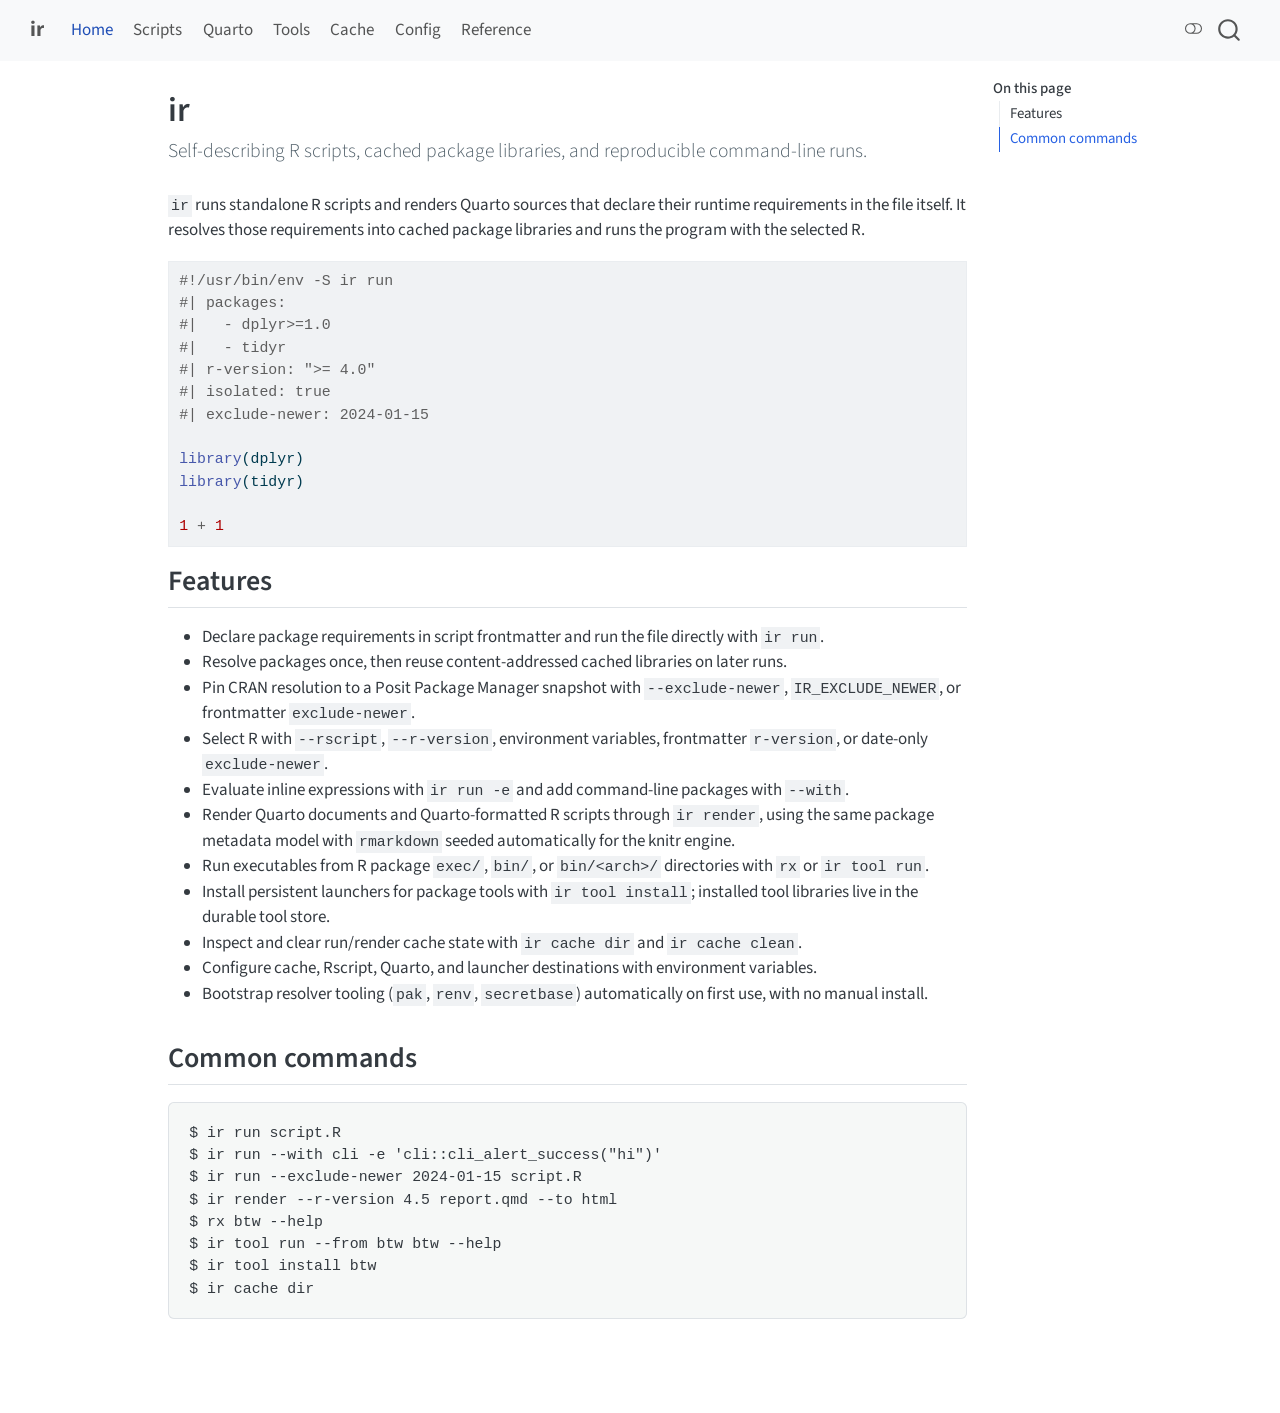
<file: index.html>
<!DOCTYPE html>
<html xmlns="http://www.w3.org/1999/xhtml" lang="en" xml:lang="en"><head>

<meta charset="utf-8">
<meta name="generator" content="quarto-1.9.38">

<meta name="viewport" content="width=device-width, initial-scale=1.0, user-scalable=yes">


<title>ir</title>
<style>
/* Default styles provided by pandoc.
** See https://pandoc.org/MANUAL.html#variables-for-html for config info.
*/
code{white-space: pre-wrap;}
span.smallcaps{font-variant: small-caps;}
div.columns{display: flex; gap: min(4vw, 1.5em);}
div.column{flex: auto; overflow-x: auto;}
div.hanging-indent{margin-left: 1.5em; text-indent: -1.5em;}
ul.task-list{list-style: none;}
ul.task-list li input[type="checkbox"] {
  width: 0.8em;
  margin: 0 0.8em 0.2em -1em; /* quarto-specific, see https://github.com/quarto-dev/quarto-cli/issues/4556 */ 
  vertical-align: middle;
}
/* CSS for syntax highlighting */
html { -webkit-text-size-adjust: 100%; }
pre > code.sourceCode { white-space: pre; position: relative; }
pre > code.sourceCode > span { display: inline-block; line-height: 1.25; }
pre > code.sourceCode > span:empty { height: 1.2em; }
.sourceCode { overflow: visible; }
code.sourceCode > span { color: inherit; text-decoration: inherit; }
div.sourceCode { margin: 1em 0; }
pre.sourceCode { margin: 0; }
@media screen {
div.sourceCode { overflow: auto; }
}
@media print {
pre > code.sourceCode { white-space: pre-wrap; }
pre > code.sourceCode > span { text-indent: -5em; padding-left: 5em; }
}
pre.numberSource code
  { counter-reset: source-line 0; }
pre.numberSource code > span
  { position: relative; left: -4em; counter-increment: source-line; }
pre.numberSource code > span > a:first-child::before
  { content: counter(source-line);
    position: relative; left: -1em; text-align: right; vertical-align: baseline;
    border: none; display: inline-block;
    -webkit-touch-callout: none; -webkit-user-select: none;
    -khtml-user-select: none; -moz-user-select: none;
    -ms-user-select: none; user-select: none;
    padding: 0 4px; width: 4em;
  }
pre.numberSource { margin-left: 3em;  padding-left: 4px; }
div.sourceCode
  {   }
@media screen {
pre > code.sourceCode > span > a:first-child::before { text-decoration: underline; }
}
</style>


<script src="site_libs/quarto-nav/quarto-nav.js"></script>
<script src="site_libs/quarto-nav/headroom.min.js"></script>
<script src="site_libs/clipboard/clipboard.min.js"></script>
<script src="site_libs/quarto-search/autocomplete.umd.js"></script>
<script src="site_libs/quarto-search/fuse.min.js"></script>
<script src="site_libs/quarto-search/quarto-search.js"></script>
<meta name="quarto:offset" content="./">
<script src="site_libs/quarto-html/quarto.js" type="module"></script>
<script src="site_libs/quarto-html/tabsets/tabsets.js" type="module"></script>
<script src="site_libs/quarto-html/popper.min.js"></script>
<script src="site_libs/quarto-html/tippy.umd.min.js"></script>
<script src="site_libs/quarto-html/anchor.min.js"></script>
<link href="site_libs/quarto-html/tippy.css" rel="stylesheet">
<link href="site_libs/quarto-html/quarto-syntax-highlighting-15634bcf2e68342d4ad2dfa704d543f6.css" rel="stylesheet" class="quarto-color-scheme" id="quarto-text-highlighting-styles">
<link href="site_libs/quarto-html/quarto-syntax-highlighting-dark-0a6b7249c26820e032cb0bd839ff02b1.css" rel="stylesheet" class="quarto-color-scheme quarto-color-alternate" id="quarto-text-highlighting-styles">
<link href="site_libs/quarto-html/quarto-syntax-highlighting-15634bcf2e68342d4ad2dfa704d543f6.css" rel="stylesheet" class="quarto-color-scheme-extra" id="quarto-text-highlighting-styles">
<script src="site_libs/bootstrap/bootstrap.min.js"></script>
<link href="site_libs/bootstrap/bootstrap-icons.css" rel="stylesheet">
<link href="site_libs/bootstrap/bootstrap-0134bf7ea20a951bf8969683a6dbdde6.min.css" rel="stylesheet" append-hash="true" class="quarto-color-scheme" id="quarto-bootstrap" data-mode="light">
<link href="site_libs/bootstrap/bootstrap-dark-7fb2366ea9cfc589a5fa427510273c33.min.css" rel="stylesheet" append-hash="true" class="quarto-color-scheme quarto-color-alternate" id="quarto-bootstrap" data-mode="dark">
<link href="site_libs/bootstrap/bootstrap-0134bf7ea20a951bf8969683a6dbdde6.min.css" rel="stylesheet" append-hash="true" class="quarto-color-scheme-extra" id="quarto-bootstrap" data-mode="light">
<script id="quarto-search-options" type="application/json">{
  "location": "navbar",
  "copy-button": false,
  "collapse-after": 3,
  "panel-placement": "end",
  "type": "overlay",
  "limit": 50,
  "keyboard-shortcut": [
    "f",
    "/",
    "s"
  ],
  "show-item-context": false,
  "language": {
    "search-no-results-text": "No results",
    "search-matching-documents-text": "matching documents",
    "search-copy-link-title": "Copy link to search",
    "search-hide-matches-text": "Hide additional matches",
    "search-more-match-text": "more match in this document",
    "search-more-matches-text": "more matches in this document",
    "search-clear-button-title": "Clear",
    "search-text-placeholder": "",
    "search-detached-cancel-button-title": "Cancel",
    "search-submit-button-title": "Submit",
    "search-label": "Search"
  }
}</script>


<link rel="stylesheet" href="styles.css">
</head>

<body class="nav-fixed quarto-light"><script id="quarto-html-before-body" type="application/javascript">
    const toggleBodyColorMode = (bsSheetEl) => {
      const mode = bsSheetEl.getAttribute("data-mode");
      const bodyEl = window.document.querySelector("body");
      if (mode === "dark") {
        bodyEl.classList.add("quarto-dark");
        bodyEl.classList.remove("quarto-light");
      } else {
        bodyEl.classList.add("quarto-light");
        bodyEl.classList.remove("quarto-dark");
      }
    }
    const toggleBodyColorPrimary = () => {
      const bsSheetEl = window.document.querySelector("link#quarto-bootstrap:not([rel=disabled-stylesheet])");
      if (bsSheetEl) {
        toggleBodyColorMode(bsSheetEl);
      }
    }
    const setColorSchemeToggle = (alternate) => {
      const toggles = window.document.querySelectorAll('.quarto-color-scheme-toggle');
      for (let i=0; i < toggles.length; i++) {
        const toggle = toggles[i];
        if (toggle) {
          if (alternate) {
            toggle.classList.add("alternate");
          } else {
            toggle.classList.remove("alternate");
          }
        }
      }
    };
    const toggleColorMode = (alternate) => {
      // Switch the stylesheets
      const primaryStylesheets = window.document.querySelectorAll('link.quarto-color-scheme:not(.quarto-color-alternate)');
      const alternateStylesheets = window.document.querySelectorAll('link.quarto-color-scheme.quarto-color-alternate');
      manageTransitions('#quarto-margin-sidebar .nav-link', false);
      if (alternate) {
        // note: dark is layered on light, we don't disable primary!
        enableStylesheet(alternateStylesheets);
        for (const sheetNode of alternateStylesheets) {
          if (sheetNode.id === "quarto-bootstrap") {
            toggleBodyColorMode(sheetNode);
          }
        }
      } else {
        disableStylesheet(alternateStylesheets);
        enableStylesheet(primaryStylesheets)
        toggleBodyColorPrimary();
      }
      manageTransitions('#quarto-margin-sidebar .nav-link', true);
      // Switch the toggles
      setColorSchemeToggle(alternate)
      // Hack to workaround the fact that safari doesn't
      // properly recolor the scrollbar when toggling (#1455)
      if (navigator.userAgent.indexOf('Safari') > 0 && navigator.userAgent.indexOf('Chrome') == -1) {
        manageTransitions("body", false);
        window.scrollTo(0, 1);
        setTimeout(() => {
          window.scrollTo(0, 0);
          manageTransitions("body", true);
        }, 40);
      }
    }
    const disableStylesheet = (stylesheets) => {
      for (let i=0; i < stylesheets.length; i++) {
        const stylesheet = stylesheets[i];
        stylesheet.rel = 'disabled-stylesheet';
      }
    }
    const enableStylesheet = (stylesheets) => {
      for (let i=0; i < stylesheets.length; i++) {
        const stylesheet = stylesheets[i];
        if(stylesheet.rel !== 'stylesheet') { // for Chrome, which will still FOUC without this check
          stylesheet.rel = 'stylesheet';
        }
      }
    }
    const manageTransitions = (selector, allowTransitions) => {
      const els = window.document.querySelectorAll(selector);
      for (let i=0; i < els.length; i++) {
        const el = els[i];
        if (allowTransitions) {
          el.classList.remove('notransition');
        } else {
          el.classList.add('notransition');
        }
      }
    }
    const isFileUrl = () => {
      return window.location.protocol === 'file:';
    }
    const hasAlternateSentinel = () => {
      let styleSentinel = getColorSchemeSentinel();
      if (styleSentinel !== null) {
        return styleSentinel === "alternate";
      } else {
        return false;
      }
    }
    const setStyleSentinel = (alternate) => {
      const value = alternate ? "alternate" : "default";
      if (!isFileUrl()) {
        window.localStorage.setItem("quarto-color-scheme", value);
      } else {
        localAlternateSentinel = value;
      }
    }
    const getColorSchemeSentinel = () => {
      if (!isFileUrl()) {
        const storageValue = window.localStorage.getItem("quarto-color-scheme");
        return storageValue != null ? storageValue : localAlternateSentinel;
      } else {
        return localAlternateSentinel;
      }
    }
    const toggleGiscusIfUsed = (isAlternate, darkModeDefault) => {
      const baseTheme = document.querySelector('#giscus-base-theme')?.value ?? 'light';
      const alternateTheme = document.querySelector('#giscus-alt-theme')?.value ?? 'dark';
      let newTheme = '';
      if(authorPrefersDark) {
        newTheme = isAlternate ? baseTheme : alternateTheme;
      } else {
        newTheme = isAlternate ? alternateTheme : baseTheme;
      }
      const changeGiscusTheme = () => {
        // From: https://github.com/giscus/giscus/issues/336
        const sendMessage = (message) => {
          const iframe = document.querySelector('iframe.giscus-frame');
          if (!iframe) return;
          iframe.contentWindow.postMessage({ giscus: message }, 'https://giscus.app');
        }
        sendMessage({
          setConfig: {
            theme: newTheme
          }
        });
      }
      const isGiscussLoaded = window.document.querySelector('iframe.giscus-frame') !== null;
      if (isGiscussLoaded) {
        changeGiscusTheme();
      }
    };
    const authorPrefersDark = false;
    const darkModeDefault = authorPrefersDark;
      document.querySelector('link#quarto-text-highlighting-styles.quarto-color-scheme-extra').rel = 'disabled-stylesheet';
      document.querySelector('link#quarto-bootstrap.quarto-color-scheme-extra').rel = 'disabled-stylesheet';
    let localAlternateSentinel = darkModeDefault ? 'alternate' : 'default';
    // Dark / light mode switch
    window.quartoToggleColorScheme = () => {
      // Read the current dark / light value
      let toAlternate = !hasAlternateSentinel();
      toggleColorMode(toAlternate);
      setStyleSentinel(toAlternate);
      toggleGiscusIfUsed(toAlternate, darkModeDefault);
      window.dispatchEvent(new Event('resize'));
    };
    // Switch to dark mode if need be
    if (hasAlternateSentinel()) {
      toggleColorMode(true);
    } else {
      toggleColorMode(false);
    }
  </script>

<div id="quarto-search-results"></div>
  <header id="quarto-header" class="headroom fixed-top">
    <nav class="navbar navbar-expand-lg " data-bs-theme="dark">
      <div class="navbar-container container-fluid">
      <div class="navbar-brand-container mx-auto">
    <a class="navbar-brand" href="./index.html">
    <span class="navbar-title">ir</span>
    </a>
  </div>
            <div id="quarto-search" class="" title="Search"></div>
          <button class="navbar-toggler" type="button" data-bs-toggle="collapse" data-bs-target="#navbarCollapse" aria-controls="navbarCollapse" role="menu" aria-expanded="false" aria-label="Toggle navigation" onclick="if (window.quartoToggleHeadroom) { window.quartoToggleHeadroom(); }">
  <span class="navbar-toggler-icon"></span>
</button>
          <div class="collapse navbar-collapse" id="navbarCollapse">
            <ul class="navbar-nav navbar-nav-scroll me-auto">
  <li class="nav-item">
    <a class="nav-link active" href="./index.html" aria-current="page"> 
<span class="menu-text">Home</span></a>
  </li>  
  <li class="nav-item">
    <a class="nav-link" href="./run.html"> 
<span class="menu-text">Scripts</span></a>
  </li>  
  <li class="nav-item">
    <a class="nav-link" href="./quarto.html"> 
<span class="menu-text">Quarto</span></a>
  </li>  
  <li class="nav-item">
    <a class="nav-link" href="./tools.html"> 
<span class="menu-text">Tools</span></a>
  </li>  
  <li class="nav-item">
    <a class="nav-link" href="./cache.html"> 
<span class="menu-text">Cache</span></a>
  </li>  
  <li class="nav-item">
    <a class="nav-link" href="./config.html"> 
<span class="menu-text">Config</span></a>
  </li>  
  <li class="nav-item">
    <a class="nav-link" href="./reference.html"> 
<span class="menu-text">Reference</span></a>
  </li>  
</ul>
          </div> <!-- /navcollapse -->
            <div class="quarto-navbar-tools">
  <a href="" class="quarto-color-scheme-toggle quarto-navigation-tool  px-1" onclick="window.quartoToggleColorScheme(); return false;" title="Toggle dark mode"><i class="bi"></i></a>
</div>
      </div> <!-- /container-fluid -->
    </nav>
</header>
<!-- content -->
<div id="quarto-content" class="quarto-container page-columns page-rows-contents page-layout-article page-navbar">
<!-- sidebar -->
<!-- margin-sidebar -->
    <div id="quarto-margin-sidebar" class="sidebar margin-sidebar">
        <nav id="TOC" role="doc-toc" class="toc-active">
    <h2 id="toc-title">On this page</h2>
   
  <ul>
  <li><a href="#features" id="toc-features" class="nav-link active" data-scroll-target="#features">Features</a></li>
  <li><a href="#common-commands" id="toc-common-commands" class="nav-link" data-scroll-target="#common-commands">Common commands</a></li>
  </ul>
</nav>
    </div>
<!-- main -->
<main class="content" id="quarto-document-content">


<header id="title-block-header" class="quarto-title-block default">
<div class="quarto-title">
<h1 class="title">ir</h1>
<p class="subtitle lead">Self-describing R scripts, cached package libraries, and reproducible command-line runs.</p>
</div>



<div class="quarto-title-meta">

    
  
    
  </div>
  


</header>


<p><code>ir</code> runs standalone R scripts and renders Quarto sources that declare their runtime requirements in the file itself. It resolves those requirements into cached package libraries and runs the program with the selected R.</p>
<div class="code-copy-outer-scaffold"><div class="sourceCode" id="cb1"><pre class="sourceCode r code-with-copy"><code class="sourceCode r"><span id="cb1-1"><a href="#cb1-1" aria-hidden="true" tabindex="-1"></a><span class="co">#!/usr/bin/env -S ir run</span></span>
<span id="cb1-2"><a href="#cb1-2" aria-hidden="true" tabindex="-1"></a><span class="co">#| packages:</span></span>
<span id="cb1-3"><a href="#cb1-3" aria-hidden="true" tabindex="-1"></a><span class="co">#|   - dplyr&gt;=1.0</span></span>
<span id="cb1-4"><a href="#cb1-4" aria-hidden="true" tabindex="-1"></a><span class="co">#|   - tidyr</span></span>
<span id="cb1-5"><a href="#cb1-5" aria-hidden="true" tabindex="-1"></a><span class="co">#| r-version: "&gt;= 4.0"</span></span>
<span id="cb1-6"><a href="#cb1-6" aria-hidden="true" tabindex="-1"></a><span class="co">#| isolated: true</span></span>
<span id="cb1-7"><a href="#cb1-7" aria-hidden="true" tabindex="-1"></a><span class="co">#| exclude-newer: 2024-01-15</span></span>
<span id="cb1-8"><a href="#cb1-8" aria-hidden="true" tabindex="-1"></a></span>
<span id="cb1-9"><a href="#cb1-9" aria-hidden="true" tabindex="-1"></a><span class="fu">library</span>(dplyr)</span>
<span id="cb1-10"><a href="#cb1-10" aria-hidden="true" tabindex="-1"></a><span class="fu">library</span>(tidyr)</span>
<span id="cb1-11"><a href="#cb1-11" aria-hidden="true" tabindex="-1"></a></span>
<span id="cb1-12"><a href="#cb1-12" aria-hidden="true" tabindex="-1"></a><span class="dv">1</span> <span class="sc">+</span> <span class="dv">1</span></span></code></pre></div><button title="Copy to Clipboard" class="code-copy-button"><i class="bi"></i></button></div>
<section id="features" class="level2">
<h2 class="anchored" data-anchor-id="features">Features</h2>
<ul>
<li>Declare package requirements in script frontmatter and run the file directly with <code>ir run</code>.</li>
<li>Resolve packages once, then reuse content-addressed cached libraries on later runs.</li>
<li>Pin CRAN resolution to a Posit Package Manager snapshot with <code>--exclude-newer</code>, <code>IR_EXCLUDE_NEWER</code>, or frontmatter <code>exclude-newer</code>.</li>
<li>Select R with <code>--rscript</code>, <code>--r-version</code>, environment variables, frontmatter <code>r-version</code>, or date-only <code>exclude-newer</code>.</li>
<li>Evaluate inline expressions with <code>ir run -e</code> and add command-line packages with <code>--with</code>.</li>
<li>Render Quarto documents and Quarto-formatted R scripts through <code>ir render</code>, using the same package metadata model with <code>rmarkdown</code> seeded automatically for the knitr engine.</li>
<li>Run executables from R package <code>exec/</code>, <code>bin/</code>, or <code>bin/&lt;arch&gt;/</code> directories with <code>rx</code> or <code>ir tool run</code>.</li>
<li>Install persistent launchers for package tools with <code>ir tool install</code>; installed tool libraries live in the durable tool store.</li>
<li>Inspect and clear run/render cache state with <code>ir cache dir</code> and <code>ir cache clean</code>.</li>
<li>Configure cache, Rscript, Quarto, and launcher destinations with environment variables.</li>
<li>Bootstrap resolver tooling (<code>pak</code>, <code>renv</code>, <code>secretbase</code>) automatically on first use, with no manual install.</li>
</ul>
</section>
<section id="common-commands" class="level2">
<h2 class="anchored" data-anchor-id="common-commands">Common commands</h2>
<pre class="console"><code>$ ir run script.R
$ ir run --with cli -e 'cli::cli_alert_success("hi")'
$ ir run --exclude-newer 2024-01-15 script.R
$ ir render --r-version 4.5 report.qmd --to html
$ rx btw --help
$ ir tool run --from btw btw --help
$ ir tool install btw
$ ir cache dir</code></pre>


</section>

</main> <!-- /main -->
<script id="quarto-html-after-body" type="application/javascript">
  window.document.addEventListener("DOMContentLoaded", function (event) {
    // Ensure there is a toggle, if there isn't float one in the top right
    if (window.document.querySelector('.quarto-color-scheme-toggle') === null) {
      const a = window.document.createElement('a');
      a.classList.add('top-right');
      a.classList.add('quarto-color-scheme-toggle');
      a.href = "";
      a.onclick = function() { try { window.quartoToggleColorScheme(); } catch {} return false; };
      const i = window.document.createElement("i");
      i.classList.add('bi');
      a.appendChild(i);
      window.document.body.appendChild(a);
    }
    setColorSchemeToggle(hasAlternateSentinel())
    const icon = "";
    const anchorJS = new window.AnchorJS();
    anchorJS.options = {
      placement: 'right',
      icon: icon
    };
    anchorJS.add('.anchored');
    const isCodeAnnotation = (el) => {
      for (const clz of el.classList) {
        if (clz.startsWith('code-annotation-')) {                     
          return true;
        }
      }
      return false;
    }
    const onCopySuccess = function(e) {
      // button target
      const button = e.trigger;
      // don't keep focus
      button.blur();
      // flash "checked"
      button.classList.add('code-copy-button-checked');
      var currentTitle = button.getAttribute("title");
      button.setAttribute("title", "Copied!");
      let tooltip;
      if (window.bootstrap) {
        button.setAttribute("data-bs-toggle", "tooltip");
        button.setAttribute("data-bs-placement", "left");
        button.setAttribute("data-bs-title", "Copied!");
        tooltip = new bootstrap.Tooltip(button, 
          { trigger: "manual", 
            customClass: "code-copy-button-tooltip",
            offset: [0, -8]});
        tooltip.show();    
      }
      setTimeout(function() {
        if (tooltip) {
          tooltip.hide();
          button.removeAttribute("data-bs-title");
          button.removeAttribute("data-bs-toggle");
          button.removeAttribute("data-bs-placement");
        }
        button.setAttribute("title", currentTitle);
        button.classList.remove('code-copy-button-checked');
      }, 1000);
      // clear code selection
      e.clearSelection();
    }
    const getTextToCopy = function(trigger) {
      const outerScaffold = trigger.parentElement.cloneNode(true);
      const codeEl = outerScaffold.querySelector('code');
      for (const childEl of codeEl.children) {
        if (isCodeAnnotation(childEl)) {
          childEl.remove();
        }
      }
      return codeEl.innerText;
    }
    const clipboard = new window.ClipboardJS('.code-copy-button:not([data-in-quarto-modal])', {
      text: getTextToCopy
    });
    clipboard.on('success', onCopySuccess);
    if (window.document.getElementById('quarto-embedded-source-code-modal')) {
      const clipboardModal = new window.ClipboardJS('.code-copy-button[data-in-quarto-modal]', {
        text: getTextToCopy,
        container: window.document.getElementById('quarto-embedded-source-code-modal')
      });
      clipboardModal.on('success', onCopySuccess);
    }
      var localhostRegex = new RegExp(/^(?:http|https):\/\/localhost\:?[0-9]*\//);
      var mailtoRegex = new RegExp(/^mailto:/);
        var filterRegex = new RegExp("https:\/\/t-kalinowski\.github\.io\/ir\/");
      var isInternal = (href) => {
          return filterRegex.test(href) || localhostRegex.test(href) || mailtoRegex.test(href);
      }
      // Inspect non-navigation links and adorn them if external
     var links = window.document.querySelectorAll('a[href]:not(.nav-link):not(.navbar-brand):not(.toc-action):not(.sidebar-link):not(.sidebar-item-toggle):not(.pagination-link):not(.no-external):not([aria-hidden]):not(.dropdown-item):not(.quarto-navigation-tool):not(.about-link)');
      for (var i=0; i<links.length; i++) {
        const link = links[i];
        if (!isInternal(link.href)) {
          // undo the damage that might have been done by quarto-nav.js in the case of
          // links that we want to consider external
          if (link.dataset.originalHref !== undefined) {
            link.href = link.dataset.originalHref;
          }
        }
      }
    function tippyHover(el, contentFn, onTriggerFn, onUntriggerFn) {
      const config = {
        allowHTML: true,
        maxWidth: 500,
        delay: 100,
        arrow: false,
        appendTo: function(el) {
            return el.parentElement;
        },
        interactive: true,
        interactiveBorder: 10,
        theme: 'quarto',
        placement: 'bottom-start',
      };
      if (contentFn) {
        config.content = contentFn;
      }
      if (onTriggerFn) {
        config.onTrigger = onTriggerFn;
      }
      if (onUntriggerFn) {
        config.onUntrigger = onUntriggerFn;
      }
      window.tippy(el, config); 
    }
    const noterefs = window.document.querySelectorAll('a[role="doc-noteref"]');
    for (var i=0; i<noterefs.length; i++) {
      const ref = noterefs[i];
      tippyHover(ref, function() {
        // use id or data attribute instead here
        let href = ref.getAttribute('data-footnote-href') || ref.getAttribute('href');
        try { href = new URL(href).hash; } catch {}
        const id = href.replace(/^#\/?/, "");
        const note = window.document.getElementById(id);
        if (note) {
          return note.innerHTML;
        } else {
          return "";
        }
      });
    }
    const xrefs = window.document.querySelectorAll('a.quarto-xref');
    const processXRef = (id, note) => {
      // Strip column container classes
      const stripColumnClz = (el) => {
        el.classList.remove("page-full", "page-columns");
        if (el.children) {
          for (const child of el.children) {
            stripColumnClz(child);
          }
        }
      }
      stripColumnClz(note)
      if (id === null || id.startsWith('sec-')) {
        // Special case sections, only their first couple elements
        const container = document.createElement("div");
        if (note.children && note.children.length > 2) {
          container.appendChild(note.children[0].cloneNode(true));
          for (let i = 1; i < note.children.length; i++) {
            const child = note.children[i];
            if (child.tagName === "P" && child.innerText === "") {
              continue;
            } else {
              container.appendChild(child.cloneNode(true));
              break;
            }
          }
          if (window.Quarto?.typesetMath) {
            window.Quarto.typesetMath(container);
          }
          return container.innerHTML
        } else {
          if (window.Quarto?.typesetMath) {
            window.Quarto.typesetMath(note);
          }
          return note.innerHTML;
        }
      } else {
        // Remove any anchor links if they are present
        const anchorLink = note.querySelector('a.anchorjs-link');
        if (anchorLink) {
          anchorLink.remove();
        }
        if (window.Quarto?.typesetMath) {
          window.Quarto.typesetMath(note);
        }
        if (note.classList.contains("callout")) {
          return note.outerHTML;
        } else {
          return note.innerHTML;
        }
      }
    }
    for (var i=0; i<xrefs.length; i++) {
      const xref = xrefs[i];
      tippyHover(xref, undefined, function(instance) {
        instance.disable();
        let url = xref.getAttribute('href');
        let hash = undefined; 
        if (url.startsWith('#')) {
          hash = url;
        } else {
          try { hash = new URL(url).hash; } catch {}
        }
        if (hash) {
          const id = hash.replace(/^#\/?/, "");
          const note = window.document.getElementById(id);
          if (note !== null) {
            try {
              const html = processXRef(id, note.cloneNode(true));
              instance.setContent(html);
            } finally {
              instance.enable();
              instance.show();
            }
          } else {
            // See if we can fetch this
            fetch(url.split('#')[0])
            .then(res => res.text())
            .then(html => {
              const parser = new DOMParser();
              const htmlDoc = parser.parseFromString(html, "text/html");
              const note = htmlDoc.getElementById(id);
              if (note !== null) {
                const html = processXRef(id, note);
                instance.setContent(html);
              } 
            }).finally(() => {
              instance.enable();
              instance.show();
            });
          }
        } else {
          // See if we can fetch a full url (with no hash to target)
          // This is a special case and we should probably do some content thinning / targeting
          fetch(url)
          .then(res => res.text())
          .then(html => {
            const parser = new DOMParser();
            const htmlDoc = parser.parseFromString(html, "text/html");
            const note = htmlDoc.querySelector('main.content');
            if (note !== null) {
              // This should only happen for chapter cross references
              // (since there is no id in the URL)
              // remove the first header
              if (note.children.length > 0 && note.children[0].tagName === "HEADER") {
                note.children[0].remove();
              }
              const html = processXRef(null, note);
              instance.setContent(html);
            } 
          }).finally(() => {
            instance.enable();
            instance.show();
          });
        }
      }, function(instance) {
      });
    }
        let selectedAnnoteEl;
        const selectorForAnnotation = ( cell, annotation) => {
          let cellAttr = 'data-code-cell="' + cell + '"';
          let lineAttr = 'data-code-annotation="' +  annotation + '"';
          const selector = 'span[' + cellAttr + '][' + lineAttr + ']';
          return selector;
        }
        const selectCodeLines = (annoteEl) => {
          const doc = window.document;
          const targetCell = annoteEl.getAttribute("data-target-cell");
          const targetAnnotation = annoteEl.getAttribute("data-target-annotation");
          const annoteSpan = window.document.querySelector(selectorForAnnotation(targetCell, targetAnnotation));
          const lines = annoteSpan.getAttribute("data-code-lines").split(",");
          const lineIds = lines.map((line) => {
            return targetCell + "-" + line;
          })
          let top = null;
          let height = null;
          let parent = null;
          if (lineIds.length > 0) {
              //compute the position of the single el (top and bottom and make a div)
              const el = window.document.getElementById(lineIds[0]);
              top = el.offsetTop;
              height = el.offsetHeight;
              parent = el.parentElement.parentElement;
            if (lineIds.length > 1) {
              const lastEl = window.document.getElementById(lineIds[lineIds.length - 1]);
              const bottom = lastEl.offsetTop + lastEl.offsetHeight;
              height = bottom - top;
            }
            if (top !== null && height !== null && parent !== null) {
              // cook up a div (if necessary) and position it 
              let div = window.document.getElementById("code-annotation-line-highlight");
              if (div === null) {
                div = window.document.createElement("div");
                div.setAttribute("id", "code-annotation-line-highlight");
                div.style.position = 'absolute';
                parent.appendChild(div);
              }
              div.style.top = top - 2 + "px";
              div.style.height = height + 4 + "px";
              div.style.left = 0;
              let gutterDiv = window.document.getElementById("code-annotation-line-highlight-gutter");
              if (gutterDiv === null) {
                gutterDiv = window.document.createElement("div");
                gutterDiv.setAttribute("id", "code-annotation-line-highlight-gutter");
                gutterDiv.style.position = 'absolute';
                const codeCell = window.document.getElementById(targetCell);
                const gutter = codeCell.querySelector('.code-annotation-gutter');
                gutter.appendChild(gutterDiv);
              }
              gutterDiv.style.top = top - 2 + "px";
              gutterDiv.style.height = height + 4 + "px";
            }
            selectedAnnoteEl = annoteEl;
          }
        };
        const unselectCodeLines = () => {
          const elementsIds = ["code-annotation-line-highlight", "code-annotation-line-highlight-gutter"];
          elementsIds.forEach((elId) => {
            const div = window.document.getElementById(elId);
            if (div) {
              div.remove();
            }
          });
          selectedAnnoteEl = undefined;
        };
          // Handle positioning of the toggle
      window.addEventListener(
        "resize",
        throttle(() => {
          elRect = undefined;
          if (selectedAnnoteEl) {
            selectCodeLines(selectedAnnoteEl);
          }
        }, 10)
      );
      function throttle(fn, ms) {
      let throttle = false;
      let timer;
        return (...args) => {
          if(!throttle) { // first call gets through
              fn.apply(this, args);
              throttle = true;
          } else { // all the others get throttled
              if(timer) clearTimeout(timer); // cancel #2
              timer = setTimeout(() => {
                fn.apply(this, args);
                timer = throttle = false;
              }, ms);
          }
        };
      }
        // Attach click handler to the DT
        const annoteDls = window.document.querySelectorAll('dt[data-target-cell]');
        for (const annoteDlNode of annoteDls) {
          annoteDlNode.addEventListener('click', (event) => {
            const clickedEl = event.target;
            if (clickedEl !== selectedAnnoteEl) {
              unselectCodeLines();
              const activeEl = window.document.querySelector('dt[data-target-cell].code-annotation-active');
              if (activeEl) {
                activeEl.classList.remove('code-annotation-active');
              }
              selectCodeLines(clickedEl);
              clickedEl.classList.add('code-annotation-active');
            } else {
              // Unselect the line
              unselectCodeLines();
              clickedEl.classList.remove('code-annotation-active');
            }
          });
        }
    const findCites = (el) => {
      const parentEl = el.parentElement;
      if (parentEl) {
        const cites = parentEl.dataset.cites;
        if (cites) {
          return {
            el,
            cites: cites.split(' ')
          };
        } else {
          return findCites(el.parentElement)
        }
      } else {
        return undefined;
      }
    };
    var bibliorefs = window.document.querySelectorAll('a[role="doc-biblioref"]');
    for (var i=0; i<bibliorefs.length; i++) {
      const ref = bibliorefs[i];
      const citeInfo = findCites(ref);
      if (citeInfo) {
        tippyHover(citeInfo.el, function() {
          var popup = window.document.createElement('div');
          citeInfo.cites.forEach(function(cite) {
            var citeDiv = window.document.createElement('div');
            citeDiv.classList.add('hanging-indent');
            citeDiv.classList.add('csl-entry');
            var biblioDiv = window.document.getElementById('ref-' + cite);
            if (biblioDiv) {
              citeDiv.innerHTML = biblioDiv.innerHTML;
            }
            popup.appendChild(citeDiv);
          });
          return popup.innerHTML;
        });
      }
    }
  });
  </script>
</div> <!-- /content -->




</body></html>
</file>
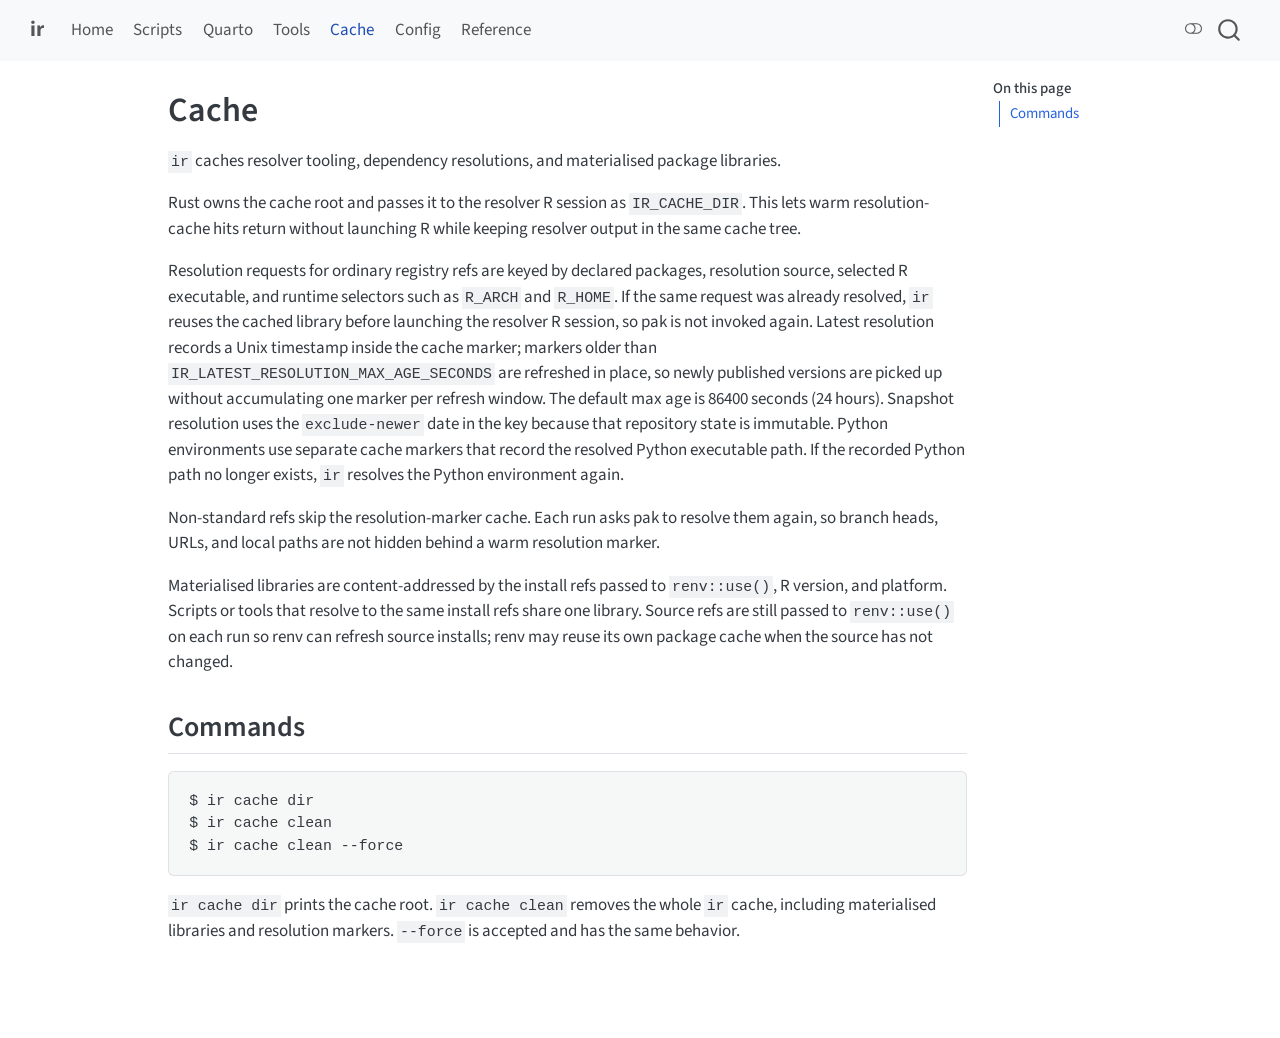
<file: cache.html>
<!DOCTYPE html>
<html xmlns="http://www.w3.org/1999/xhtml" lang="en" xml:lang="en"><head>

<meta charset="utf-8">
<meta name="generator" content="quarto-1.9.38">

<meta name="viewport" content="width=device-width, initial-scale=1.0, user-scalable=yes">


<title>Cache – ir</title>
<style>
/* Default styles provided by pandoc.
** See https://pandoc.org/MANUAL.html#variables-for-html for config info.
*/
code{white-space: pre-wrap;}
span.smallcaps{font-variant: small-caps;}
div.columns{display: flex; gap: min(4vw, 1.5em);}
div.column{flex: auto; overflow-x: auto;}
div.hanging-indent{margin-left: 1.5em; text-indent: -1.5em;}
ul.task-list{list-style: none;}
ul.task-list li input[type="checkbox"] {
  width: 0.8em;
  margin: 0 0.8em 0.2em -1em; /* quarto-specific, see https://github.com/quarto-dev/quarto-cli/issues/4556 */ 
  vertical-align: middle;
}
</style>


<script src="site_libs/quarto-nav/quarto-nav.js"></script>
<script src="site_libs/quarto-nav/headroom.min.js"></script>
<script src="site_libs/clipboard/clipboard.min.js"></script>
<script src="site_libs/quarto-search/autocomplete.umd.js"></script>
<script src="site_libs/quarto-search/fuse.min.js"></script>
<script src="site_libs/quarto-search/quarto-search.js"></script>
<meta name="quarto:offset" content="./">
<script src="site_libs/quarto-html/quarto.js" type="module"></script>
<script src="site_libs/quarto-html/tabsets/tabsets.js" type="module"></script>
<script src="site_libs/quarto-html/popper.min.js"></script>
<script src="site_libs/quarto-html/tippy.umd.min.js"></script>
<script src="site_libs/quarto-html/anchor.min.js"></script>
<link href="site_libs/quarto-html/tippy.css" rel="stylesheet">
<link href="site_libs/quarto-html/quarto-syntax-highlighting-15634bcf2e68342d4ad2dfa704d543f6.css" rel="stylesheet" class="quarto-color-scheme" id="quarto-text-highlighting-styles">
<link href="site_libs/quarto-html/quarto-syntax-highlighting-dark-0a6b7249c26820e032cb0bd839ff02b1.css" rel="stylesheet" class="quarto-color-scheme quarto-color-alternate" id="quarto-text-highlighting-styles">
<link href="site_libs/quarto-html/quarto-syntax-highlighting-15634bcf2e68342d4ad2dfa704d543f6.css" rel="stylesheet" class="quarto-color-scheme-extra" id="quarto-text-highlighting-styles">
<script src="site_libs/bootstrap/bootstrap.min.js"></script>
<link href="site_libs/bootstrap/bootstrap-icons.css" rel="stylesheet">
<link href="site_libs/bootstrap/bootstrap-0134bf7ea20a951bf8969683a6dbdde6.min.css" rel="stylesheet" append-hash="true" class="quarto-color-scheme" id="quarto-bootstrap" data-mode="light">
<link href="site_libs/bootstrap/bootstrap-dark-7fb2366ea9cfc589a5fa427510273c33.min.css" rel="stylesheet" append-hash="true" class="quarto-color-scheme quarto-color-alternate" id="quarto-bootstrap" data-mode="dark">
<link href="site_libs/bootstrap/bootstrap-0134bf7ea20a951bf8969683a6dbdde6.min.css" rel="stylesheet" append-hash="true" class="quarto-color-scheme-extra" id="quarto-bootstrap" data-mode="light">
<script id="quarto-search-options" type="application/json">{
  "location": "navbar",
  "copy-button": false,
  "collapse-after": 3,
  "panel-placement": "end",
  "type": "overlay",
  "limit": 50,
  "keyboard-shortcut": [
    "f",
    "/",
    "s"
  ],
  "show-item-context": false,
  "language": {
    "search-no-results-text": "No results",
    "search-matching-documents-text": "matching documents",
    "search-copy-link-title": "Copy link to search",
    "search-hide-matches-text": "Hide additional matches",
    "search-more-match-text": "more match in this document",
    "search-more-matches-text": "more matches in this document",
    "search-clear-button-title": "Clear",
    "search-text-placeholder": "",
    "search-detached-cancel-button-title": "Cancel",
    "search-submit-button-title": "Submit",
    "search-label": "Search"
  }
}</script>


<link rel="stylesheet" href="styles.css">
</head>

<body class="nav-fixed quarto-light"><script id="quarto-html-before-body" type="application/javascript">
    const toggleBodyColorMode = (bsSheetEl) => {
      const mode = bsSheetEl.getAttribute("data-mode");
      const bodyEl = window.document.querySelector("body");
      if (mode === "dark") {
        bodyEl.classList.add("quarto-dark");
        bodyEl.classList.remove("quarto-light");
      } else {
        bodyEl.classList.add("quarto-light");
        bodyEl.classList.remove("quarto-dark");
      }
    }
    const toggleBodyColorPrimary = () => {
      const bsSheetEl = window.document.querySelector("link#quarto-bootstrap:not([rel=disabled-stylesheet])");
      if (bsSheetEl) {
        toggleBodyColorMode(bsSheetEl);
      }
    }
    const setColorSchemeToggle = (alternate) => {
      const toggles = window.document.querySelectorAll('.quarto-color-scheme-toggle');
      for (let i=0; i < toggles.length; i++) {
        const toggle = toggles[i];
        if (toggle) {
          if (alternate) {
            toggle.classList.add("alternate");
          } else {
            toggle.classList.remove("alternate");
          }
        }
      }
    };
    const toggleColorMode = (alternate) => {
      // Switch the stylesheets
      const primaryStylesheets = window.document.querySelectorAll('link.quarto-color-scheme:not(.quarto-color-alternate)');
      const alternateStylesheets = window.document.querySelectorAll('link.quarto-color-scheme.quarto-color-alternate');
      manageTransitions('#quarto-margin-sidebar .nav-link', false);
      if (alternate) {
        // note: dark is layered on light, we don't disable primary!
        enableStylesheet(alternateStylesheets);
        for (const sheetNode of alternateStylesheets) {
          if (sheetNode.id === "quarto-bootstrap") {
            toggleBodyColorMode(sheetNode);
          }
        }
      } else {
        disableStylesheet(alternateStylesheets);
        enableStylesheet(primaryStylesheets)
        toggleBodyColorPrimary();
      }
      manageTransitions('#quarto-margin-sidebar .nav-link', true);
      // Switch the toggles
      setColorSchemeToggle(alternate)
      // Hack to workaround the fact that safari doesn't
      // properly recolor the scrollbar when toggling (#1455)
      if (navigator.userAgent.indexOf('Safari') > 0 && navigator.userAgent.indexOf('Chrome') == -1) {
        manageTransitions("body", false);
        window.scrollTo(0, 1);
        setTimeout(() => {
          window.scrollTo(0, 0);
          manageTransitions("body", true);
        }, 40);
      }
    }
    const disableStylesheet = (stylesheets) => {
      for (let i=0; i < stylesheets.length; i++) {
        const stylesheet = stylesheets[i];
        stylesheet.rel = 'disabled-stylesheet';
      }
    }
    const enableStylesheet = (stylesheets) => {
      for (let i=0; i < stylesheets.length; i++) {
        const stylesheet = stylesheets[i];
        if(stylesheet.rel !== 'stylesheet') { // for Chrome, which will still FOUC without this check
          stylesheet.rel = 'stylesheet';
        }
      }
    }
    const manageTransitions = (selector, allowTransitions) => {
      const els = window.document.querySelectorAll(selector);
      for (let i=0; i < els.length; i++) {
        const el = els[i];
        if (allowTransitions) {
          el.classList.remove('notransition');
        } else {
          el.classList.add('notransition');
        }
      }
    }
    const isFileUrl = () => {
      return window.location.protocol === 'file:';
    }
    const hasAlternateSentinel = () => {
      let styleSentinel = getColorSchemeSentinel();
      if (styleSentinel !== null) {
        return styleSentinel === "alternate";
      } else {
        return false;
      }
    }
    const setStyleSentinel = (alternate) => {
      const value = alternate ? "alternate" : "default";
      if (!isFileUrl()) {
        window.localStorage.setItem("quarto-color-scheme", value);
      } else {
        localAlternateSentinel = value;
      }
    }
    const getColorSchemeSentinel = () => {
      if (!isFileUrl()) {
        const storageValue = window.localStorage.getItem("quarto-color-scheme");
        return storageValue != null ? storageValue : localAlternateSentinel;
      } else {
        return localAlternateSentinel;
      }
    }
    const toggleGiscusIfUsed = (isAlternate, darkModeDefault) => {
      const baseTheme = document.querySelector('#giscus-base-theme')?.value ?? 'light';
      const alternateTheme = document.querySelector('#giscus-alt-theme')?.value ?? 'dark';
      let newTheme = '';
      if(authorPrefersDark) {
        newTheme = isAlternate ? baseTheme : alternateTheme;
      } else {
        newTheme = isAlternate ? alternateTheme : baseTheme;
      }
      const changeGiscusTheme = () => {
        // From: https://github.com/giscus/giscus/issues/336
        const sendMessage = (message) => {
          const iframe = document.querySelector('iframe.giscus-frame');
          if (!iframe) return;
          iframe.contentWindow.postMessage({ giscus: message }, 'https://giscus.app');
        }
        sendMessage({
          setConfig: {
            theme: newTheme
          }
        });
      }
      const isGiscussLoaded = window.document.querySelector('iframe.giscus-frame') !== null;
      if (isGiscussLoaded) {
        changeGiscusTheme();
      }
    };
    const authorPrefersDark = false;
    const darkModeDefault = authorPrefersDark;
      document.querySelector('link#quarto-text-highlighting-styles.quarto-color-scheme-extra').rel = 'disabled-stylesheet';
      document.querySelector('link#quarto-bootstrap.quarto-color-scheme-extra').rel = 'disabled-stylesheet';
    let localAlternateSentinel = darkModeDefault ? 'alternate' : 'default';
    // Dark / light mode switch
    window.quartoToggleColorScheme = () => {
      // Read the current dark / light value
      let toAlternate = !hasAlternateSentinel();
      toggleColorMode(toAlternate);
      setStyleSentinel(toAlternate);
      toggleGiscusIfUsed(toAlternate, darkModeDefault);
      window.dispatchEvent(new Event('resize'));
    };
    // Switch to dark mode if need be
    if (hasAlternateSentinel()) {
      toggleColorMode(true);
    } else {
      toggleColorMode(false);
    }
  </script>

<div id="quarto-search-results"></div>
  <header id="quarto-header" class="headroom fixed-top">
    <nav class="navbar navbar-expand-lg " data-bs-theme="dark">
      <div class="navbar-container container-fluid">
      <div class="navbar-brand-container mx-auto">
    <a class="navbar-brand" href="./index.html">
    <span class="navbar-title">ir</span>
    </a>
  </div>
            <div id="quarto-search" class="" title="Search"></div>
          <button class="navbar-toggler" type="button" data-bs-toggle="collapse" data-bs-target="#navbarCollapse" aria-controls="navbarCollapse" role="menu" aria-expanded="false" aria-label="Toggle navigation" onclick="if (window.quartoToggleHeadroom) { window.quartoToggleHeadroom(); }">
  <span class="navbar-toggler-icon"></span>
</button>
          <div class="collapse navbar-collapse" id="navbarCollapse">
            <ul class="navbar-nav navbar-nav-scroll me-auto">
  <li class="nav-item">
    <a class="nav-link" href="./index.html"> 
<span class="menu-text">Home</span></a>
  </li>  
  <li class="nav-item">
    <a class="nav-link" href="./run.html"> 
<span class="menu-text">Scripts</span></a>
  </li>  
  <li class="nav-item">
    <a class="nav-link" href="./quarto.html"> 
<span class="menu-text">Quarto</span></a>
  </li>  
  <li class="nav-item">
    <a class="nav-link" href="./tools.html"> 
<span class="menu-text">Tools</span></a>
  </li>  
  <li class="nav-item">
    <a class="nav-link active" href="./cache.html" aria-current="page"> 
<span class="menu-text">Cache</span></a>
  </li>  
  <li class="nav-item">
    <a class="nav-link" href="./config.html"> 
<span class="menu-text">Config</span></a>
  </li>  
  <li class="nav-item">
    <a class="nav-link" href="./reference.html"> 
<span class="menu-text">Reference</span></a>
  </li>  
</ul>
          </div> <!-- /navcollapse -->
            <div class="quarto-navbar-tools">
  <a href="" class="quarto-color-scheme-toggle quarto-navigation-tool  px-1" onclick="window.quartoToggleColorScheme(); return false;" title="Toggle dark mode"><i class="bi"></i></a>
</div>
      </div> <!-- /container-fluid -->
    </nav>
</header>
<!-- content -->
<div id="quarto-content" class="quarto-container page-columns page-rows-contents page-layout-article page-navbar">
<!-- sidebar -->
<!-- margin-sidebar -->
    <div id="quarto-margin-sidebar" class="sidebar margin-sidebar">
        <nav id="TOC" role="doc-toc" class="toc-active">
    <h2 id="toc-title">On this page</h2>
   
  <ul>
  <li><a href="#commands" id="toc-commands" class="nav-link active" data-scroll-target="#commands">Commands</a></li>
  </ul>
</nav>
    </div>
<!-- main -->
<main class="content" id="quarto-document-content">


<header id="title-block-header" class="quarto-title-block default">
<div class="quarto-title">
<h1 class="title">Cache</h1>
</div>



<div class="quarto-title-meta">

    
  
    
  </div>
  


</header>


<p><code>ir</code> caches resolver tooling, dependency resolutions, and materialised package libraries.</p>
<p>Rust owns the cache root and passes it to the resolver R session as <code>IR_CACHE_DIR</code>. This lets warm resolution-cache hits return without launching R while keeping resolver output in the same cache tree.</p>
<p>Resolution requests for ordinary registry refs are keyed by declared packages, resolution source, selected R executable, and runtime selectors such as <code>R_ARCH</code> and <code>R_HOME</code>. If the same request was already resolved, <code>ir</code> reuses the cached library before launching the resolver R session, so pak is not invoked again. Latest resolution records a Unix timestamp inside the cache marker; markers older than <code>IR_LATEST_RESOLUTION_MAX_AGE_SECONDS</code> are refreshed in place, so newly published versions are picked up without accumulating one marker per refresh window. The default max age is 86400 seconds (24 hours). Snapshot resolution uses the <code>exclude-newer</code> date in the key because that repository state is immutable. Python environments use separate cache markers that record the resolved Python executable path. If the recorded Python path no longer exists, <code>ir</code> resolves the Python environment again.</p>
<p>Non-standard refs skip the resolution-marker cache. Each run asks pak to resolve them again, so branch heads, URLs, and local paths are not hidden behind a warm resolution marker.</p>
<p>Materialised libraries are content-addressed by the install refs passed to <code>renv::use()</code>, R version, and platform. Scripts or tools that resolve to the same install refs share one library. Source refs are still passed to <code>renv::use()</code> on each run so renv can refresh source installs; renv may reuse its own package cache when the source has not changed.</p>
<section id="commands" class="level2">
<h2 class="anchored" data-anchor-id="commands">Commands</h2>
<pre class="console"><code>$ ir cache dir
$ ir cache clean
$ ir cache clean --force</code></pre>
<p><code>ir cache dir</code> prints the cache root. <code>ir cache clean</code> removes the whole <code>ir</code> cache, including materialised libraries and resolution markers. <code>--force</code> is accepted and has the same behavior.</p>


</section>

</main> <!-- /main -->
<script id="quarto-html-after-body" type="application/javascript">
  window.document.addEventListener("DOMContentLoaded", function (event) {
    // Ensure there is a toggle, if there isn't float one in the top right
    if (window.document.querySelector('.quarto-color-scheme-toggle') === null) {
      const a = window.document.createElement('a');
      a.classList.add('top-right');
      a.classList.add('quarto-color-scheme-toggle');
      a.href = "";
      a.onclick = function() { try { window.quartoToggleColorScheme(); } catch {} return false; };
      const i = window.document.createElement("i");
      i.classList.add('bi');
      a.appendChild(i);
      window.document.body.appendChild(a);
    }
    setColorSchemeToggle(hasAlternateSentinel())
    const icon = "";
    const anchorJS = new window.AnchorJS();
    anchorJS.options = {
      placement: 'right',
      icon: icon
    };
    anchorJS.add('.anchored');
    const isCodeAnnotation = (el) => {
      for (const clz of el.classList) {
        if (clz.startsWith('code-annotation-')) {                     
          return true;
        }
      }
      return false;
    }
    const onCopySuccess = function(e) {
      // button target
      const button = e.trigger;
      // don't keep focus
      button.blur();
      // flash "checked"
      button.classList.add('code-copy-button-checked');
      var currentTitle = button.getAttribute("title");
      button.setAttribute("title", "Copied!");
      let tooltip;
      if (window.bootstrap) {
        button.setAttribute("data-bs-toggle", "tooltip");
        button.setAttribute("data-bs-placement", "left");
        button.setAttribute("data-bs-title", "Copied!");
        tooltip = new bootstrap.Tooltip(button, 
          { trigger: "manual", 
            customClass: "code-copy-button-tooltip",
            offset: [0, -8]});
        tooltip.show();    
      }
      setTimeout(function() {
        if (tooltip) {
          tooltip.hide();
          button.removeAttribute("data-bs-title");
          button.removeAttribute("data-bs-toggle");
          button.removeAttribute("data-bs-placement");
        }
        button.setAttribute("title", currentTitle);
        button.classList.remove('code-copy-button-checked');
      }, 1000);
      // clear code selection
      e.clearSelection();
    }
    const getTextToCopy = function(trigger) {
      const outerScaffold = trigger.parentElement.cloneNode(true);
      const codeEl = outerScaffold.querySelector('code');
      for (const childEl of codeEl.children) {
        if (isCodeAnnotation(childEl)) {
          childEl.remove();
        }
      }
      return codeEl.innerText;
    }
    const clipboard = new window.ClipboardJS('.code-copy-button:not([data-in-quarto-modal])', {
      text: getTextToCopy
    });
    clipboard.on('success', onCopySuccess);
    if (window.document.getElementById('quarto-embedded-source-code-modal')) {
      const clipboardModal = new window.ClipboardJS('.code-copy-button[data-in-quarto-modal]', {
        text: getTextToCopy,
        container: window.document.getElementById('quarto-embedded-source-code-modal')
      });
      clipboardModal.on('success', onCopySuccess);
    }
      var localhostRegex = new RegExp(/^(?:http|https):\/\/localhost\:?[0-9]*\//);
      var mailtoRegex = new RegExp(/^mailto:/);
        var filterRegex = new RegExp("https:\/\/t-kalinowski\.github\.io\/ir\/");
      var isInternal = (href) => {
          return filterRegex.test(href) || localhostRegex.test(href) || mailtoRegex.test(href);
      }
      // Inspect non-navigation links and adorn them if external
     var links = window.document.querySelectorAll('a[href]:not(.nav-link):not(.navbar-brand):not(.toc-action):not(.sidebar-link):not(.sidebar-item-toggle):not(.pagination-link):not(.no-external):not([aria-hidden]):not(.dropdown-item):not(.quarto-navigation-tool):not(.about-link)');
      for (var i=0; i<links.length; i++) {
        const link = links[i];
        if (!isInternal(link.href)) {
          // undo the damage that might have been done by quarto-nav.js in the case of
          // links that we want to consider external
          if (link.dataset.originalHref !== undefined) {
            link.href = link.dataset.originalHref;
          }
        }
      }
    function tippyHover(el, contentFn, onTriggerFn, onUntriggerFn) {
      const config = {
        allowHTML: true,
        maxWidth: 500,
        delay: 100,
        arrow: false,
        appendTo: function(el) {
            return el.parentElement;
        },
        interactive: true,
        interactiveBorder: 10,
        theme: 'quarto',
        placement: 'bottom-start',
      };
      if (contentFn) {
        config.content = contentFn;
      }
      if (onTriggerFn) {
        config.onTrigger = onTriggerFn;
      }
      if (onUntriggerFn) {
        config.onUntrigger = onUntriggerFn;
      }
      window.tippy(el, config); 
    }
    const noterefs = window.document.querySelectorAll('a[role="doc-noteref"]');
    for (var i=0; i<noterefs.length; i++) {
      const ref = noterefs[i];
      tippyHover(ref, function() {
        // use id or data attribute instead here
        let href = ref.getAttribute('data-footnote-href') || ref.getAttribute('href');
        try { href = new URL(href).hash; } catch {}
        const id = href.replace(/^#\/?/, "");
        const note = window.document.getElementById(id);
        if (note) {
          return note.innerHTML;
        } else {
          return "";
        }
      });
    }
    const xrefs = window.document.querySelectorAll('a.quarto-xref');
    const processXRef = (id, note) => {
      // Strip column container classes
      const stripColumnClz = (el) => {
        el.classList.remove("page-full", "page-columns");
        if (el.children) {
          for (const child of el.children) {
            stripColumnClz(child);
          }
        }
      }
      stripColumnClz(note)
      if (id === null || id.startsWith('sec-')) {
        // Special case sections, only their first couple elements
        const container = document.createElement("div");
        if (note.children && note.children.length > 2) {
          container.appendChild(note.children[0].cloneNode(true));
          for (let i = 1; i < note.children.length; i++) {
            const child = note.children[i];
            if (child.tagName === "P" && child.innerText === "") {
              continue;
            } else {
              container.appendChild(child.cloneNode(true));
              break;
            }
          }
          if (window.Quarto?.typesetMath) {
            window.Quarto.typesetMath(container);
          }
          return container.innerHTML
        } else {
          if (window.Quarto?.typesetMath) {
            window.Quarto.typesetMath(note);
          }
          return note.innerHTML;
        }
      } else {
        // Remove any anchor links if they are present
        const anchorLink = note.querySelector('a.anchorjs-link');
        if (anchorLink) {
          anchorLink.remove();
        }
        if (window.Quarto?.typesetMath) {
          window.Quarto.typesetMath(note);
        }
        if (note.classList.contains("callout")) {
          return note.outerHTML;
        } else {
          return note.innerHTML;
        }
      }
    }
    for (var i=0; i<xrefs.length; i++) {
      const xref = xrefs[i];
      tippyHover(xref, undefined, function(instance) {
        instance.disable();
        let url = xref.getAttribute('href');
        let hash = undefined; 
        if (url.startsWith('#')) {
          hash = url;
        } else {
          try { hash = new URL(url).hash; } catch {}
        }
        if (hash) {
          const id = hash.replace(/^#\/?/, "");
          const note = window.document.getElementById(id);
          if (note !== null) {
            try {
              const html = processXRef(id, note.cloneNode(true));
              instance.setContent(html);
            } finally {
              instance.enable();
              instance.show();
            }
          } else {
            // See if we can fetch this
            fetch(url.split('#')[0])
            .then(res => res.text())
            .then(html => {
              const parser = new DOMParser();
              const htmlDoc = parser.parseFromString(html, "text/html");
              const note = htmlDoc.getElementById(id);
              if (note !== null) {
                const html = processXRef(id, note);
                instance.setContent(html);
              } 
            }).finally(() => {
              instance.enable();
              instance.show();
            });
          }
        } else {
          // See if we can fetch a full url (with no hash to target)
          // This is a special case and we should probably do some content thinning / targeting
          fetch(url)
          .then(res => res.text())
          .then(html => {
            const parser = new DOMParser();
            const htmlDoc = parser.parseFromString(html, "text/html");
            const note = htmlDoc.querySelector('main.content');
            if (note !== null) {
              // This should only happen for chapter cross references
              // (since there is no id in the URL)
              // remove the first header
              if (note.children.length > 0 && note.children[0].tagName === "HEADER") {
                note.children[0].remove();
              }
              const html = processXRef(null, note);
              instance.setContent(html);
            } 
          }).finally(() => {
            instance.enable();
            instance.show();
          });
        }
      }, function(instance) {
      });
    }
        let selectedAnnoteEl;
        const selectorForAnnotation = ( cell, annotation) => {
          let cellAttr = 'data-code-cell="' + cell + '"';
          let lineAttr = 'data-code-annotation="' +  annotation + '"';
          const selector = 'span[' + cellAttr + '][' + lineAttr + ']';
          return selector;
        }
        const selectCodeLines = (annoteEl) => {
          const doc = window.document;
          const targetCell = annoteEl.getAttribute("data-target-cell");
          const targetAnnotation = annoteEl.getAttribute("data-target-annotation");
          const annoteSpan = window.document.querySelector(selectorForAnnotation(targetCell, targetAnnotation));
          const lines = annoteSpan.getAttribute("data-code-lines").split(",");
          const lineIds = lines.map((line) => {
            return targetCell + "-" + line;
          })
          let top = null;
          let height = null;
          let parent = null;
          if (lineIds.length > 0) {
              //compute the position of the single el (top and bottom and make a div)
              const el = window.document.getElementById(lineIds[0]);
              top = el.offsetTop;
              height = el.offsetHeight;
              parent = el.parentElement.parentElement;
            if (lineIds.length > 1) {
              const lastEl = window.document.getElementById(lineIds[lineIds.length - 1]);
              const bottom = lastEl.offsetTop + lastEl.offsetHeight;
              height = bottom - top;
            }
            if (top !== null && height !== null && parent !== null) {
              // cook up a div (if necessary) and position it 
              let div = window.document.getElementById("code-annotation-line-highlight");
              if (div === null) {
                div = window.document.createElement("div");
                div.setAttribute("id", "code-annotation-line-highlight");
                div.style.position = 'absolute';
                parent.appendChild(div);
              }
              div.style.top = top - 2 + "px";
              div.style.height = height + 4 + "px";
              div.style.left = 0;
              let gutterDiv = window.document.getElementById("code-annotation-line-highlight-gutter");
              if (gutterDiv === null) {
                gutterDiv = window.document.createElement("div");
                gutterDiv.setAttribute("id", "code-annotation-line-highlight-gutter");
                gutterDiv.style.position = 'absolute';
                const codeCell = window.document.getElementById(targetCell);
                const gutter = codeCell.querySelector('.code-annotation-gutter');
                gutter.appendChild(gutterDiv);
              }
              gutterDiv.style.top = top - 2 + "px";
              gutterDiv.style.height = height + 4 + "px";
            }
            selectedAnnoteEl = annoteEl;
          }
        };
        const unselectCodeLines = () => {
          const elementsIds = ["code-annotation-line-highlight", "code-annotation-line-highlight-gutter"];
          elementsIds.forEach((elId) => {
            const div = window.document.getElementById(elId);
            if (div) {
              div.remove();
            }
          });
          selectedAnnoteEl = undefined;
        };
          // Handle positioning of the toggle
      window.addEventListener(
        "resize",
        throttle(() => {
          elRect = undefined;
          if (selectedAnnoteEl) {
            selectCodeLines(selectedAnnoteEl);
          }
        }, 10)
      );
      function throttle(fn, ms) {
      let throttle = false;
      let timer;
        return (...args) => {
          if(!throttle) { // first call gets through
              fn.apply(this, args);
              throttle = true;
          } else { // all the others get throttled
              if(timer) clearTimeout(timer); // cancel #2
              timer = setTimeout(() => {
                fn.apply(this, args);
                timer = throttle = false;
              }, ms);
          }
        };
      }
        // Attach click handler to the DT
        const annoteDls = window.document.querySelectorAll('dt[data-target-cell]');
        for (const annoteDlNode of annoteDls) {
          annoteDlNode.addEventListener('click', (event) => {
            const clickedEl = event.target;
            if (clickedEl !== selectedAnnoteEl) {
              unselectCodeLines();
              const activeEl = window.document.querySelector('dt[data-target-cell].code-annotation-active');
              if (activeEl) {
                activeEl.classList.remove('code-annotation-active');
              }
              selectCodeLines(clickedEl);
              clickedEl.classList.add('code-annotation-active');
            } else {
              // Unselect the line
              unselectCodeLines();
              clickedEl.classList.remove('code-annotation-active');
            }
          });
        }
    const findCites = (el) => {
      const parentEl = el.parentElement;
      if (parentEl) {
        const cites = parentEl.dataset.cites;
        if (cites) {
          return {
            el,
            cites: cites.split(' ')
          };
        } else {
          return findCites(el.parentElement)
        }
      } else {
        return undefined;
      }
    };
    var bibliorefs = window.document.querySelectorAll('a[role="doc-biblioref"]');
    for (var i=0; i<bibliorefs.length; i++) {
      const ref = bibliorefs[i];
      const citeInfo = findCites(ref);
      if (citeInfo) {
        tippyHover(citeInfo.el, function() {
          var popup = window.document.createElement('div');
          citeInfo.cites.forEach(function(cite) {
            var citeDiv = window.document.createElement('div');
            citeDiv.classList.add('hanging-indent');
            citeDiv.classList.add('csl-entry');
            var biblioDiv = window.document.getElementById('ref-' + cite);
            if (biblioDiv) {
              citeDiv.innerHTML = biblioDiv.innerHTML;
            }
            popup.appendChild(citeDiv);
          });
          return popup.innerHTML;
        });
      }
    }
  });
  </script>
</div> <!-- /content -->




</body></html>
</file>
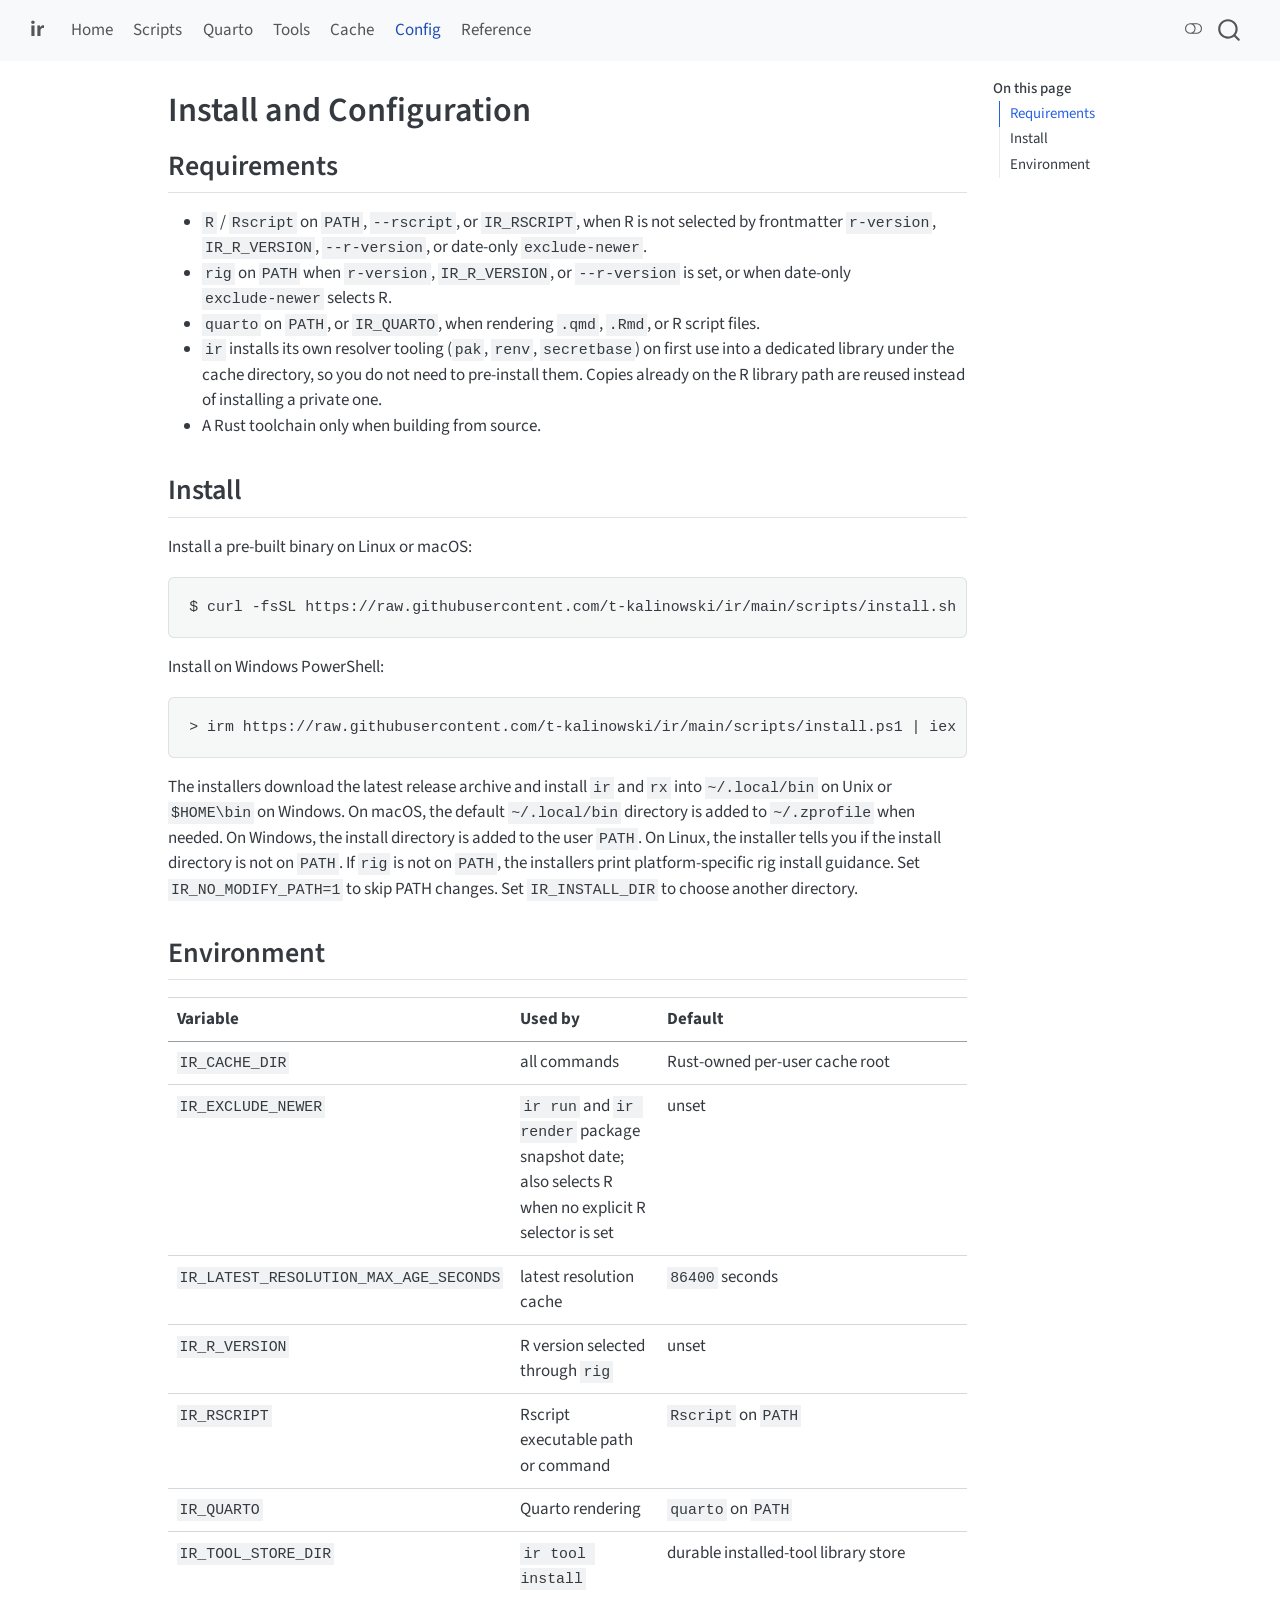
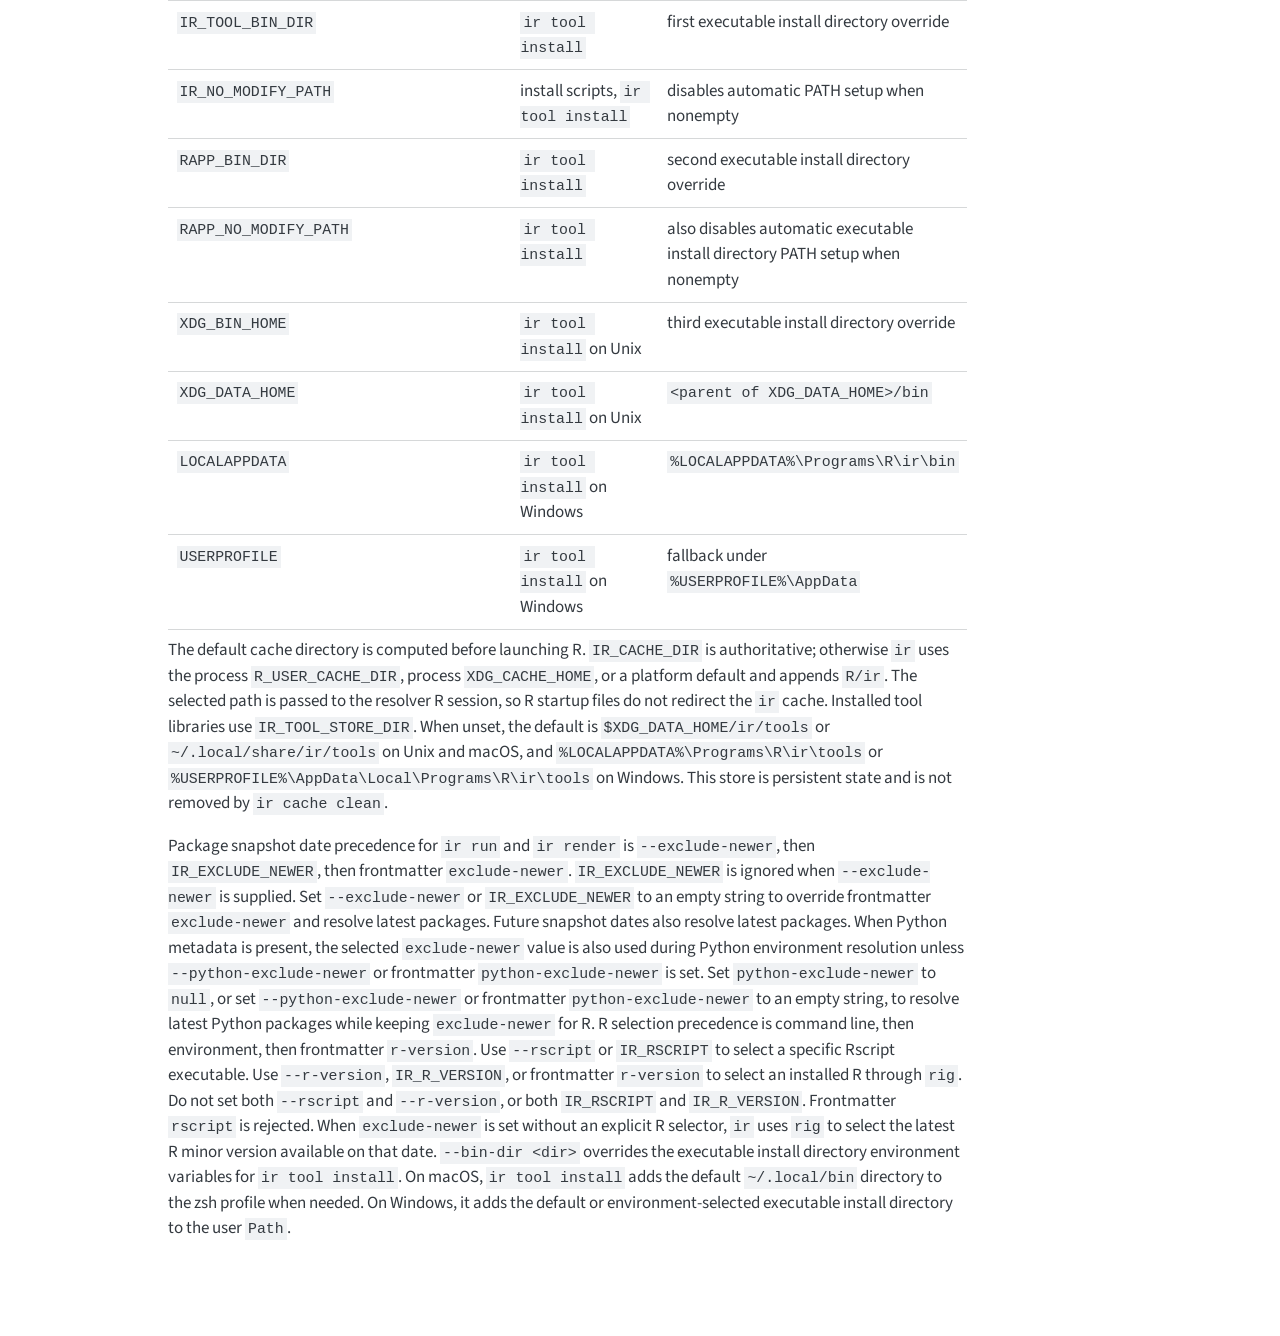
<file: config.html>
<!DOCTYPE html>
<html xmlns="http://www.w3.org/1999/xhtml" lang="en" xml:lang="en"><head>

<meta charset="utf-8">
<meta name="generator" content="quarto-1.9.38">

<meta name="viewport" content="width=device-width, initial-scale=1.0, user-scalable=yes">


<title>Install and Configuration – ir</title>
<style>
/* Default styles provided by pandoc.
** See https://pandoc.org/MANUAL.html#variables-for-html for config info.
*/
code{white-space: pre-wrap;}
span.smallcaps{font-variant: small-caps;}
div.columns{display: flex; gap: min(4vw, 1.5em);}
div.column{flex: auto; overflow-x: auto;}
div.hanging-indent{margin-left: 1.5em; text-indent: -1.5em;}
ul.task-list{list-style: none;}
ul.task-list li input[type="checkbox"] {
  width: 0.8em;
  margin: 0 0.8em 0.2em -1em; /* quarto-specific, see https://github.com/quarto-dev/quarto-cli/issues/4556 */ 
  vertical-align: middle;
}
</style>


<script src="site_libs/quarto-nav/quarto-nav.js"></script>
<script src="site_libs/quarto-nav/headroom.min.js"></script>
<script src="site_libs/clipboard/clipboard.min.js"></script>
<script src="site_libs/quarto-search/autocomplete.umd.js"></script>
<script src="site_libs/quarto-search/fuse.min.js"></script>
<script src="site_libs/quarto-search/quarto-search.js"></script>
<meta name="quarto:offset" content="./">
<script src="site_libs/quarto-html/quarto.js" type="module"></script>
<script src="site_libs/quarto-html/tabsets/tabsets.js" type="module"></script>
<script src="site_libs/quarto-html/popper.min.js"></script>
<script src="site_libs/quarto-html/tippy.umd.min.js"></script>
<script src="site_libs/quarto-html/anchor.min.js"></script>
<link href="site_libs/quarto-html/tippy.css" rel="stylesheet">
<link href="site_libs/quarto-html/quarto-syntax-highlighting-15634bcf2e68342d4ad2dfa704d543f6.css" rel="stylesheet" class="quarto-color-scheme" id="quarto-text-highlighting-styles">
<link href="site_libs/quarto-html/quarto-syntax-highlighting-dark-0a6b7249c26820e032cb0bd839ff02b1.css" rel="stylesheet" class="quarto-color-scheme quarto-color-alternate" id="quarto-text-highlighting-styles">
<link href="site_libs/quarto-html/quarto-syntax-highlighting-15634bcf2e68342d4ad2dfa704d543f6.css" rel="stylesheet" class="quarto-color-scheme-extra" id="quarto-text-highlighting-styles">
<script src="site_libs/bootstrap/bootstrap.min.js"></script>
<link href="site_libs/bootstrap/bootstrap-icons.css" rel="stylesheet">
<link href="site_libs/bootstrap/bootstrap-0134bf7ea20a951bf8969683a6dbdde6.min.css" rel="stylesheet" append-hash="true" class="quarto-color-scheme" id="quarto-bootstrap" data-mode="light">
<link href="site_libs/bootstrap/bootstrap-dark-7fb2366ea9cfc589a5fa427510273c33.min.css" rel="stylesheet" append-hash="true" class="quarto-color-scheme quarto-color-alternate" id="quarto-bootstrap" data-mode="dark">
<link href="site_libs/bootstrap/bootstrap-0134bf7ea20a951bf8969683a6dbdde6.min.css" rel="stylesheet" append-hash="true" class="quarto-color-scheme-extra" id="quarto-bootstrap" data-mode="light">
<script id="quarto-search-options" type="application/json">{
  "location": "navbar",
  "copy-button": false,
  "collapse-after": 3,
  "panel-placement": "end",
  "type": "overlay",
  "limit": 50,
  "keyboard-shortcut": [
    "f",
    "/",
    "s"
  ],
  "show-item-context": false,
  "language": {
    "search-no-results-text": "No results",
    "search-matching-documents-text": "matching documents",
    "search-copy-link-title": "Copy link to search",
    "search-hide-matches-text": "Hide additional matches",
    "search-more-match-text": "more match in this document",
    "search-more-matches-text": "more matches in this document",
    "search-clear-button-title": "Clear",
    "search-text-placeholder": "",
    "search-detached-cancel-button-title": "Cancel",
    "search-submit-button-title": "Submit",
    "search-label": "Search"
  }
}</script>


<link rel="stylesheet" href="styles.css">
</head>

<body class="nav-fixed quarto-light"><script id="quarto-html-before-body" type="application/javascript">
    const toggleBodyColorMode = (bsSheetEl) => {
      const mode = bsSheetEl.getAttribute("data-mode");
      const bodyEl = window.document.querySelector("body");
      if (mode === "dark") {
        bodyEl.classList.add("quarto-dark");
        bodyEl.classList.remove("quarto-light");
      } else {
        bodyEl.classList.add("quarto-light");
        bodyEl.classList.remove("quarto-dark");
      }
    }
    const toggleBodyColorPrimary = () => {
      const bsSheetEl = window.document.querySelector("link#quarto-bootstrap:not([rel=disabled-stylesheet])");
      if (bsSheetEl) {
        toggleBodyColorMode(bsSheetEl);
      }
    }
    const setColorSchemeToggle = (alternate) => {
      const toggles = window.document.querySelectorAll('.quarto-color-scheme-toggle');
      for (let i=0; i < toggles.length; i++) {
        const toggle = toggles[i];
        if (toggle) {
          if (alternate) {
            toggle.classList.add("alternate");
          } else {
            toggle.classList.remove("alternate");
          }
        }
      }
    };
    const toggleColorMode = (alternate) => {
      // Switch the stylesheets
      const primaryStylesheets = window.document.querySelectorAll('link.quarto-color-scheme:not(.quarto-color-alternate)');
      const alternateStylesheets = window.document.querySelectorAll('link.quarto-color-scheme.quarto-color-alternate');
      manageTransitions('#quarto-margin-sidebar .nav-link', false);
      if (alternate) {
        // note: dark is layered on light, we don't disable primary!
        enableStylesheet(alternateStylesheets);
        for (const sheetNode of alternateStylesheets) {
          if (sheetNode.id === "quarto-bootstrap") {
            toggleBodyColorMode(sheetNode);
          }
        }
      } else {
        disableStylesheet(alternateStylesheets);
        enableStylesheet(primaryStylesheets)
        toggleBodyColorPrimary();
      }
      manageTransitions('#quarto-margin-sidebar .nav-link', true);
      // Switch the toggles
      setColorSchemeToggle(alternate)
      // Hack to workaround the fact that safari doesn't
      // properly recolor the scrollbar when toggling (#1455)
      if (navigator.userAgent.indexOf('Safari') > 0 && navigator.userAgent.indexOf('Chrome') == -1) {
        manageTransitions("body", false);
        window.scrollTo(0, 1);
        setTimeout(() => {
          window.scrollTo(0, 0);
          manageTransitions("body", true);
        }, 40);
      }
    }
    const disableStylesheet = (stylesheets) => {
      for (let i=0; i < stylesheets.length; i++) {
        const stylesheet = stylesheets[i];
        stylesheet.rel = 'disabled-stylesheet';
      }
    }
    const enableStylesheet = (stylesheets) => {
      for (let i=0; i < stylesheets.length; i++) {
        const stylesheet = stylesheets[i];
        if(stylesheet.rel !== 'stylesheet') { // for Chrome, which will still FOUC without this check
          stylesheet.rel = 'stylesheet';
        }
      }
    }
    const manageTransitions = (selector, allowTransitions) => {
      const els = window.document.querySelectorAll(selector);
      for (let i=0; i < els.length; i++) {
        const el = els[i];
        if (allowTransitions) {
          el.classList.remove('notransition');
        } else {
          el.classList.add('notransition');
        }
      }
    }
    const isFileUrl = () => {
      return window.location.protocol === 'file:';
    }
    const hasAlternateSentinel = () => {
      let styleSentinel = getColorSchemeSentinel();
      if (styleSentinel !== null) {
        return styleSentinel === "alternate";
      } else {
        return false;
      }
    }
    const setStyleSentinel = (alternate) => {
      const value = alternate ? "alternate" : "default";
      if (!isFileUrl()) {
        window.localStorage.setItem("quarto-color-scheme", value);
      } else {
        localAlternateSentinel = value;
      }
    }
    const getColorSchemeSentinel = () => {
      if (!isFileUrl()) {
        const storageValue = window.localStorage.getItem("quarto-color-scheme");
        return storageValue != null ? storageValue : localAlternateSentinel;
      } else {
        return localAlternateSentinel;
      }
    }
    const toggleGiscusIfUsed = (isAlternate, darkModeDefault) => {
      const baseTheme = document.querySelector('#giscus-base-theme')?.value ?? 'light';
      const alternateTheme = document.querySelector('#giscus-alt-theme')?.value ?? 'dark';
      let newTheme = '';
      if(authorPrefersDark) {
        newTheme = isAlternate ? baseTheme : alternateTheme;
      } else {
        newTheme = isAlternate ? alternateTheme : baseTheme;
      }
      const changeGiscusTheme = () => {
        // From: https://github.com/giscus/giscus/issues/336
        const sendMessage = (message) => {
          const iframe = document.querySelector('iframe.giscus-frame');
          if (!iframe) return;
          iframe.contentWindow.postMessage({ giscus: message }, 'https://giscus.app');
        }
        sendMessage({
          setConfig: {
            theme: newTheme
          }
        });
      }
      const isGiscussLoaded = window.document.querySelector('iframe.giscus-frame') !== null;
      if (isGiscussLoaded) {
        changeGiscusTheme();
      }
    };
    const authorPrefersDark = false;
    const darkModeDefault = authorPrefersDark;
      document.querySelector('link#quarto-text-highlighting-styles.quarto-color-scheme-extra').rel = 'disabled-stylesheet';
      document.querySelector('link#quarto-bootstrap.quarto-color-scheme-extra').rel = 'disabled-stylesheet';
    let localAlternateSentinel = darkModeDefault ? 'alternate' : 'default';
    // Dark / light mode switch
    window.quartoToggleColorScheme = () => {
      // Read the current dark / light value
      let toAlternate = !hasAlternateSentinel();
      toggleColorMode(toAlternate);
      setStyleSentinel(toAlternate);
      toggleGiscusIfUsed(toAlternate, darkModeDefault);
      window.dispatchEvent(new Event('resize'));
    };
    // Switch to dark mode if need be
    if (hasAlternateSentinel()) {
      toggleColorMode(true);
    } else {
      toggleColorMode(false);
    }
  </script>

<div id="quarto-search-results"></div>
  <header id="quarto-header" class="headroom fixed-top">
    <nav class="navbar navbar-expand-lg " data-bs-theme="dark">
      <div class="navbar-container container-fluid">
      <div class="navbar-brand-container mx-auto">
    <a class="navbar-brand" href="./index.html">
    <span class="navbar-title">ir</span>
    </a>
  </div>
            <div id="quarto-search" class="" title="Search"></div>
          <button class="navbar-toggler" type="button" data-bs-toggle="collapse" data-bs-target="#navbarCollapse" aria-controls="navbarCollapse" role="menu" aria-expanded="false" aria-label="Toggle navigation" onclick="if (window.quartoToggleHeadroom) { window.quartoToggleHeadroom(); }">
  <span class="navbar-toggler-icon"></span>
</button>
          <div class="collapse navbar-collapse" id="navbarCollapse">
            <ul class="navbar-nav navbar-nav-scroll me-auto">
  <li class="nav-item">
    <a class="nav-link" href="./index.html"> 
<span class="menu-text">Home</span></a>
  </li>  
  <li class="nav-item">
    <a class="nav-link" href="./run.html"> 
<span class="menu-text">Scripts</span></a>
  </li>  
  <li class="nav-item">
    <a class="nav-link" href="./quarto.html"> 
<span class="menu-text">Quarto</span></a>
  </li>  
  <li class="nav-item">
    <a class="nav-link" href="./tools.html"> 
<span class="menu-text">Tools</span></a>
  </li>  
  <li class="nav-item">
    <a class="nav-link" href="./cache.html"> 
<span class="menu-text">Cache</span></a>
  </li>  
  <li class="nav-item">
    <a class="nav-link active" href="./config.html" aria-current="page"> 
<span class="menu-text">Config</span></a>
  </li>  
  <li class="nav-item">
    <a class="nav-link" href="./reference.html"> 
<span class="menu-text">Reference</span></a>
  </li>  
</ul>
          </div> <!-- /navcollapse -->
            <div class="quarto-navbar-tools">
  <a href="" class="quarto-color-scheme-toggle quarto-navigation-tool  px-1" onclick="window.quartoToggleColorScheme(); return false;" title="Toggle dark mode"><i class="bi"></i></a>
</div>
      </div> <!-- /container-fluid -->
    </nav>
</header>
<!-- content -->
<div id="quarto-content" class="quarto-container page-columns page-rows-contents page-layout-article page-navbar">
<!-- sidebar -->
<!-- margin-sidebar -->
    <div id="quarto-margin-sidebar" class="sidebar margin-sidebar">
        <nav id="TOC" role="doc-toc" class="toc-active">
    <h2 id="toc-title">On this page</h2>
   
  <ul>
  <li><a href="#requirements" id="toc-requirements" class="nav-link active" data-scroll-target="#requirements">Requirements</a></li>
  <li><a href="#install" id="toc-install" class="nav-link" data-scroll-target="#install">Install</a></li>
  <li><a href="#environment" id="toc-environment" class="nav-link" data-scroll-target="#environment">Environment</a></li>
  </ul>
</nav>
    </div>
<!-- main -->
<main class="content" id="quarto-document-content">


<header id="title-block-header" class="quarto-title-block default">
<div class="quarto-title">
<h1 class="title">Install and Configuration</h1>
</div>



<div class="quarto-title-meta">

    
  
    
  </div>
  


</header>


<section id="requirements" class="level2">
<h2 class="anchored" data-anchor-id="requirements">Requirements</h2>
<ul>
<li><code>R</code> / <code>Rscript</code> on <code>PATH</code>, <code>--rscript</code>, or <code>IR_RSCRIPT</code>, when R is not selected by frontmatter <code>r-version</code>, <code>IR_R_VERSION</code>, <code>--r-version</code>, or date-only <code>exclude-newer</code>.</li>
<li><code>rig</code> on <code>PATH</code> when <code>r-version</code>, <code>IR_R_VERSION</code>, or <code>--r-version</code> is set, or when date-only <code>exclude-newer</code> selects R.</li>
<li><code>quarto</code> on <code>PATH</code>, or <code>IR_QUARTO</code>, when rendering <code>.qmd</code>, <code>.Rmd</code>, or R script files.</li>
<li><code>ir</code> installs its own resolver tooling (<code>pak</code>, <code>renv</code>, <code>secretbase</code>) on first use into a dedicated library under the cache directory, so you do not need to pre-install them. Copies already on the R library path are reused instead of installing a private one.</li>
<li>A Rust toolchain only when building from source.</li>
</ul>
</section>
<section id="install" class="level2">
<h2 class="anchored" data-anchor-id="install">Install</h2>
<p>Install a pre-built binary on Linux or macOS:</p>
<pre class="console"><code>$ curl -fsSL https://raw.githubusercontent.com/t-kalinowski/ir/main/scripts/install.sh | sh</code></pre>
<p>Install on Windows PowerShell:</p>
<pre class="console"><code>&gt; irm https://raw.githubusercontent.com/t-kalinowski/ir/main/scripts/install.ps1 | iex</code></pre>
<p>The installers download the latest release archive and install <code>ir</code> and <code>rx</code> into <code>~/.local/bin</code> on Unix or <code>$HOME\bin</code> on Windows. On macOS, the default <code>~/.local/bin</code> directory is added to <code>~/.zprofile</code> when needed. On Windows, the install directory is added to the user <code>PATH</code>. On Linux, the installer tells you if the install directory is not on <code>PATH</code>. If <code>rig</code> is not on <code>PATH</code>, the installers print platform-specific rig install guidance. Set <code>IR_NO_MODIFY_PATH=1</code> to skip PATH changes. Set <code>IR_INSTALL_DIR</code> to choose another directory.</p>
</section>
<section id="environment" class="level2">
<h2 class="anchored" data-anchor-id="environment">Environment</h2>
<table class="caption-top table">
<colgroup>
<col style="width: 33%">
<col style="width: 33%">
<col style="width: 33%">
</colgroup>
<thead>
<tr class="header">
<th>Variable</th>
<th>Used by</th>
<th>Default</th>
</tr>
</thead>
<tbody>
<tr class="odd">
<td><code>IR_CACHE_DIR</code></td>
<td>all commands</td>
<td>Rust-owned per-user cache root</td>
</tr>
<tr class="even">
<td><code>IR_EXCLUDE_NEWER</code></td>
<td><code>ir run</code> and <code>ir render</code> package snapshot date; also selects R when no explicit R selector is set</td>
<td>unset</td>
</tr>
<tr class="odd">
<td><code>IR_LATEST_RESOLUTION_MAX_AGE_SECONDS</code></td>
<td>latest resolution cache</td>
<td><code>86400</code> seconds</td>
</tr>
<tr class="even">
<td><code>IR_R_VERSION</code></td>
<td>R version selected through <code>rig</code></td>
<td>unset</td>
</tr>
<tr class="odd">
<td><code>IR_RSCRIPT</code></td>
<td>Rscript executable path or command</td>
<td><code>Rscript</code> on <code>PATH</code></td>
</tr>
<tr class="even">
<td><code>IR_QUARTO</code></td>
<td>Quarto rendering</td>
<td><code>quarto</code> on <code>PATH</code></td>
</tr>
<tr class="odd">
<td><code>IR_TOOL_STORE_DIR</code></td>
<td><code>ir tool install</code></td>
<td>durable installed-tool library store</td>
</tr>
<tr class="even">
<td><code>IR_TOOL_BIN_DIR</code></td>
<td><code>ir tool install</code></td>
<td>first executable install directory override</td>
</tr>
<tr class="odd">
<td><code>IR_NO_MODIFY_PATH</code></td>
<td>install scripts, <code>ir tool install</code></td>
<td>disables automatic PATH setup when nonempty</td>
</tr>
<tr class="even">
<td><code>RAPP_BIN_DIR</code></td>
<td><code>ir tool install</code></td>
<td>second executable install directory override</td>
</tr>
<tr class="odd">
<td><code>RAPP_NO_MODIFY_PATH</code></td>
<td><code>ir tool install</code></td>
<td>also disables automatic executable install directory PATH setup when nonempty</td>
</tr>
<tr class="even">
<td><code>XDG_BIN_HOME</code></td>
<td><code>ir tool install</code> on Unix</td>
<td>third executable install directory override</td>
</tr>
<tr class="odd">
<td><code>XDG_DATA_HOME</code></td>
<td><code>ir tool install</code> on Unix</td>
<td><code>&lt;parent of XDG_DATA_HOME&gt;/bin</code></td>
</tr>
<tr class="even">
<td><code>LOCALAPPDATA</code></td>
<td><code>ir tool install</code> on Windows</td>
<td><code>%LOCALAPPDATA%\Programs\R\ir\bin</code></td>
</tr>
<tr class="odd">
<td><code>USERPROFILE</code></td>
<td><code>ir tool install</code> on Windows</td>
<td>fallback under <code>%USERPROFILE%\AppData</code></td>
</tr>
</tbody>
</table>
<p>The default cache directory is computed before launching R. <code>IR_CACHE_DIR</code> is authoritative; otherwise <code>ir</code> uses the process <code>R_USER_CACHE_DIR</code>, process <code>XDG_CACHE_HOME</code>, or a platform default and appends <code>R/ir</code>. The selected path is passed to the resolver R session, so R startup files do not redirect the <code>ir</code> cache. Installed tool libraries use <code>IR_TOOL_STORE_DIR</code>. When unset, the default is <code>$XDG_DATA_HOME/ir/tools</code> or <code>~/.local/share/ir/tools</code> on Unix and macOS, and <code>%LOCALAPPDATA%\Programs\R\ir\tools</code> or <code>%USERPROFILE%\AppData\Local\Programs\R\ir\tools</code> on Windows. This store is persistent state and is not removed by <code>ir cache clean</code>.</p>
<p>Package snapshot date precedence for <code>ir run</code> and <code>ir render</code> is <code>--exclude-newer</code>, then <code>IR_EXCLUDE_NEWER</code>, then frontmatter <code>exclude-newer</code>. <code>IR_EXCLUDE_NEWER</code> is ignored when <code>--exclude-newer</code> is supplied. Set <code>--exclude-newer</code> or <code>IR_EXCLUDE_NEWER</code> to an empty string to override frontmatter <code>exclude-newer</code> and resolve latest packages. Future snapshot dates also resolve latest packages. When Python metadata is present, the selected <code>exclude-newer</code> value is also used during Python environment resolution unless <code>--python-exclude-newer</code> or frontmatter <code>python-exclude-newer</code> is set. Set <code>python-exclude-newer</code> to <code>null</code>, or set <code>--python-exclude-newer</code> or frontmatter <code>python-exclude-newer</code> to an empty string, to resolve latest Python packages while keeping <code>exclude-newer</code> for R. R selection precedence is command line, then environment, then frontmatter <code>r-version</code>. Use <code>--rscript</code> or <code>IR_RSCRIPT</code> to select a specific Rscript executable. Use <code>--r-version</code>, <code>IR_R_VERSION</code>, or frontmatter <code>r-version</code> to select an installed R through <code>rig</code>. Do not set both <code>--rscript</code> and <code>--r-version</code>, or both <code>IR_RSCRIPT</code> and <code>IR_R_VERSION</code>. Frontmatter <code>rscript</code> is rejected. When <code>exclude-newer</code> is set without an explicit R selector, <code>ir</code> uses <code>rig</code> to select the latest R minor version available on that date. <code>--bin-dir &lt;dir&gt;</code> overrides the executable install directory environment variables for <code>ir tool install</code>. On macOS, <code>ir tool install</code> adds the default <code>~/.local/bin</code> directory to the zsh profile when needed. On Windows, it adds the default or environment-selected executable install directory to the user <code>Path</code>.</p>


</section>

</main> <!-- /main -->
<script id="quarto-html-after-body" type="application/javascript">
  window.document.addEventListener("DOMContentLoaded", function (event) {
    // Ensure there is a toggle, if there isn't float one in the top right
    if (window.document.querySelector('.quarto-color-scheme-toggle') === null) {
      const a = window.document.createElement('a');
      a.classList.add('top-right');
      a.classList.add('quarto-color-scheme-toggle');
      a.href = "";
      a.onclick = function() { try { window.quartoToggleColorScheme(); } catch {} return false; };
      const i = window.document.createElement("i");
      i.classList.add('bi');
      a.appendChild(i);
      window.document.body.appendChild(a);
    }
    setColorSchemeToggle(hasAlternateSentinel())
    const icon = "";
    const anchorJS = new window.AnchorJS();
    anchorJS.options = {
      placement: 'right',
      icon: icon
    };
    anchorJS.add('.anchored');
    const isCodeAnnotation = (el) => {
      for (const clz of el.classList) {
        if (clz.startsWith('code-annotation-')) {                     
          return true;
        }
      }
      return false;
    }
    const onCopySuccess = function(e) {
      // button target
      const button = e.trigger;
      // don't keep focus
      button.blur();
      // flash "checked"
      button.classList.add('code-copy-button-checked');
      var currentTitle = button.getAttribute("title");
      button.setAttribute("title", "Copied!");
      let tooltip;
      if (window.bootstrap) {
        button.setAttribute("data-bs-toggle", "tooltip");
        button.setAttribute("data-bs-placement", "left");
        button.setAttribute("data-bs-title", "Copied!");
        tooltip = new bootstrap.Tooltip(button, 
          { trigger: "manual", 
            customClass: "code-copy-button-tooltip",
            offset: [0, -8]});
        tooltip.show();    
      }
      setTimeout(function() {
        if (tooltip) {
          tooltip.hide();
          button.removeAttribute("data-bs-title");
          button.removeAttribute("data-bs-toggle");
          button.removeAttribute("data-bs-placement");
        }
        button.setAttribute("title", currentTitle);
        button.classList.remove('code-copy-button-checked');
      }, 1000);
      // clear code selection
      e.clearSelection();
    }
    const getTextToCopy = function(trigger) {
      const outerScaffold = trigger.parentElement.cloneNode(true);
      const codeEl = outerScaffold.querySelector('code');
      for (const childEl of codeEl.children) {
        if (isCodeAnnotation(childEl)) {
          childEl.remove();
        }
      }
      return codeEl.innerText;
    }
    const clipboard = new window.ClipboardJS('.code-copy-button:not([data-in-quarto-modal])', {
      text: getTextToCopy
    });
    clipboard.on('success', onCopySuccess);
    if (window.document.getElementById('quarto-embedded-source-code-modal')) {
      const clipboardModal = new window.ClipboardJS('.code-copy-button[data-in-quarto-modal]', {
        text: getTextToCopy,
        container: window.document.getElementById('quarto-embedded-source-code-modal')
      });
      clipboardModal.on('success', onCopySuccess);
    }
      var localhostRegex = new RegExp(/^(?:http|https):\/\/localhost\:?[0-9]*\//);
      var mailtoRegex = new RegExp(/^mailto:/);
        var filterRegex = new RegExp("https:\/\/t-kalinowski\.github\.io\/ir\/");
      var isInternal = (href) => {
          return filterRegex.test(href) || localhostRegex.test(href) || mailtoRegex.test(href);
      }
      // Inspect non-navigation links and adorn them if external
     var links = window.document.querySelectorAll('a[href]:not(.nav-link):not(.navbar-brand):not(.toc-action):not(.sidebar-link):not(.sidebar-item-toggle):not(.pagination-link):not(.no-external):not([aria-hidden]):not(.dropdown-item):not(.quarto-navigation-tool):not(.about-link)');
      for (var i=0; i<links.length; i++) {
        const link = links[i];
        if (!isInternal(link.href)) {
          // undo the damage that might have been done by quarto-nav.js in the case of
          // links that we want to consider external
          if (link.dataset.originalHref !== undefined) {
            link.href = link.dataset.originalHref;
          }
        }
      }
    function tippyHover(el, contentFn, onTriggerFn, onUntriggerFn) {
      const config = {
        allowHTML: true,
        maxWidth: 500,
        delay: 100,
        arrow: false,
        appendTo: function(el) {
            return el.parentElement;
        },
        interactive: true,
        interactiveBorder: 10,
        theme: 'quarto',
        placement: 'bottom-start',
      };
      if (contentFn) {
        config.content = contentFn;
      }
      if (onTriggerFn) {
        config.onTrigger = onTriggerFn;
      }
      if (onUntriggerFn) {
        config.onUntrigger = onUntriggerFn;
      }
      window.tippy(el, config); 
    }
    const noterefs = window.document.querySelectorAll('a[role="doc-noteref"]');
    for (var i=0; i<noterefs.length; i++) {
      const ref = noterefs[i];
      tippyHover(ref, function() {
        // use id or data attribute instead here
        let href = ref.getAttribute('data-footnote-href') || ref.getAttribute('href');
        try { href = new URL(href).hash; } catch {}
        const id = href.replace(/^#\/?/, "");
        const note = window.document.getElementById(id);
        if (note) {
          return note.innerHTML;
        } else {
          return "";
        }
      });
    }
    const xrefs = window.document.querySelectorAll('a.quarto-xref');
    const processXRef = (id, note) => {
      // Strip column container classes
      const stripColumnClz = (el) => {
        el.classList.remove("page-full", "page-columns");
        if (el.children) {
          for (const child of el.children) {
            stripColumnClz(child);
          }
        }
      }
      stripColumnClz(note)
      if (id === null || id.startsWith('sec-')) {
        // Special case sections, only their first couple elements
        const container = document.createElement("div");
        if (note.children && note.children.length > 2) {
          container.appendChild(note.children[0].cloneNode(true));
          for (let i = 1; i < note.children.length; i++) {
            const child = note.children[i];
            if (child.tagName === "P" && child.innerText === "") {
              continue;
            } else {
              container.appendChild(child.cloneNode(true));
              break;
            }
          }
          if (window.Quarto?.typesetMath) {
            window.Quarto.typesetMath(container);
          }
          return container.innerHTML
        } else {
          if (window.Quarto?.typesetMath) {
            window.Quarto.typesetMath(note);
          }
          return note.innerHTML;
        }
      } else {
        // Remove any anchor links if they are present
        const anchorLink = note.querySelector('a.anchorjs-link');
        if (anchorLink) {
          anchorLink.remove();
        }
        if (window.Quarto?.typesetMath) {
          window.Quarto.typesetMath(note);
        }
        if (note.classList.contains("callout")) {
          return note.outerHTML;
        } else {
          return note.innerHTML;
        }
      }
    }
    for (var i=0; i<xrefs.length; i++) {
      const xref = xrefs[i];
      tippyHover(xref, undefined, function(instance) {
        instance.disable();
        let url = xref.getAttribute('href');
        let hash = undefined; 
        if (url.startsWith('#')) {
          hash = url;
        } else {
          try { hash = new URL(url).hash; } catch {}
        }
        if (hash) {
          const id = hash.replace(/^#\/?/, "");
          const note = window.document.getElementById(id);
          if (note !== null) {
            try {
              const html = processXRef(id, note.cloneNode(true));
              instance.setContent(html);
            } finally {
              instance.enable();
              instance.show();
            }
          } else {
            // See if we can fetch this
            fetch(url.split('#')[0])
            .then(res => res.text())
            .then(html => {
              const parser = new DOMParser();
              const htmlDoc = parser.parseFromString(html, "text/html");
              const note = htmlDoc.getElementById(id);
              if (note !== null) {
                const html = processXRef(id, note);
                instance.setContent(html);
              } 
            }).finally(() => {
              instance.enable();
              instance.show();
            });
          }
        } else {
          // See if we can fetch a full url (with no hash to target)
          // This is a special case and we should probably do some content thinning / targeting
          fetch(url)
          .then(res => res.text())
          .then(html => {
            const parser = new DOMParser();
            const htmlDoc = parser.parseFromString(html, "text/html");
            const note = htmlDoc.querySelector('main.content');
            if (note !== null) {
              // This should only happen for chapter cross references
              // (since there is no id in the URL)
              // remove the first header
              if (note.children.length > 0 && note.children[0].tagName === "HEADER") {
                note.children[0].remove();
              }
              const html = processXRef(null, note);
              instance.setContent(html);
            } 
          }).finally(() => {
            instance.enable();
            instance.show();
          });
        }
      }, function(instance) {
      });
    }
        let selectedAnnoteEl;
        const selectorForAnnotation = ( cell, annotation) => {
          let cellAttr = 'data-code-cell="' + cell + '"';
          let lineAttr = 'data-code-annotation="' +  annotation + '"';
          const selector = 'span[' + cellAttr + '][' + lineAttr + ']';
          return selector;
        }
        const selectCodeLines = (annoteEl) => {
          const doc = window.document;
          const targetCell = annoteEl.getAttribute("data-target-cell");
          const targetAnnotation = annoteEl.getAttribute("data-target-annotation");
          const annoteSpan = window.document.querySelector(selectorForAnnotation(targetCell, targetAnnotation));
          const lines = annoteSpan.getAttribute("data-code-lines").split(",");
          const lineIds = lines.map((line) => {
            return targetCell + "-" + line;
          })
          let top = null;
          let height = null;
          let parent = null;
          if (lineIds.length > 0) {
              //compute the position of the single el (top and bottom and make a div)
              const el = window.document.getElementById(lineIds[0]);
              top = el.offsetTop;
              height = el.offsetHeight;
              parent = el.parentElement.parentElement;
            if (lineIds.length > 1) {
              const lastEl = window.document.getElementById(lineIds[lineIds.length - 1]);
              const bottom = lastEl.offsetTop + lastEl.offsetHeight;
              height = bottom - top;
            }
            if (top !== null && height !== null && parent !== null) {
              // cook up a div (if necessary) and position it 
              let div = window.document.getElementById("code-annotation-line-highlight");
              if (div === null) {
                div = window.document.createElement("div");
                div.setAttribute("id", "code-annotation-line-highlight");
                div.style.position = 'absolute';
                parent.appendChild(div);
              }
              div.style.top = top - 2 + "px";
              div.style.height = height + 4 + "px";
              div.style.left = 0;
              let gutterDiv = window.document.getElementById("code-annotation-line-highlight-gutter");
              if (gutterDiv === null) {
                gutterDiv = window.document.createElement("div");
                gutterDiv.setAttribute("id", "code-annotation-line-highlight-gutter");
                gutterDiv.style.position = 'absolute';
                const codeCell = window.document.getElementById(targetCell);
                const gutter = codeCell.querySelector('.code-annotation-gutter');
                gutter.appendChild(gutterDiv);
              }
              gutterDiv.style.top = top - 2 + "px";
              gutterDiv.style.height = height + 4 + "px";
            }
            selectedAnnoteEl = annoteEl;
          }
        };
        const unselectCodeLines = () => {
          const elementsIds = ["code-annotation-line-highlight", "code-annotation-line-highlight-gutter"];
          elementsIds.forEach((elId) => {
            const div = window.document.getElementById(elId);
            if (div) {
              div.remove();
            }
          });
          selectedAnnoteEl = undefined;
        };
          // Handle positioning of the toggle
      window.addEventListener(
        "resize",
        throttle(() => {
          elRect = undefined;
          if (selectedAnnoteEl) {
            selectCodeLines(selectedAnnoteEl);
          }
        }, 10)
      );
      function throttle(fn, ms) {
      let throttle = false;
      let timer;
        return (...args) => {
          if(!throttle) { // first call gets through
              fn.apply(this, args);
              throttle = true;
          } else { // all the others get throttled
              if(timer) clearTimeout(timer); // cancel #2
              timer = setTimeout(() => {
                fn.apply(this, args);
                timer = throttle = false;
              }, ms);
          }
        };
      }
        // Attach click handler to the DT
        const annoteDls = window.document.querySelectorAll('dt[data-target-cell]');
        for (const annoteDlNode of annoteDls) {
          annoteDlNode.addEventListener('click', (event) => {
            const clickedEl = event.target;
            if (clickedEl !== selectedAnnoteEl) {
              unselectCodeLines();
              const activeEl = window.document.querySelector('dt[data-target-cell].code-annotation-active');
              if (activeEl) {
                activeEl.classList.remove('code-annotation-active');
              }
              selectCodeLines(clickedEl);
              clickedEl.classList.add('code-annotation-active');
            } else {
              // Unselect the line
              unselectCodeLines();
              clickedEl.classList.remove('code-annotation-active');
            }
          });
        }
    const findCites = (el) => {
      const parentEl = el.parentElement;
      if (parentEl) {
        const cites = parentEl.dataset.cites;
        if (cites) {
          return {
            el,
            cites: cites.split(' ')
          };
        } else {
          return findCites(el.parentElement)
        }
      } else {
        return undefined;
      }
    };
    var bibliorefs = window.document.querySelectorAll('a[role="doc-biblioref"]');
    for (var i=0; i<bibliorefs.length; i++) {
      const ref = bibliorefs[i];
      const citeInfo = findCites(ref);
      if (citeInfo) {
        tippyHover(citeInfo.el, function() {
          var popup = window.document.createElement('div');
          citeInfo.cites.forEach(function(cite) {
            var citeDiv = window.document.createElement('div');
            citeDiv.classList.add('hanging-indent');
            citeDiv.classList.add('csl-entry');
            var biblioDiv = window.document.getElementById('ref-' + cite);
            if (biblioDiv) {
              citeDiv.innerHTML = biblioDiv.innerHTML;
            }
            popup.appendChild(citeDiv);
          });
          return popup.innerHTML;
        });
      }
    }
  });
  </script>
</div> <!-- /content -->




</body></html>
</file>
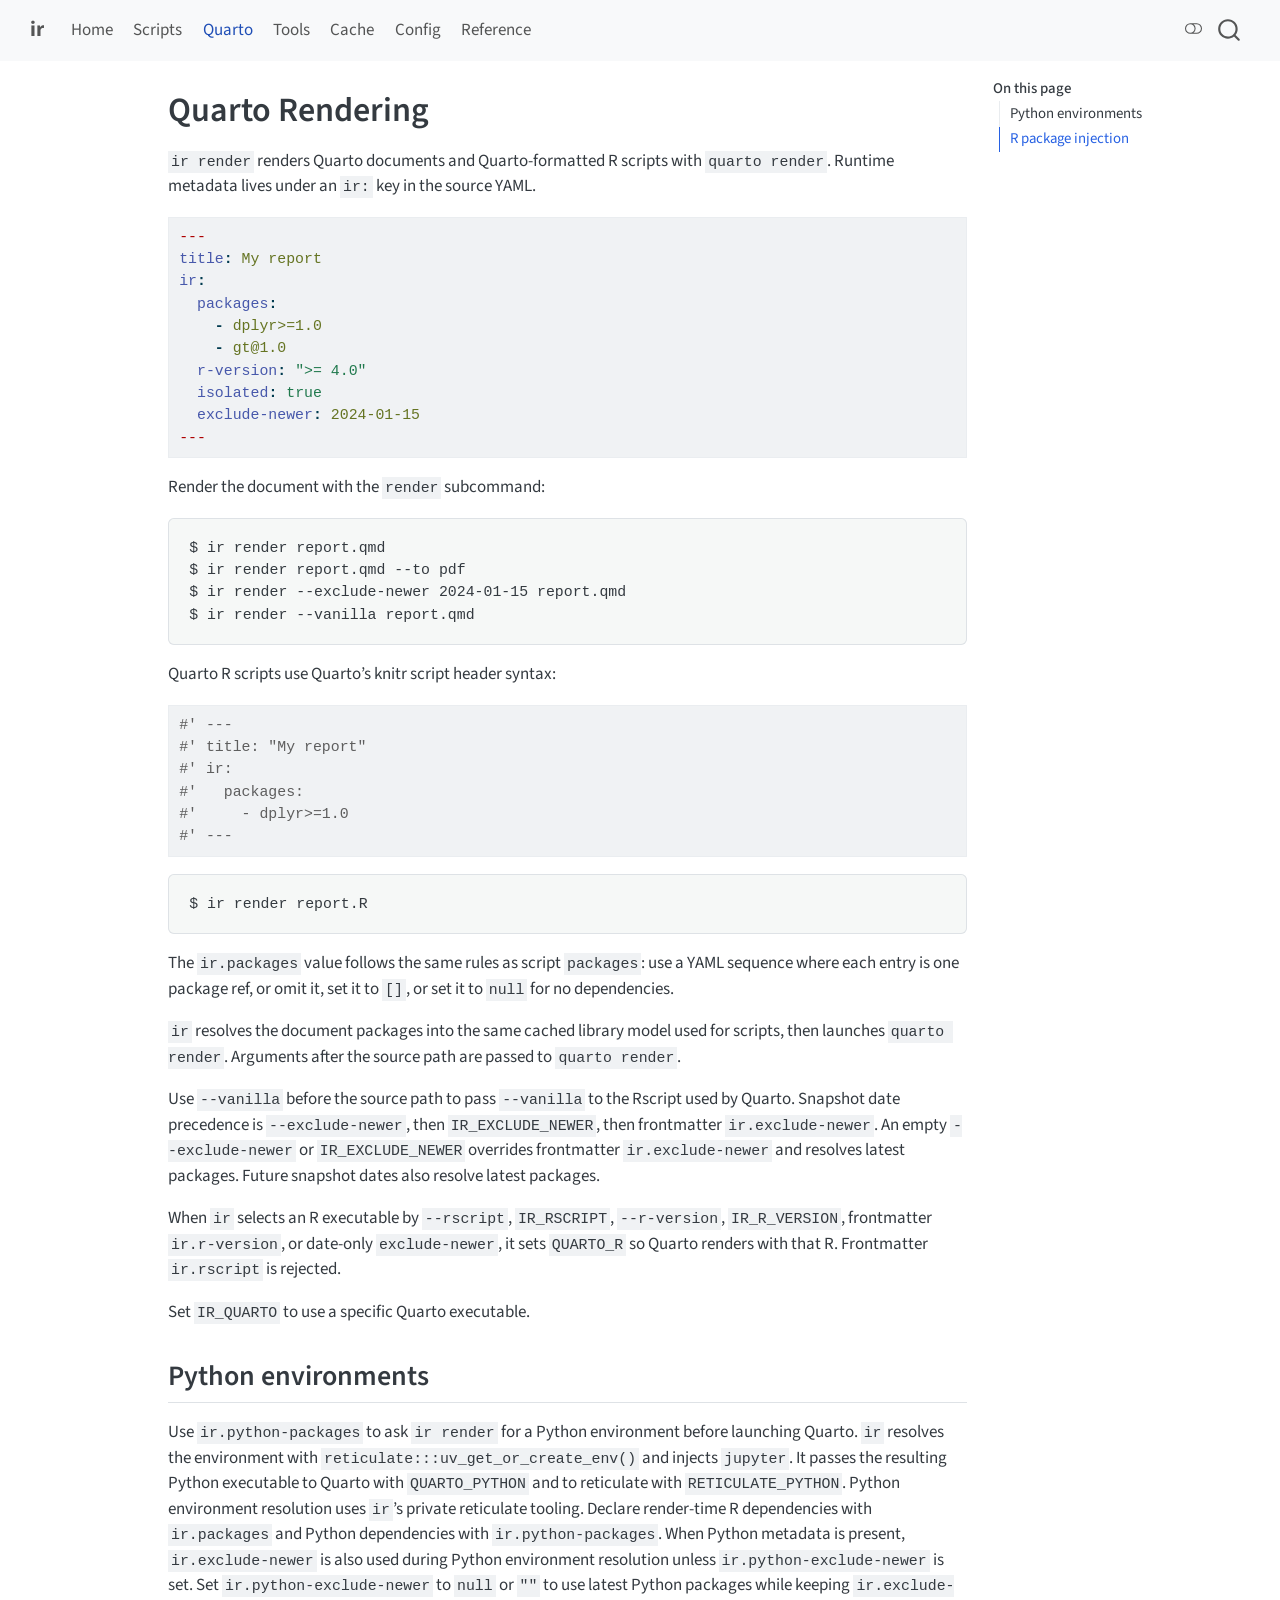
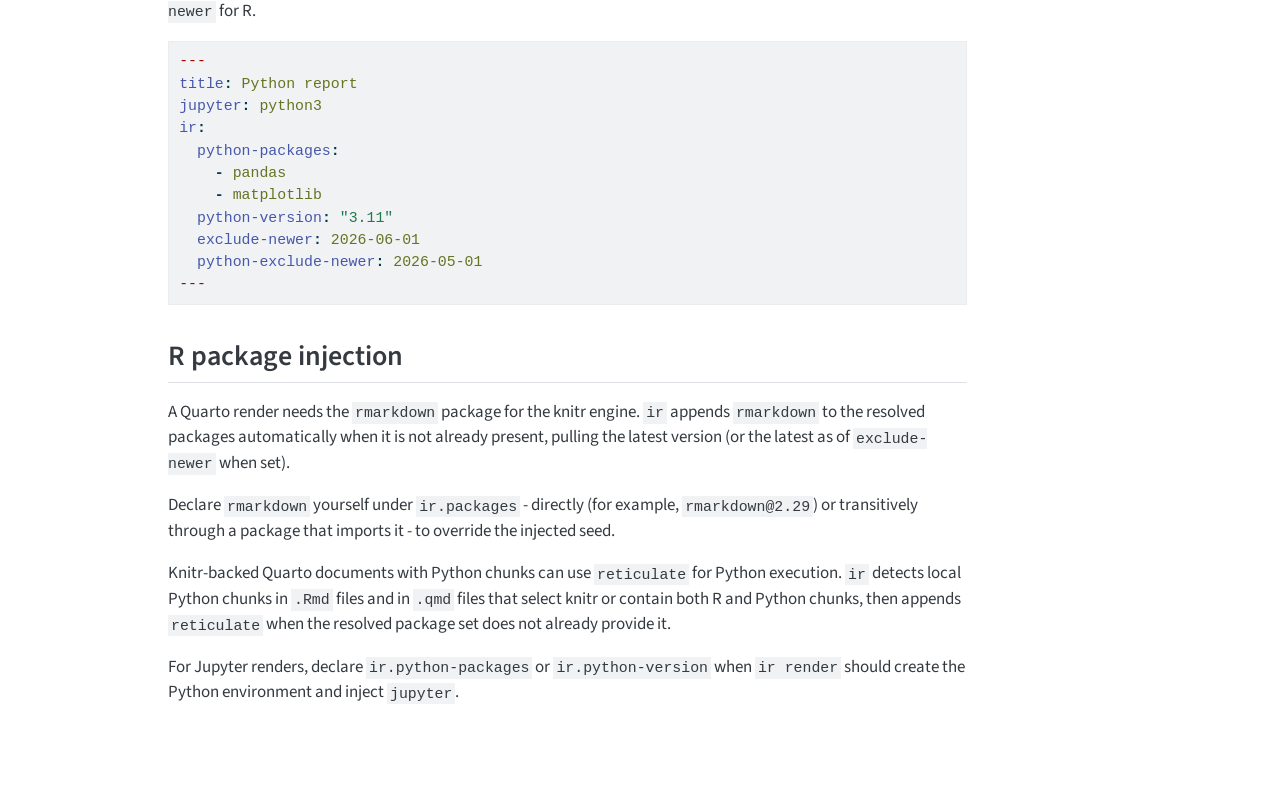
<file: quarto.html>
<!DOCTYPE html>
<html xmlns="http://www.w3.org/1999/xhtml" lang="en" xml:lang="en"><head>

<meta charset="utf-8">
<meta name="generator" content="quarto-1.9.38">

<meta name="viewport" content="width=device-width, initial-scale=1.0, user-scalable=yes">


<title>Quarto Rendering – ir</title>
<style>
/* Default styles provided by pandoc.
** See https://pandoc.org/MANUAL.html#variables-for-html for config info.
*/
code{white-space: pre-wrap;}
span.smallcaps{font-variant: small-caps;}
div.columns{display: flex; gap: min(4vw, 1.5em);}
div.column{flex: auto; overflow-x: auto;}
div.hanging-indent{margin-left: 1.5em; text-indent: -1.5em;}
ul.task-list{list-style: none;}
ul.task-list li input[type="checkbox"] {
  width: 0.8em;
  margin: 0 0.8em 0.2em -1em; /* quarto-specific, see https://github.com/quarto-dev/quarto-cli/issues/4556 */ 
  vertical-align: middle;
}
/* CSS for syntax highlighting */
html { -webkit-text-size-adjust: 100%; }
pre > code.sourceCode { white-space: pre; position: relative; }
pre > code.sourceCode > span { display: inline-block; line-height: 1.25; }
pre > code.sourceCode > span:empty { height: 1.2em; }
.sourceCode { overflow: visible; }
code.sourceCode > span { color: inherit; text-decoration: inherit; }
div.sourceCode { margin: 1em 0; }
pre.sourceCode { margin: 0; }
@media screen {
div.sourceCode { overflow: auto; }
}
@media print {
pre > code.sourceCode { white-space: pre-wrap; }
pre > code.sourceCode > span { text-indent: -5em; padding-left: 5em; }
}
pre.numberSource code
  { counter-reset: source-line 0; }
pre.numberSource code > span
  { position: relative; left: -4em; counter-increment: source-line; }
pre.numberSource code > span > a:first-child::before
  { content: counter(source-line);
    position: relative; left: -1em; text-align: right; vertical-align: baseline;
    border: none; display: inline-block;
    -webkit-touch-callout: none; -webkit-user-select: none;
    -khtml-user-select: none; -moz-user-select: none;
    -ms-user-select: none; user-select: none;
    padding: 0 4px; width: 4em;
  }
pre.numberSource { margin-left: 3em;  padding-left: 4px; }
div.sourceCode
  {   }
@media screen {
pre > code.sourceCode > span > a:first-child::before { text-decoration: underline; }
}
</style>


<script src="site_libs/quarto-nav/quarto-nav.js"></script>
<script src="site_libs/quarto-nav/headroom.min.js"></script>
<script src="site_libs/clipboard/clipboard.min.js"></script>
<script src="site_libs/quarto-search/autocomplete.umd.js"></script>
<script src="site_libs/quarto-search/fuse.min.js"></script>
<script src="site_libs/quarto-search/quarto-search.js"></script>
<meta name="quarto:offset" content="./">
<script src="site_libs/quarto-html/quarto.js" type="module"></script>
<script src="site_libs/quarto-html/tabsets/tabsets.js" type="module"></script>
<script src="site_libs/quarto-html/popper.min.js"></script>
<script src="site_libs/quarto-html/tippy.umd.min.js"></script>
<script src="site_libs/quarto-html/anchor.min.js"></script>
<link href="site_libs/quarto-html/tippy.css" rel="stylesheet">
<link href="site_libs/quarto-html/quarto-syntax-highlighting-15634bcf2e68342d4ad2dfa704d543f6.css" rel="stylesheet" class="quarto-color-scheme" id="quarto-text-highlighting-styles">
<link href="site_libs/quarto-html/quarto-syntax-highlighting-dark-0a6b7249c26820e032cb0bd839ff02b1.css" rel="stylesheet" class="quarto-color-scheme quarto-color-alternate" id="quarto-text-highlighting-styles">
<link href="site_libs/quarto-html/quarto-syntax-highlighting-15634bcf2e68342d4ad2dfa704d543f6.css" rel="stylesheet" class="quarto-color-scheme-extra" id="quarto-text-highlighting-styles">
<script src="site_libs/bootstrap/bootstrap.min.js"></script>
<link href="site_libs/bootstrap/bootstrap-icons.css" rel="stylesheet">
<link href="site_libs/bootstrap/bootstrap-0134bf7ea20a951bf8969683a6dbdde6.min.css" rel="stylesheet" append-hash="true" class="quarto-color-scheme" id="quarto-bootstrap" data-mode="light">
<link href="site_libs/bootstrap/bootstrap-dark-7fb2366ea9cfc589a5fa427510273c33.min.css" rel="stylesheet" append-hash="true" class="quarto-color-scheme quarto-color-alternate" id="quarto-bootstrap" data-mode="dark">
<link href="site_libs/bootstrap/bootstrap-0134bf7ea20a951bf8969683a6dbdde6.min.css" rel="stylesheet" append-hash="true" class="quarto-color-scheme-extra" id="quarto-bootstrap" data-mode="light">
<script id="quarto-search-options" type="application/json">{
  "location": "navbar",
  "copy-button": false,
  "collapse-after": 3,
  "panel-placement": "end",
  "type": "overlay",
  "limit": 50,
  "keyboard-shortcut": [
    "f",
    "/",
    "s"
  ],
  "show-item-context": false,
  "language": {
    "search-no-results-text": "No results",
    "search-matching-documents-text": "matching documents",
    "search-copy-link-title": "Copy link to search",
    "search-hide-matches-text": "Hide additional matches",
    "search-more-match-text": "more match in this document",
    "search-more-matches-text": "more matches in this document",
    "search-clear-button-title": "Clear",
    "search-text-placeholder": "",
    "search-detached-cancel-button-title": "Cancel",
    "search-submit-button-title": "Submit",
    "search-label": "Search"
  }
}</script>


<link rel="stylesheet" href="styles.css">
</head>

<body class="nav-fixed quarto-light"><script id="quarto-html-before-body" type="application/javascript">
    const toggleBodyColorMode = (bsSheetEl) => {
      const mode = bsSheetEl.getAttribute("data-mode");
      const bodyEl = window.document.querySelector("body");
      if (mode === "dark") {
        bodyEl.classList.add("quarto-dark");
        bodyEl.classList.remove("quarto-light");
      } else {
        bodyEl.classList.add("quarto-light");
        bodyEl.classList.remove("quarto-dark");
      }
    }
    const toggleBodyColorPrimary = () => {
      const bsSheetEl = window.document.querySelector("link#quarto-bootstrap:not([rel=disabled-stylesheet])");
      if (bsSheetEl) {
        toggleBodyColorMode(bsSheetEl);
      }
    }
    const setColorSchemeToggle = (alternate) => {
      const toggles = window.document.querySelectorAll('.quarto-color-scheme-toggle');
      for (let i=0; i < toggles.length; i++) {
        const toggle = toggles[i];
        if (toggle) {
          if (alternate) {
            toggle.classList.add("alternate");
          } else {
            toggle.classList.remove("alternate");
          }
        }
      }
    };
    const toggleColorMode = (alternate) => {
      // Switch the stylesheets
      const primaryStylesheets = window.document.querySelectorAll('link.quarto-color-scheme:not(.quarto-color-alternate)');
      const alternateStylesheets = window.document.querySelectorAll('link.quarto-color-scheme.quarto-color-alternate');
      manageTransitions('#quarto-margin-sidebar .nav-link', false);
      if (alternate) {
        // note: dark is layered on light, we don't disable primary!
        enableStylesheet(alternateStylesheets);
        for (const sheetNode of alternateStylesheets) {
          if (sheetNode.id === "quarto-bootstrap") {
            toggleBodyColorMode(sheetNode);
          }
        }
      } else {
        disableStylesheet(alternateStylesheets);
        enableStylesheet(primaryStylesheets)
        toggleBodyColorPrimary();
      }
      manageTransitions('#quarto-margin-sidebar .nav-link', true);
      // Switch the toggles
      setColorSchemeToggle(alternate)
      // Hack to workaround the fact that safari doesn't
      // properly recolor the scrollbar when toggling (#1455)
      if (navigator.userAgent.indexOf('Safari') > 0 && navigator.userAgent.indexOf('Chrome') == -1) {
        manageTransitions("body", false);
        window.scrollTo(0, 1);
        setTimeout(() => {
          window.scrollTo(0, 0);
          manageTransitions("body", true);
        }, 40);
      }
    }
    const disableStylesheet = (stylesheets) => {
      for (let i=0; i < stylesheets.length; i++) {
        const stylesheet = stylesheets[i];
        stylesheet.rel = 'disabled-stylesheet';
      }
    }
    const enableStylesheet = (stylesheets) => {
      for (let i=0; i < stylesheets.length; i++) {
        const stylesheet = stylesheets[i];
        if(stylesheet.rel !== 'stylesheet') { // for Chrome, which will still FOUC without this check
          stylesheet.rel = 'stylesheet';
        }
      }
    }
    const manageTransitions = (selector, allowTransitions) => {
      const els = window.document.querySelectorAll(selector);
      for (let i=0; i < els.length; i++) {
        const el = els[i];
        if (allowTransitions) {
          el.classList.remove('notransition');
        } else {
          el.classList.add('notransition');
        }
      }
    }
    const isFileUrl = () => {
      return window.location.protocol === 'file:';
    }
    const hasAlternateSentinel = () => {
      let styleSentinel = getColorSchemeSentinel();
      if (styleSentinel !== null) {
        return styleSentinel === "alternate";
      } else {
        return false;
      }
    }
    const setStyleSentinel = (alternate) => {
      const value = alternate ? "alternate" : "default";
      if (!isFileUrl()) {
        window.localStorage.setItem("quarto-color-scheme", value);
      } else {
        localAlternateSentinel = value;
      }
    }
    const getColorSchemeSentinel = () => {
      if (!isFileUrl()) {
        const storageValue = window.localStorage.getItem("quarto-color-scheme");
        return storageValue != null ? storageValue : localAlternateSentinel;
      } else {
        return localAlternateSentinel;
      }
    }
    const toggleGiscusIfUsed = (isAlternate, darkModeDefault) => {
      const baseTheme = document.querySelector('#giscus-base-theme')?.value ?? 'light';
      const alternateTheme = document.querySelector('#giscus-alt-theme')?.value ?? 'dark';
      let newTheme = '';
      if(authorPrefersDark) {
        newTheme = isAlternate ? baseTheme : alternateTheme;
      } else {
        newTheme = isAlternate ? alternateTheme : baseTheme;
      }
      const changeGiscusTheme = () => {
        // From: https://github.com/giscus/giscus/issues/336
        const sendMessage = (message) => {
          const iframe = document.querySelector('iframe.giscus-frame');
          if (!iframe) return;
          iframe.contentWindow.postMessage({ giscus: message }, 'https://giscus.app');
        }
        sendMessage({
          setConfig: {
            theme: newTheme
          }
        });
      }
      const isGiscussLoaded = window.document.querySelector('iframe.giscus-frame') !== null;
      if (isGiscussLoaded) {
        changeGiscusTheme();
      }
    };
    const authorPrefersDark = false;
    const darkModeDefault = authorPrefersDark;
      document.querySelector('link#quarto-text-highlighting-styles.quarto-color-scheme-extra').rel = 'disabled-stylesheet';
      document.querySelector('link#quarto-bootstrap.quarto-color-scheme-extra').rel = 'disabled-stylesheet';
    let localAlternateSentinel = darkModeDefault ? 'alternate' : 'default';
    // Dark / light mode switch
    window.quartoToggleColorScheme = () => {
      // Read the current dark / light value
      let toAlternate = !hasAlternateSentinel();
      toggleColorMode(toAlternate);
      setStyleSentinel(toAlternate);
      toggleGiscusIfUsed(toAlternate, darkModeDefault);
      window.dispatchEvent(new Event('resize'));
    };
    // Switch to dark mode if need be
    if (hasAlternateSentinel()) {
      toggleColorMode(true);
    } else {
      toggleColorMode(false);
    }
  </script>

<div id="quarto-search-results"></div>
  <header id="quarto-header" class="headroom fixed-top">
    <nav class="navbar navbar-expand-lg " data-bs-theme="dark">
      <div class="navbar-container container-fluid">
      <div class="navbar-brand-container mx-auto">
    <a class="navbar-brand" href="./index.html">
    <span class="navbar-title">ir</span>
    </a>
  </div>
            <div id="quarto-search" class="" title="Search"></div>
          <button class="navbar-toggler" type="button" data-bs-toggle="collapse" data-bs-target="#navbarCollapse" aria-controls="navbarCollapse" role="menu" aria-expanded="false" aria-label="Toggle navigation" onclick="if (window.quartoToggleHeadroom) { window.quartoToggleHeadroom(); }">
  <span class="navbar-toggler-icon"></span>
</button>
          <div class="collapse navbar-collapse" id="navbarCollapse">
            <ul class="navbar-nav navbar-nav-scroll me-auto">
  <li class="nav-item">
    <a class="nav-link" href="./index.html"> 
<span class="menu-text">Home</span></a>
  </li>  
  <li class="nav-item">
    <a class="nav-link" href="./run.html"> 
<span class="menu-text">Scripts</span></a>
  </li>  
  <li class="nav-item">
    <a class="nav-link active" href="./quarto.html" aria-current="page"> 
<span class="menu-text">Quarto</span></a>
  </li>  
  <li class="nav-item">
    <a class="nav-link" href="./tools.html"> 
<span class="menu-text">Tools</span></a>
  </li>  
  <li class="nav-item">
    <a class="nav-link" href="./cache.html"> 
<span class="menu-text">Cache</span></a>
  </li>  
  <li class="nav-item">
    <a class="nav-link" href="./config.html"> 
<span class="menu-text">Config</span></a>
  </li>  
  <li class="nav-item">
    <a class="nav-link" href="./reference.html"> 
<span class="menu-text">Reference</span></a>
  </li>  
</ul>
          </div> <!-- /navcollapse -->
            <div class="quarto-navbar-tools">
  <a href="" class="quarto-color-scheme-toggle quarto-navigation-tool  px-1" onclick="window.quartoToggleColorScheme(); return false;" title="Toggle dark mode"><i class="bi"></i></a>
</div>
      </div> <!-- /container-fluid -->
    </nav>
</header>
<!-- content -->
<div id="quarto-content" class="quarto-container page-columns page-rows-contents page-layout-article page-navbar">
<!-- sidebar -->
<!-- margin-sidebar -->
    <div id="quarto-margin-sidebar" class="sidebar margin-sidebar">
        <nav id="TOC" role="doc-toc" class="toc-active">
    <h2 id="toc-title">On this page</h2>
   
  <ul>
  <li><a href="#python-environments" id="toc-python-environments" class="nav-link active" data-scroll-target="#python-environments">Python environments</a></li>
  <li><a href="#r-package-injection" id="toc-r-package-injection" class="nav-link" data-scroll-target="#r-package-injection">R package injection</a></li>
  </ul>
</nav>
    </div>
<!-- main -->
<main class="content" id="quarto-document-content">


<header id="title-block-header" class="quarto-title-block default">
<div class="quarto-title">
<h1 class="title">Quarto Rendering</h1>
</div>



<div class="quarto-title-meta">

    
  
    
  </div>
  


</header>


<p><code>ir render</code> renders Quarto documents and Quarto-formatted R scripts with <code>quarto render</code>. Runtime metadata lives under an <code>ir:</code> key in the source YAML.</p>
<div class="code-copy-outer-scaffold"><div class="sourceCode" id="cb1"><pre class="sourceCode yaml code-with-copy"><code class="sourceCode yaml"><span id="cb1-1"><a href="#cb1-1" aria-hidden="true" tabindex="-1"></a><span class="pp">---</span></span>
<span id="cb1-2"><a href="#cb1-2" aria-hidden="true" tabindex="-1"></a><span class="fu">title</span><span class="kw">:</span><span class="at"> My report</span></span>
<span id="cb1-3"><a href="#cb1-3" aria-hidden="true" tabindex="-1"></a><span class="fu">ir</span><span class="kw">:</span></span>
<span id="cb1-4"><a href="#cb1-4" aria-hidden="true" tabindex="-1"></a><span class="at">  </span><span class="fu">packages</span><span class="kw">:</span></span>
<span id="cb1-5"><a href="#cb1-5" aria-hidden="true" tabindex="-1"></a><span class="at">    </span><span class="kw">-</span><span class="at"> dplyr&gt;=1.0</span></span>
<span id="cb1-6"><a href="#cb1-6" aria-hidden="true" tabindex="-1"></a><span class="at">    </span><span class="kw">-</span><span class="at"> gt@1.0</span></span>
<span id="cb1-7"><a href="#cb1-7" aria-hidden="true" tabindex="-1"></a><span class="at">  </span><span class="fu">r-version</span><span class="kw">:</span><span class="at"> </span><span class="st">"&gt;= 4.0"</span></span>
<span id="cb1-8"><a href="#cb1-8" aria-hidden="true" tabindex="-1"></a><span class="at">  </span><span class="fu">isolated</span><span class="kw">:</span><span class="at"> </span><span class="ch">true</span></span>
<span id="cb1-9"><a href="#cb1-9" aria-hidden="true" tabindex="-1"></a><span class="at">  </span><span class="fu">exclude-newer</span><span class="kw">:</span><span class="at"> 2024-01-15</span></span>
<span id="cb1-10"><a href="#cb1-10" aria-hidden="true" tabindex="-1"></a><span class="pp">---</span></span></code></pre></div><button title="Copy to Clipboard" class="code-copy-button"><i class="bi"></i></button></div>
<p>Render the document with the <code>render</code> subcommand:</p>
<pre class="console"><code>$ ir render report.qmd
$ ir render report.qmd --to pdf
$ ir render --exclude-newer 2024-01-15 report.qmd
$ ir render --vanilla report.qmd</code></pre>
<p>Quarto R scripts use Quarto’s knitr script header syntax:</p>
<div class="code-copy-outer-scaffold"><div class="sourceCode" id="cb3"><pre class="sourceCode r code-with-copy"><code class="sourceCode r"><span id="cb3-1"><a href="#cb3-1" aria-hidden="true" tabindex="-1"></a><span class="co">#' ---</span></span>
<span id="cb3-2"><a href="#cb3-2" aria-hidden="true" tabindex="-1"></a><span class="co">#' title: "My report"</span></span>
<span id="cb3-3"><a href="#cb3-3" aria-hidden="true" tabindex="-1"></a><span class="co">#' ir:</span></span>
<span id="cb3-4"><a href="#cb3-4" aria-hidden="true" tabindex="-1"></a><span class="co">#'   packages:</span></span>
<span id="cb3-5"><a href="#cb3-5" aria-hidden="true" tabindex="-1"></a><span class="co">#'     - dplyr&gt;=1.0</span></span>
<span id="cb3-6"><a href="#cb3-6" aria-hidden="true" tabindex="-1"></a><span class="co">#' ---</span></span></code></pre></div><button title="Copy to Clipboard" class="code-copy-button"><i class="bi"></i></button></div>
<pre class="console"><code>$ ir render report.R</code></pre>
<p>The <code>ir.packages</code> value follows the same rules as script <code>packages</code>: use a YAML sequence where each entry is one package ref, or omit it, set it to <code>[]</code>, or set it to <code>null</code> for no dependencies.</p>
<p><code>ir</code> resolves the document packages into the same cached library model used for scripts, then launches <code>quarto render</code>. Arguments after the source path are passed to <code>quarto render</code>.</p>
<p>Use <code>--vanilla</code> before the source path to pass <code>--vanilla</code> to the Rscript used by Quarto. Snapshot date precedence is <code>--exclude-newer</code>, then <code>IR_EXCLUDE_NEWER</code>, then frontmatter <code>ir.exclude-newer</code>. An empty <code>--exclude-newer</code> or <code>IR_EXCLUDE_NEWER</code> overrides frontmatter <code>ir.exclude-newer</code> and resolves latest packages. Future snapshot dates also resolve latest packages.</p>
<p>When <code>ir</code> selects an R executable by <code>--rscript</code>, <code>IR_RSCRIPT</code>, <code>--r-version</code>, <code>IR_R_VERSION</code>, frontmatter <code>ir.r-version</code>, or date-only <code>exclude-newer</code>, it sets <code>QUARTO_R</code> so Quarto renders with that R. Frontmatter <code>ir.rscript</code> is rejected.</p>
<p>Set <code>IR_QUARTO</code> to use a specific Quarto executable.</p>
<section id="python-environments" class="level2">
<h2 class="anchored" data-anchor-id="python-environments">Python environments</h2>
<p>Use <code>ir.python-packages</code> to ask <code>ir render</code> for a Python environment before launching Quarto. <code>ir</code> resolves the environment with <code>reticulate:::uv_get_or_create_env()</code> and injects <code>jupyter</code>. It passes the resulting Python executable to Quarto with <code>QUARTO_PYTHON</code> and to reticulate with <code>RETICULATE_PYTHON</code>. Python environment resolution uses <code>ir</code>’s private reticulate tooling. Declare render-time R dependencies with <code>ir.packages</code> and Python dependencies with <code>ir.python-packages</code>. When Python metadata is present, <code>ir.exclude-newer</code> is also used during Python environment resolution unless <code>ir.python-exclude-newer</code> is set. Set <code>ir.python-exclude-newer</code> to <code>null</code> or <code>""</code> to use latest Python packages while keeping <code>ir.exclude-newer</code> for R.</p>
<div class="code-copy-outer-scaffold"><div class="sourceCode" id="cb5"><pre class="sourceCode yaml code-with-copy"><code class="sourceCode yaml"><span id="cb5-1"><a href="#cb5-1" aria-hidden="true" tabindex="-1"></a><span class="pp">---</span></span>
<span id="cb5-2"><a href="#cb5-2" aria-hidden="true" tabindex="-1"></a><span class="fu">title</span><span class="kw">:</span><span class="at"> Python report</span></span>
<span id="cb5-3"><a href="#cb5-3" aria-hidden="true" tabindex="-1"></a><span class="fu">jupyter</span><span class="kw">:</span><span class="at"> python3</span></span>
<span id="cb5-4"><a href="#cb5-4" aria-hidden="true" tabindex="-1"></a><span class="fu">ir</span><span class="kw">:</span></span>
<span id="cb5-5"><a href="#cb5-5" aria-hidden="true" tabindex="-1"></a><span class="at">  </span><span class="fu">python-packages</span><span class="kw">:</span></span>
<span id="cb5-6"><a href="#cb5-6" aria-hidden="true" tabindex="-1"></a><span class="at">    </span><span class="kw">-</span><span class="at"> pandas</span></span>
<span id="cb5-7"><a href="#cb5-7" aria-hidden="true" tabindex="-1"></a><span class="at">    </span><span class="kw">-</span><span class="at"> matplotlib</span></span>
<span id="cb5-8"><a href="#cb5-8" aria-hidden="true" tabindex="-1"></a><span class="at">  </span><span class="fu">python-version</span><span class="kw">:</span><span class="at"> </span><span class="st">"3.11"</span></span>
<span id="cb5-9"><a href="#cb5-9" aria-hidden="true" tabindex="-1"></a><span class="at">  </span><span class="fu">exclude-newer</span><span class="kw">:</span><span class="at"> 2026-06-01</span></span>
<span id="cb5-10"><a href="#cb5-10" aria-hidden="true" tabindex="-1"></a><span class="at">  </span><span class="fu">python-exclude-newer</span><span class="kw">:</span><span class="at"> 2026-05-01</span></span>
<span id="cb5-11"><a href="#cb5-11" aria-hidden="true" tabindex="-1"></a><span class="pp">---</span></span></code></pre></div><button title="Copy to Clipboard" class="code-copy-button"><i class="bi"></i></button></div>
</section>
<section id="r-package-injection" class="level2">
<h2 class="anchored" data-anchor-id="r-package-injection">R package injection</h2>
<p>A Quarto render needs the <code>rmarkdown</code> package for the knitr engine. <code>ir</code> appends <code>rmarkdown</code> to the resolved packages automatically when it is not already present, pulling the latest version (or the latest as of <code>exclude-newer</code> when set).</p>
<p>Declare <code>rmarkdown</code> yourself under <code>ir.packages</code> - directly (for example, <code>rmarkdown@2.29</code>) or transitively through a package that imports it - to override the injected seed.</p>
<p>Knitr-backed Quarto documents with Python chunks can use <code>reticulate</code> for Python execution. <code>ir</code> detects local Python chunks in <code>.Rmd</code> files and in <code>.qmd</code> files that select knitr or contain both R and Python chunks, then appends <code>reticulate</code> when the resolved package set does not already provide it.</p>
<p>For Jupyter renders, declare <code>ir.python-packages</code> or <code>ir.python-version</code> when <code>ir render</code> should create the Python environment and inject <code>jupyter</code>.</p>


</section>

</main> <!-- /main -->
<script id="quarto-html-after-body" type="application/javascript">
  window.document.addEventListener("DOMContentLoaded", function (event) {
    // Ensure there is a toggle, if there isn't float one in the top right
    if (window.document.querySelector('.quarto-color-scheme-toggle') === null) {
      const a = window.document.createElement('a');
      a.classList.add('top-right');
      a.classList.add('quarto-color-scheme-toggle');
      a.href = "";
      a.onclick = function() { try { window.quartoToggleColorScheme(); } catch {} return false; };
      const i = window.document.createElement("i");
      i.classList.add('bi');
      a.appendChild(i);
      window.document.body.appendChild(a);
    }
    setColorSchemeToggle(hasAlternateSentinel())
    const icon = "";
    const anchorJS = new window.AnchorJS();
    anchorJS.options = {
      placement: 'right',
      icon: icon
    };
    anchorJS.add('.anchored');
    const isCodeAnnotation = (el) => {
      for (const clz of el.classList) {
        if (clz.startsWith('code-annotation-')) {                     
          return true;
        }
      }
      return false;
    }
    const onCopySuccess = function(e) {
      // button target
      const button = e.trigger;
      // don't keep focus
      button.blur();
      // flash "checked"
      button.classList.add('code-copy-button-checked');
      var currentTitle = button.getAttribute("title");
      button.setAttribute("title", "Copied!");
      let tooltip;
      if (window.bootstrap) {
        button.setAttribute("data-bs-toggle", "tooltip");
        button.setAttribute("data-bs-placement", "left");
        button.setAttribute("data-bs-title", "Copied!");
        tooltip = new bootstrap.Tooltip(button, 
          { trigger: "manual", 
            customClass: "code-copy-button-tooltip",
            offset: [0, -8]});
        tooltip.show();    
      }
      setTimeout(function() {
        if (tooltip) {
          tooltip.hide();
          button.removeAttribute("data-bs-title");
          button.removeAttribute("data-bs-toggle");
          button.removeAttribute("data-bs-placement");
        }
        button.setAttribute("title", currentTitle);
        button.classList.remove('code-copy-button-checked');
      }, 1000);
      // clear code selection
      e.clearSelection();
    }
    const getTextToCopy = function(trigger) {
      const outerScaffold = trigger.parentElement.cloneNode(true);
      const codeEl = outerScaffold.querySelector('code');
      for (const childEl of codeEl.children) {
        if (isCodeAnnotation(childEl)) {
          childEl.remove();
        }
      }
      return codeEl.innerText;
    }
    const clipboard = new window.ClipboardJS('.code-copy-button:not([data-in-quarto-modal])', {
      text: getTextToCopy
    });
    clipboard.on('success', onCopySuccess);
    if (window.document.getElementById('quarto-embedded-source-code-modal')) {
      const clipboardModal = new window.ClipboardJS('.code-copy-button[data-in-quarto-modal]', {
        text: getTextToCopy,
        container: window.document.getElementById('quarto-embedded-source-code-modal')
      });
      clipboardModal.on('success', onCopySuccess);
    }
      var localhostRegex = new RegExp(/^(?:http|https):\/\/localhost\:?[0-9]*\//);
      var mailtoRegex = new RegExp(/^mailto:/);
        var filterRegex = new RegExp("https:\/\/t-kalinowski\.github\.io\/ir\/");
      var isInternal = (href) => {
          return filterRegex.test(href) || localhostRegex.test(href) || mailtoRegex.test(href);
      }
      // Inspect non-navigation links and adorn them if external
     var links = window.document.querySelectorAll('a[href]:not(.nav-link):not(.navbar-brand):not(.toc-action):not(.sidebar-link):not(.sidebar-item-toggle):not(.pagination-link):not(.no-external):not([aria-hidden]):not(.dropdown-item):not(.quarto-navigation-tool):not(.about-link)');
      for (var i=0; i<links.length; i++) {
        const link = links[i];
        if (!isInternal(link.href)) {
          // undo the damage that might have been done by quarto-nav.js in the case of
          // links that we want to consider external
          if (link.dataset.originalHref !== undefined) {
            link.href = link.dataset.originalHref;
          }
        }
      }
    function tippyHover(el, contentFn, onTriggerFn, onUntriggerFn) {
      const config = {
        allowHTML: true,
        maxWidth: 500,
        delay: 100,
        arrow: false,
        appendTo: function(el) {
            return el.parentElement;
        },
        interactive: true,
        interactiveBorder: 10,
        theme: 'quarto',
        placement: 'bottom-start',
      };
      if (contentFn) {
        config.content = contentFn;
      }
      if (onTriggerFn) {
        config.onTrigger = onTriggerFn;
      }
      if (onUntriggerFn) {
        config.onUntrigger = onUntriggerFn;
      }
      window.tippy(el, config); 
    }
    const noterefs = window.document.querySelectorAll('a[role="doc-noteref"]');
    for (var i=0; i<noterefs.length; i++) {
      const ref = noterefs[i];
      tippyHover(ref, function() {
        // use id or data attribute instead here
        let href = ref.getAttribute('data-footnote-href') || ref.getAttribute('href');
        try { href = new URL(href).hash; } catch {}
        const id = href.replace(/^#\/?/, "");
        const note = window.document.getElementById(id);
        if (note) {
          return note.innerHTML;
        } else {
          return "";
        }
      });
    }
    const xrefs = window.document.querySelectorAll('a.quarto-xref');
    const processXRef = (id, note) => {
      // Strip column container classes
      const stripColumnClz = (el) => {
        el.classList.remove("page-full", "page-columns");
        if (el.children) {
          for (const child of el.children) {
            stripColumnClz(child);
          }
        }
      }
      stripColumnClz(note)
      if (id === null || id.startsWith('sec-')) {
        // Special case sections, only their first couple elements
        const container = document.createElement("div");
        if (note.children && note.children.length > 2) {
          container.appendChild(note.children[0].cloneNode(true));
          for (let i = 1; i < note.children.length; i++) {
            const child = note.children[i];
            if (child.tagName === "P" && child.innerText === "") {
              continue;
            } else {
              container.appendChild(child.cloneNode(true));
              break;
            }
          }
          if (window.Quarto?.typesetMath) {
            window.Quarto.typesetMath(container);
          }
          return container.innerHTML
        } else {
          if (window.Quarto?.typesetMath) {
            window.Quarto.typesetMath(note);
          }
          return note.innerHTML;
        }
      } else {
        // Remove any anchor links if they are present
        const anchorLink = note.querySelector('a.anchorjs-link');
        if (anchorLink) {
          anchorLink.remove();
        }
        if (window.Quarto?.typesetMath) {
          window.Quarto.typesetMath(note);
        }
        if (note.classList.contains("callout")) {
          return note.outerHTML;
        } else {
          return note.innerHTML;
        }
      }
    }
    for (var i=0; i<xrefs.length; i++) {
      const xref = xrefs[i];
      tippyHover(xref, undefined, function(instance) {
        instance.disable();
        let url = xref.getAttribute('href');
        let hash = undefined; 
        if (url.startsWith('#')) {
          hash = url;
        } else {
          try { hash = new URL(url).hash; } catch {}
        }
        if (hash) {
          const id = hash.replace(/^#\/?/, "");
          const note = window.document.getElementById(id);
          if (note !== null) {
            try {
              const html = processXRef(id, note.cloneNode(true));
              instance.setContent(html);
            } finally {
              instance.enable();
              instance.show();
            }
          } else {
            // See if we can fetch this
            fetch(url.split('#')[0])
            .then(res => res.text())
            .then(html => {
              const parser = new DOMParser();
              const htmlDoc = parser.parseFromString(html, "text/html");
              const note = htmlDoc.getElementById(id);
              if (note !== null) {
                const html = processXRef(id, note);
                instance.setContent(html);
              } 
            }).finally(() => {
              instance.enable();
              instance.show();
            });
          }
        } else {
          // See if we can fetch a full url (with no hash to target)
          // This is a special case and we should probably do some content thinning / targeting
          fetch(url)
          .then(res => res.text())
          .then(html => {
            const parser = new DOMParser();
            const htmlDoc = parser.parseFromString(html, "text/html");
            const note = htmlDoc.querySelector('main.content');
            if (note !== null) {
              // This should only happen for chapter cross references
              // (since there is no id in the URL)
              // remove the first header
              if (note.children.length > 0 && note.children[0].tagName === "HEADER") {
                note.children[0].remove();
              }
              const html = processXRef(null, note);
              instance.setContent(html);
            } 
          }).finally(() => {
            instance.enable();
            instance.show();
          });
        }
      }, function(instance) {
      });
    }
        let selectedAnnoteEl;
        const selectorForAnnotation = ( cell, annotation) => {
          let cellAttr = 'data-code-cell="' + cell + '"';
          let lineAttr = 'data-code-annotation="' +  annotation + '"';
          const selector = 'span[' + cellAttr + '][' + lineAttr + ']';
          return selector;
        }
        const selectCodeLines = (annoteEl) => {
          const doc = window.document;
          const targetCell = annoteEl.getAttribute("data-target-cell");
          const targetAnnotation = annoteEl.getAttribute("data-target-annotation");
          const annoteSpan = window.document.querySelector(selectorForAnnotation(targetCell, targetAnnotation));
          const lines = annoteSpan.getAttribute("data-code-lines").split(",");
          const lineIds = lines.map((line) => {
            return targetCell + "-" + line;
          })
          let top = null;
          let height = null;
          let parent = null;
          if (lineIds.length > 0) {
              //compute the position of the single el (top and bottom and make a div)
              const el = window.document.getElementById(lineIds[0]);
              top = el.offsetTop;
              height = el.offsetHeight;
              parent = el.parentElement.parentElement;
            if (lineIds.length > 1) {
              const lastEl = window.document.getElementById(lineIds[lineIds.length - 1]);
              const bottom = lastEl.offsetTop + lastEl.offsetHeight;
              height = bottom - top;
            }
            if (top !== null && height !== null && parent !== null) {
              // cook up a div (if necessary) and position it 
              let div = window.document.getElementById("code-annotation-line-highlight");
              if (div === null) {
                div = window.document.createElement("div");
                div.setAttribute("id", "code-annotation-line-highlight");
                div.style.position = 'absolute';
                parent.appendChild(div);
              }
              div.style.top = top - 2 + "px";
              div.style.height = height + 4 + "px";
              div.style.left = 0;
              let gutterDiv = window.document.getElementById("code-annotation-line-highlight-gutter");
              if (gutterDiv === null) {
                gutterDiv = window.document.createElement("div");
                gutterDiv.setAttribute("id", "code-annotation-line-highlight-gutter");
                gutterDiv.style.position = 'absolute';
                const codeCell = window.document.getElementById(targetCell);
                const gutter = codeCell.querySelector('.code-annotation-gutter');
                gutter.appendChild(gutterDiv);
              }
              gutterDiv.style.top = top - 2 + "px";
              gutterDiv.style.height = height + 4 + "px";
            }
            selectedAnnoteEl = annoteEl;
          }
        };
        const unselectCodeLines = () => {
          const elementsIds = ["code-annotation-line-highlight", "code-annotation-line-highlight-gutter"];
          elementsIds.forEach((elId) => {
            const div = window.document.getElementById(elId);
            if (div) {
              div.remove();
            }
          });
          selectedAnnoteEl = undefined;
        };
          // Handle positioning of the toggle
      window.addEventListener(
        "resize",
        throttle(() => {
          elRect = undefined;
          if (selectedAnnoteEl) {
            selectCodeLines(selectedAnnoteEl);
          }
        }, 10)
      );
      function throttle(fn, ms) {
      let throttle = false;
      let timer;
        return (...args) => {
          if(!throttle) { // first call gets through
              fn.apply(this, args);
              throttle = true;
          } else { // all the others get throttled
              if(timer) clearTimeout(timer); // cancel #2
              timer = setTimeout(() => {
                fn.apply(this, args);
                timer = throttle = false;
              }, ms);
          }
        };
      }
        // Attach click handler to the DT
        const annoteDls = window.document.querySelectorAll('dt[data-target-cell]');
        for (const annoteDlNode of annoteDls) {
          annoteDlNode.addEventListener('click', (event) => {
            const clickedEl = event.target;
            if (clickedEl !== selectedAnnoteEl) {
              unselectCodeLines();
              const activeEl = window.document.querySelector('dt[data-target-cell].code-annotation-active');
              if (activeEl) {
                activeEl.classList.remove('code-annotation-active');
              }
              selectCodeLines(clickedEl);
              clickedEl.classList.add('code-annotation-active');
            } else {
              // Unselect the line
              unselectCodeLines();
              clickedEl.classList.remove('code-annotation-active');
            }
          });
        }
    const findCites = (el) => {
      const parentEl = el.parentElement;
      if (parentEl) {
        const cites = parentEl.dataset.cites;
        if (cites) {
          return {
            el,
            cites: cites.split(' ')
          };
        } else {
          return findCites(el.parentElement)
        }
      } else {
        return undefined;
      }
    };
    var bibliorefs = window.document.querySelectorAll('a[role="doc-biblioref"]');
    for (var i=0; i<bibliorefs.length; i++) {
      const ref = bibliorefs[i];
      const citeInfo = findCites(ref);
      if (citeInfo) {
        tippyHover(citeInfo.el, function() {
          var popup = window.document.createElement('div');
          citeInfo.cites.forEach(function(cite) {
            var citeDiv = window.document.createElement('div');
            citeDiv.classList.add('hanging-indent');
            citeDiv.classList.add('csl-entry');
            var biblioDiv = window.document.getElementById('ref-' + cite);
            if (biblioDiv) {
              citeDiv.innerHTML = biblioDiv.innerHTML;
            }
            popup.appendChild(citeDiv);
          });
          return popup.innerHTML;
        });
      }
    }
  });
  </script>
</div> <!-- /content -->




</body></html>
</file>
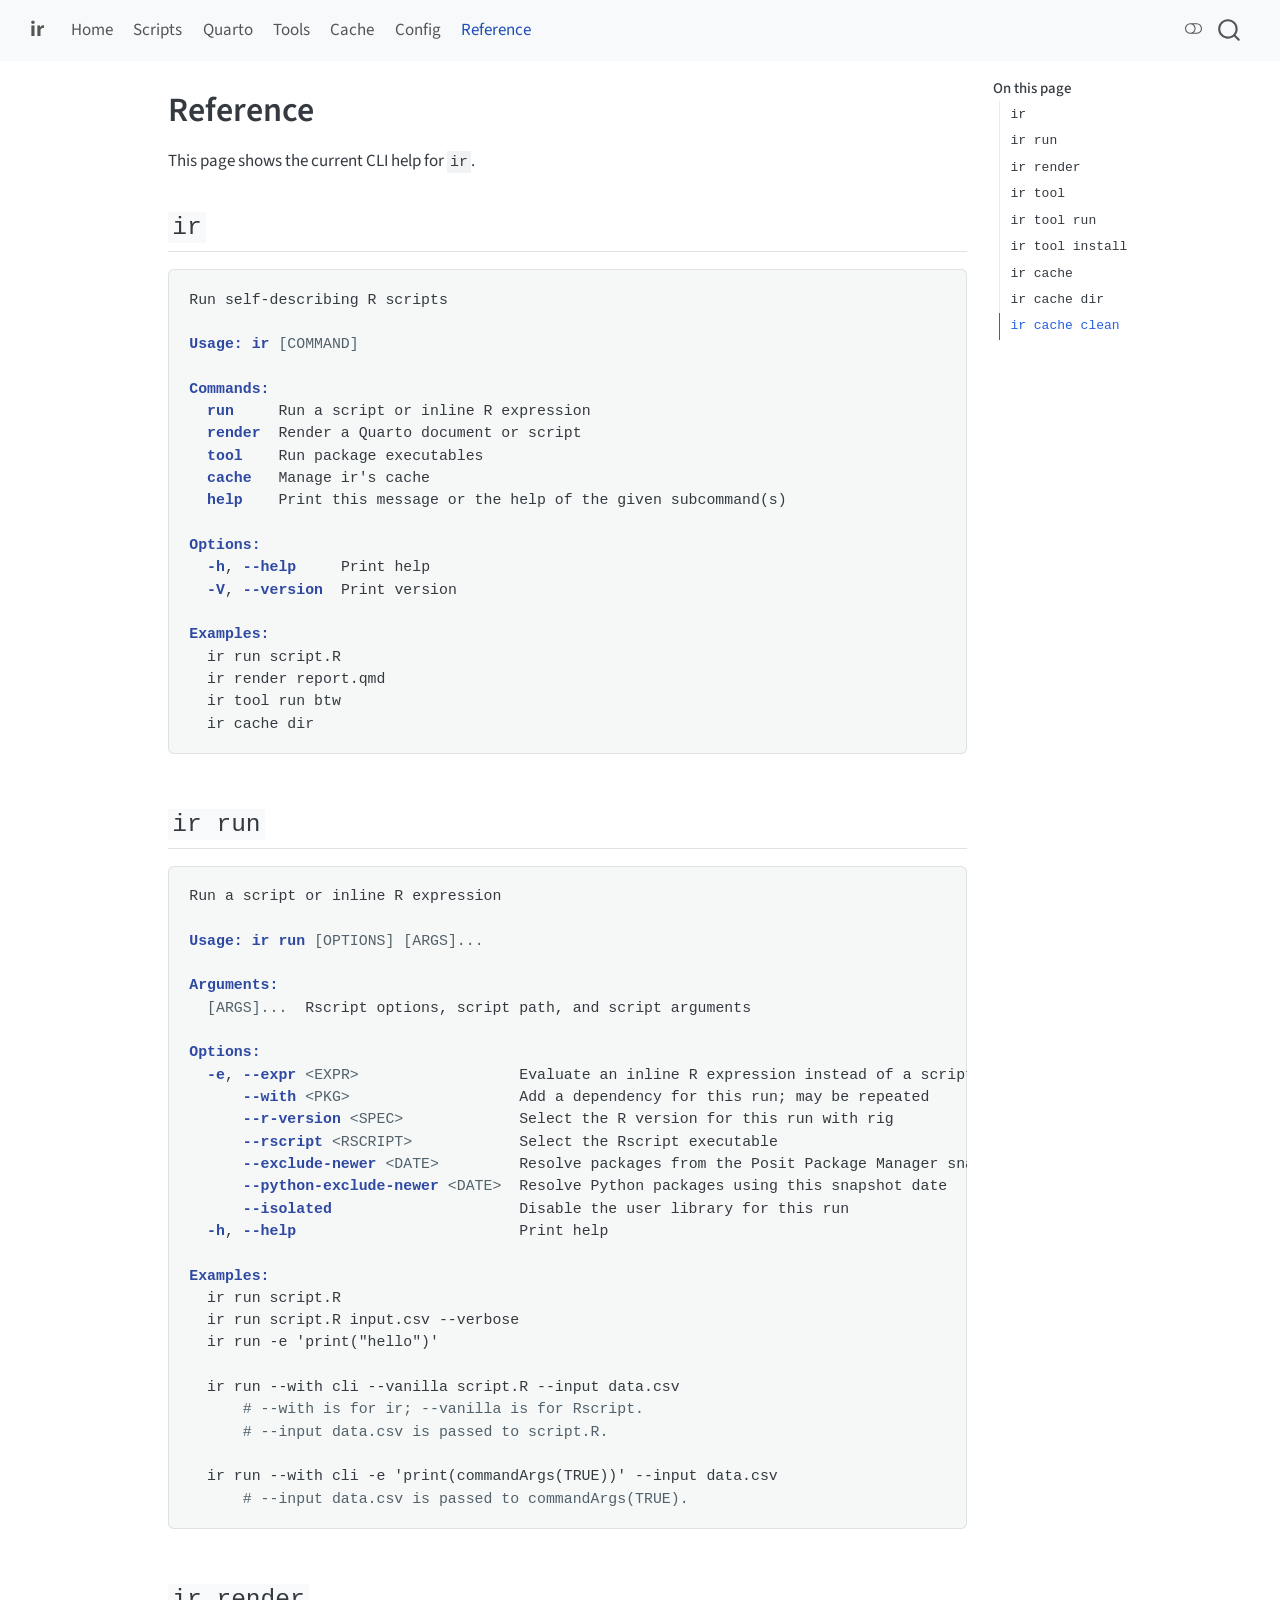
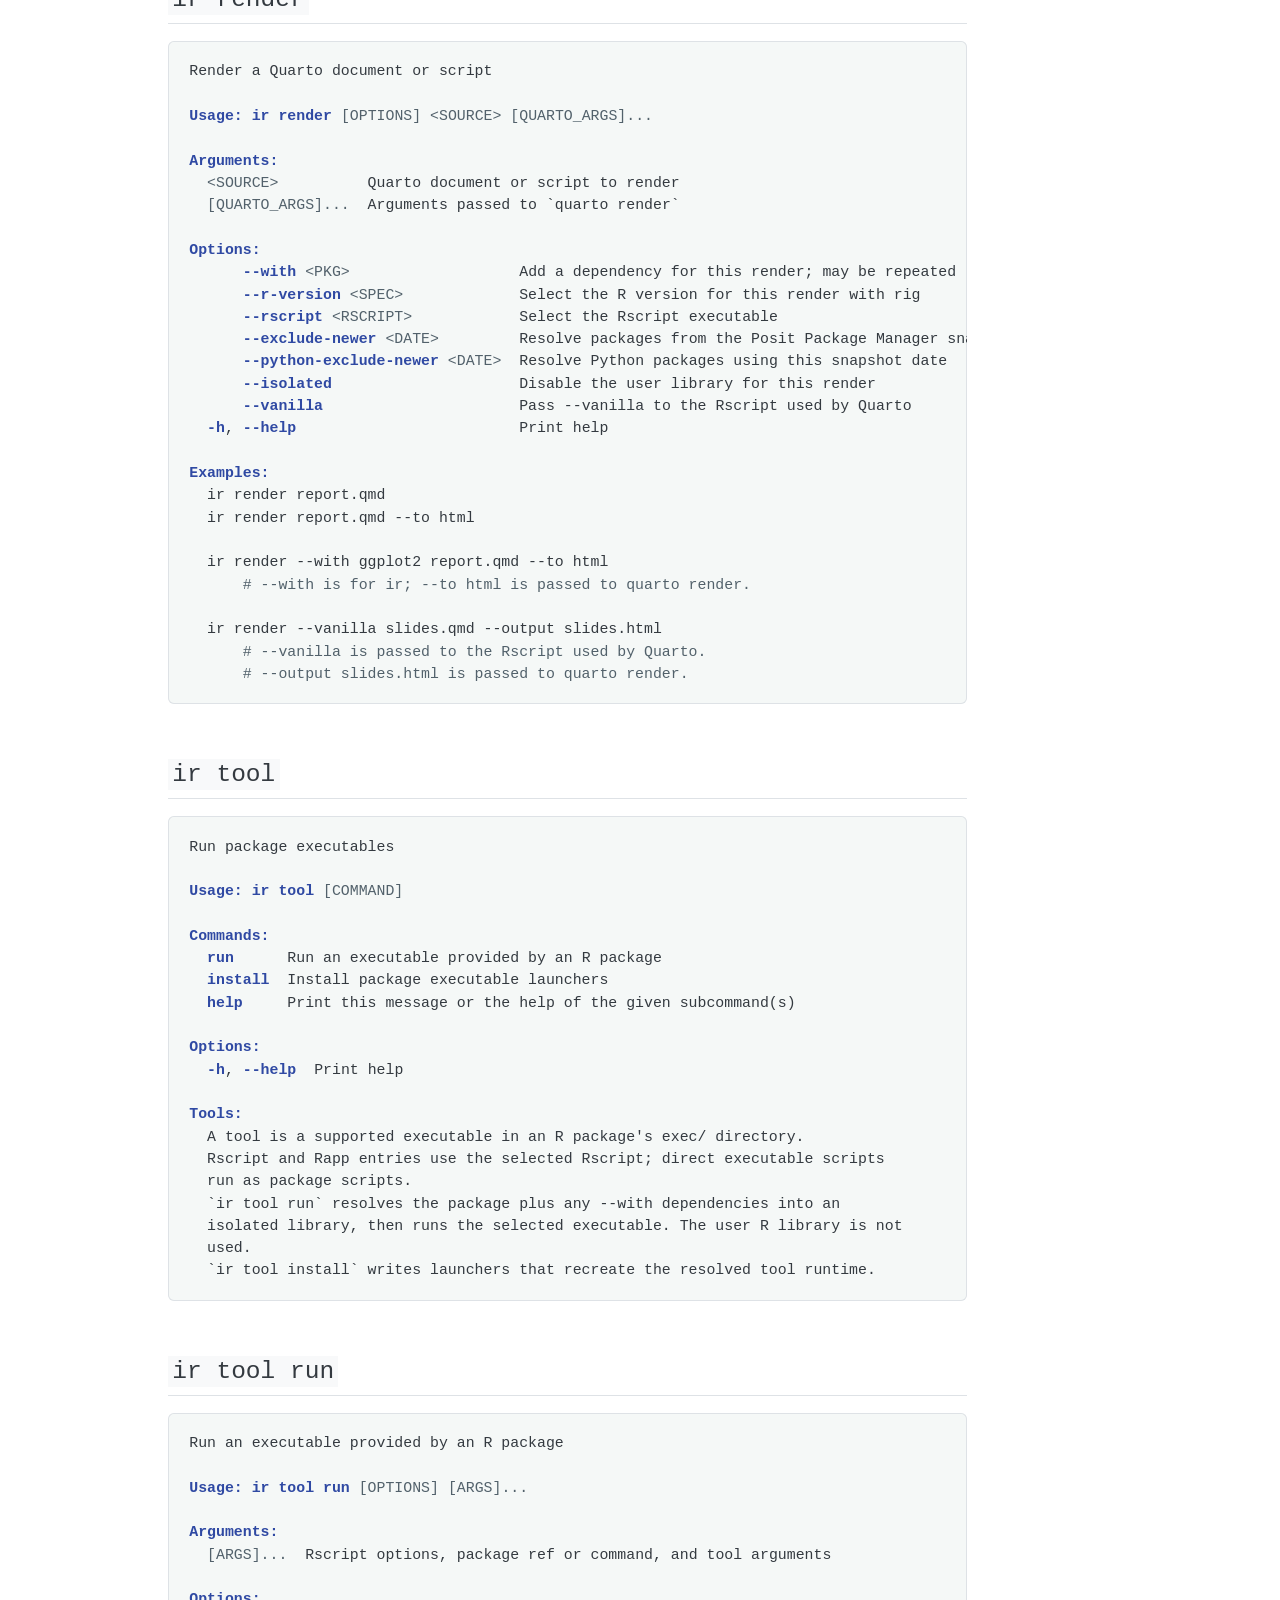
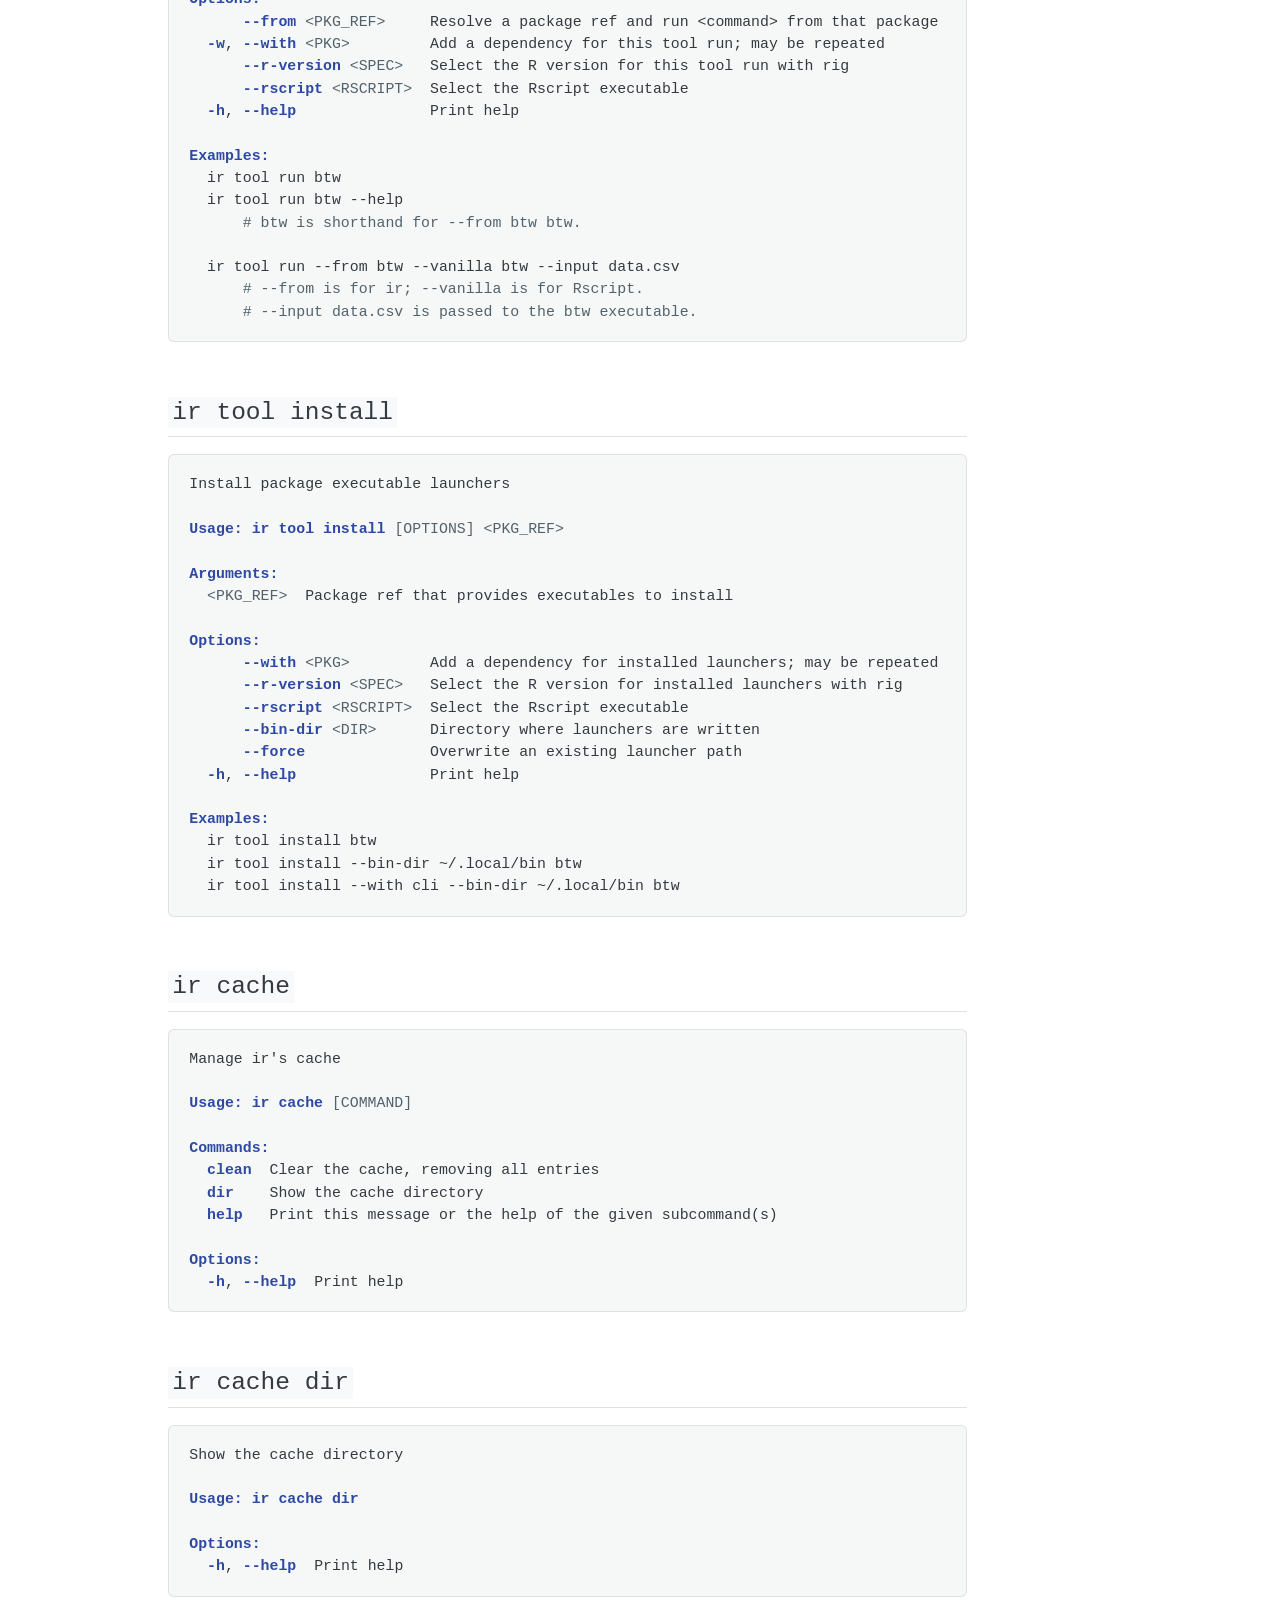
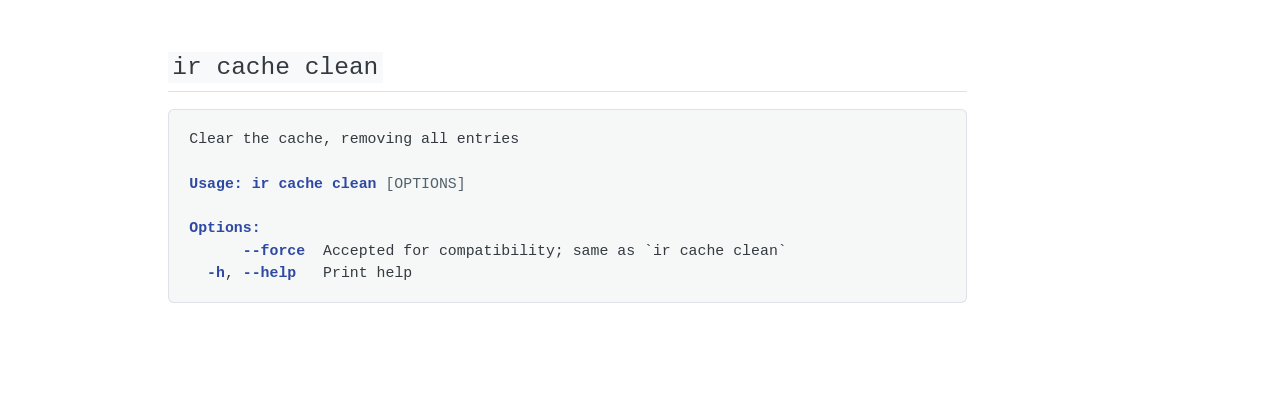
<file: reference.html>
<!DOCTYPE html>
<html xmlns="http://www.w3.org/1999/xhtml" lang="en" xml:lang="en"><head>

<meta charset="utf-8">
<meta name="generator" content="quarto-1.9.38">

<meta name="viewport" content="width=device-width, initial-scale=1.0, user-scalable=yes">


<title>Reference – ir</title>
<style>
/* Default styles provided by pandoc.
** See https://pandoc.org/MANUAL.html#variables-for-html for config info.
*/
code{white-space: pre-wrap;}
span.smallcaps{font-variant: small-caps;}
div.columns{display: flex; gap: min(4vw, 1.5em);}
div.column{flex: auto; overflow-x: auto;}
div.hanging-indent{margin-left: 1.5em; text-indent: -1.5em;}
ul.task-list{list-style: none;}
ul.task-list li input[type="checkbox"] {
  width: 0.8em;
  margin: 0 0.8em 0.2em -1em; /* quarto-specific, see https://github.com/quarto-dev/quarto-cli/issues/4556 */ 
  vertical-align: middle;
}
</style>


<script src="site_libs/quarto-nav/quarto-nav.js"></script>
<script src="site_libs/quarto-nav/headroom.min.js"></script>
<script src="site_libs/clipboard/clipboard.min.js"></script>
<script src="site_libs/quarto-search/autocomplete.umd.js"></script>
<script src="site_libs/quarto-search/fuse.min.js"></script>
<script src="site_libs/quarto-search/quarto-search.js"></script>
<meta name="quarto:offset" content="./">
<script src="site_libs/quarto-html/quarto.js" type="module"></script>
<script src="site_libs/quarto-html/tabsets/tabsets.js" type="module"></script>
<script src="site_libs/quarto-html/popper.min.js"></script>
<script src="site_libs/quarto-html/tippy.umd.min.js"></script>
<script src="site_libs/quarto-html/anchor.min.js"></script>
<link href="site_libs/quarto-html/tippy.css" rel="stylesheet">
<link href="site_libs/quarto-html/quarto-syntax-highlighting-15634bcf2e68342d4ad2dfa704d543f6.css" rel="stylesheet" class="quarto-color-scheme" id="quarto-text-highlighting-styles">
<link href="site_libs/quarto-html/quarto-syntax-highlighting-dark-0a6b7249c26820e032cb0bd839ff02b1.css" rel="stylesheet" class="quarto-color-scheme quarto-color-alternate" id="quarto-text-highlighting-styles">
<link href="site_libs/quarto-html/quarto-syntax-highlighting-15634bcf2e68342d4ad2dfa704d543f6.css" rel="stylesheet" class="quarto-color-scheme-extra" id="quarto-text-highlighting-styles">
<script src="site_libs/bootstrap/bootstrap.min.js"></script>
<link href="site_libs/bootstrap/bootstrap-icons.css" rel="stylesheet">
<link href="site_libs/bootstrap/bootstrap-0134bf7ea20a951bf8969683a6dbdde6.min.css" rel="stylesheet" append-hash="true" class="quarto-color-scheme" id="quarto-bootstrap" data-mode="light">
<link href="site_libs/bootstrap/bootstrap-dark-7fb2366ea9cfc589a5fa427510273c33.min.css" rel="stylesheet" append-hash="true" class="quarto-color-scheme quarto-color-alternate" id="quarto-bootstrap" data-mode="dark">
<link href="site_libs/bootstrap/bootstrap-0134bf7ea20a951bf8969683a6dbdde6.min.css" rel="stylesheet" append-hash="true" class="quarto-color-scheme-extra" id="quarto-bootstrap" data-mode="light">
<script id="quarto-search-options" type="application/json">{
  "location": "navbar",
  "copy-button": false,
  "collapse-after": 3,
  "panel-placement": "end",
  "type": "overlay",
  "limit": 50,
  "keyboard-shortcut": [
    "f",
    "/",
    "s"
  ],
  "show-item-context": false,
  "language": {
    "search-no-results-text": "No results",
    "search-matching-documents-text": "matching documents",
    "search-copy-link-title": "Copy link to search",
    "search-hide-matches-text": "Hide additional matches",
    "search-more-match-text": "more match in this document",
    "search-more-matches-text": "more matches in this document",
    "search-clear-button-title": "Clear",
    "search-text-placeholder": "",
    "search-detached-cancel-button-title": "Cancel",
    "search-submit-button-title": "Submit",
    "search-label": "Search"
  }
}</script>


<link rel="stylesheet" href="styles.css">
</head>

<body class="nav-fixed quarto-light"><script id="quarto-html-before-body" type="application/javascript">
    const toggleBodyColorMode = (bsSheetEl) => {
      const mode = bsSheetEl.getAttribute("data-mode");
      const bodyEl = window.document.querySelector("body");
      if (mode === "dark") {
        bodyEl.classList.add("quarto-dark");
        bodyEl.classList.remove("quarto-light");
      } else {
        bodyEl.classList.add("quarto-light");
        bodyEl.classList.remove("quarto-dark");
      }
    }
    const toggleBodyColorPrimary = () => {
      const bsSheetEl = window.document.querySelector("link#quarto-bootstrap:not([rel=disabled-stylesheet])");
      if (bsSheetEl) {
        toggleBodyColorMode(bsSheetEl);
      }
    }
    const setColorSchemeToggle = (alternate) => {
      const toggles = window.document.querySelectorAll('.quarto-color-scheme-toggle');
      for (let i=0; i < toggles.length; i++) {
        const toggle = toggles[i];
        if (toggle) {
          if (alternate) {
            toggle.classList.add("alternate");
          } else {
            toggle.classList.remove("alternate");
          }
        }
      }
    };
    const toggleColorMode = (alternate) => {
      // Switch the stylesheets
      const primaryStylesheets = window.document.querySelectorAll('link.quarto-color-scheme:not(.quarto-color-alternate)');
      const alternateStylesheets = window.document.querySelectorAll('link.quarto-color-scheme.quarto-color-alternate');
      manageTransitions('#quarto-margin-sidebar .nav-link', false);
      if (alternate) {
        // note: dark is layered on light, we don't disable primary!
        enableStylesheet(alternateStylesheets);
        for (const sheetNode of alternateStylesheets) {
          if (sheetNode.id === "quarto-bootstrap") {
            toggleBodyColorMode(sheetNode);
          }
        }
      } else {
        disableStylesheet(alternateStylesheets);
        enableStylesheet(primaryStylesheets)
        toggleBodyColorPrimary();
      }
      manageTransitions('#quarto-margin-sidebar .nav-link', true);
      // Switch the toggles
      setColorSchemeToggle(alternate)
      // Hack to workaround the fact that safari doesn't
      // properly recolor the scrollbar when toggling (#1455)
      if (navigator.userAgent.indexOf('Safari') > 0 && navigator.userAgent.indexOf('Chrome') == -1) {
        manageTransitions("body", false);
        window.scrollTo(0, 1);
        setTimeout(() => {
          window.scrollTo(0, 0);
          manageTransitions("body", true);
        }, 40);
      }
    }
    const disableStylesheet = (stylesheets) => {
      for (let i=0; i < stylesheets.length; i++) {
        const stylesheet = stylesheets[i];
        stylesheet.rel = 'disabled-stylesheet';
      }
    }
    const enableStylesheet = (stylesheets) => {
      for (let i=0; i < stylesheets.length; i++) {
        const stylesheet = stylesheets[i];
        if(stylesheet.rel !== 'stylesheet') { // for Chrome, which will still FOUC without this check
          stylesheet.rel = 'stylesheet';
        }
      }
    }
    const manageTransitions = (selector, allowTransitions) => {
      const els = window.document.querySelectorAll(selector);
      for (let i=0; i < els.length; i++) {
        const el = els[i];
        if (allowTransitions) {
          el.classList.remove('notransition');
        } else {
          el.classList.add('notransition');
        }
      }
    }
    const isFileUrl = () => {
      return window.location.protocol === 'file:';
    }
    const hasAlternateSentinel = () => {
      let styleSentinel = getColorSchemeSentinel();
      if (styleSentinel !== null) {
        return styleSentinel === "alternate";
      } else {
        return false;
      }
    }
    const setStyleSentinel = (alternate) => {
      const value = alternate ? "alternate" : "default";
      if (!isFileUrl()) {
        window.localStorage.setItem("quarto-color-scheme", value);
      } else {
        localAlternateSentinel = value;
      }
    }
    const getColorSchemeSentinel = () => {
      if (!isFileUrl()) {
        const storageValue = window.localStorage.getItem("quarto-color-scheme");
        return storageValue != null ? storageValue : localAlternateSentinel;
      } else {
        return localAlternateSentinel;
      }
    }
    const toggleGiscusIfUsed = (isAlternate, darkModeDefault) => {
      const baseTheme = document.querySelector('#giscus-base-theme')?.value ?? 'light';
      const alternateTheme = document.querySelector('#giscus-alt-theme')?.value ?? 'dark';
      let newTheme = '';
      if(authorPrefersDark) {
        newTheme = isAlternate ? baseTheme : alternateTheme;
      } else {
        newTheme = isAlternate ? alternateTheme : baseTheme;
      }
      const changeGiscusTheme = () => {
        // From: https://github.com/giscus/giscus/issues/336
        const sendMessage = (message) => {
          const iframe = document.querySelector('iframe.giscus-frame');
          if (!iframe) return;
          iframe.contentWindow.postMessage({ giscus: message }, 'https://giscus.app');
        }
        sendMessage({
          setConfig: {
            theme: newTheme
          }
        });
      }
      const isGiscussLoaded = window.document.querySelector('iframe.giscus-frame') !== null;
      if (isGiscussLoaded) {
        changeGiscusTheme();
      }
    };
    const authorPrefersDark = false;
    const darkModeDefault = authorPrefersDark;
      document.querySelector('link#quarto-text-highlighting-styles.quarto-color-scheme-extra').rel = 'disabled-stylesheet';
      document.querySelector('link#quarto-bootstrap.quarto-color-scheme-extra').rel = 'disabled-stylesheet';
    let localAlternateSentinel = darkModeDefault ? 'alternate' : 'default';
    // Dark / light mode switch
    window.quartoToggleColorScheme = () => {
      // Read the current dark / light value
      let toAlternate = !hasAlternateSentinel();
      toggleColorMode(toAlternate);
      setStyleSentinel(toAlternate);
      toggleGiscusIfUsed(toAlternate, darkModeDefault);
      window.dispatchEvent(new Event('resize'));
    };
    // Switch to dark mode if need be
    if (hasAlternateSentinel()) {
      toggleColorMode(true);
    } else {
      toggleColorMode(false);
    }
  </script>

<div id="quarto-search-results"></div>
  <header id="quarto-header" class="headroom fixed-top">
    <nav class="navbar navbar-expand-lg " data-bs-theme="dark">
      <div class="navbar-container container-fluid">
      <div class="navbar-brand-container mx-auto">
    <a class="navbar-brand" href="./index.html">
    <span class="navbar-title">ir</span>
    </a>
  </div>
            <div id="quarto-search" class="" title="Search"></div>
          <button class="navbar-toggler" type="button" data-bs-toggle="collapse" data-bs-target="#navbarCollapse" aria-controls="navbarCollapse" role="menu" aria-expanded="false" aria-label="Toggle navigation" onclick="if (window.quartoToggleHeadroom) { window.quartoToggleHeadroom(); }">
  <span class="navbar-toggler-icon"></span>
</button>
          <div class="collapse navbar-collapse" id="navbarCollapse">
            <ul class="navbar-nav navbar-nav-scroll me-auto">
  <li class="nav-item">
    <a class="nav-link" href="./index.html"> 
<span class="menu-text">Home</span></a>
  </li>  
  <li class="nav-item">
    <a class="nav-link" href="./run.html"> 
<span class="menu-text">Scripts</span></a>
  </li>  
  <li class="nav-item">
    <a class="nav-link" href="./quarto.html"> 
<span class="menu-text">Quarto</span></a>
  </li>  
  <li class="nav-item">
    <a class="nav-link" href="./tools.html"> 
<span class="menu-text">Tools</span></a>
  </li>  
  <li class="nav-item">
    <a class="nav-link" href="./cache.html"> 
<span class="menu-text">Cache</span></a>
  </li>  
  <li class="nav-item">
    <a class="nav-link" href="./config.html"> 
<span class="menu-text">Config</span></a>
  </li>  
  <li class="nav-item">
    <a class="nav-link active" href="./reference.html" aria-current="page"> 
<span class="menu-text">Reference</span></a>
  </li>  
</ul>
          </div> <!-- /navcollapse -->
            <div class="quarto-navbar-tools">
  <a href="" class="quarto-color-scheme-toggle quarto-navigation-tool  px-1" onclick="window.quartoToggleColorScheme(); return false;" title="Toggle dark mode"><i class="bi"></i></a>
</div>
      </div> <!-- /container-fluid -->
    </nav>
</header>
<!-- content -->
<div id="quarto-content" class="quarto-container page-columns page-rows-contents page-layout-article page-navbar">
<!-- sidebar -->
<!-- margin-sidebar -->
    <div id="quarto-margin-sidebar" class="sidebar margin-sidebar">
        <nav id="TOC" role="doc-toc" class="toc-active">
    <h2 id="toc-title">On this page</h2>
   
  <ul>
  <li><a href="#ir" id="toc-ir" class="nav-link active" data-scroll-target="#ir"><code>ir</code></a></li>
  <li><a href="#ir-run" id="toc-ir-run" class="nav-link" data-scroll-target="#ir-run"><code>ir run</code></a></li>
  <li><a href="#ir-render" id="toc-ir-render" class="nav-link" data-scroll-target="#ir-render"><code>ir render</code></a></li>
  <li><a href="#ir-tool" id="toc-ir-tool" class="nav-link" data-scroll-target="#ir-tool"><code>ir tool</code></a></li>
  <li><a href="#ir-tool-run" id="toc-ir-tool-run" class="nav-link" data-scroll-target="#ir-tool-run"><code>ir tool run</code></a></li>
  <li><a href="#ir-tool-install" id="toc-ir-tool-install" class="nav-link" data-scroll-target="#ir-tool-install"><code>ir tool install</code></a></li>
  <li><a href="#ir-cache" id="toc-ir-cache" class="nav-link" data-scroll-target="#ir-cache"><code>ir cache</code></a></li>
  <li><a href="#ir-cache-dir" id="toc-ir-cache-dir" class="nav-link" data-scroll-target="#ir-cache-dir"><code>ir cache dir</code></a></li>
  <li><a href="#ir-cache-clean" id="toc-ir-cache-clean" class="nav-link" data-scroll-target="#ir-cache-clean"><code>ir cache clean</code></a></li>
  </ul>
</nav>
    </div>
<!-- main -->
<main class="content" id="quarto-document-content">


<header id="title-block-header" class="quarto-title-block default">
<div class="quarto-title">
<h1 class="title">Reference</h1>
</div>



<div class="quarto-title-meta">

    
  
    
  </div>
  


</header>


<p>This page shows the current CLI help for <code>ir</code>.</p>
<section id="ir" class="level2">
<h2 class="anchored" data-anchor-id="ir"><code>ir</code></h2>
<div class="cell">
<div class="cell-output-display">
<pre class="ir-cli-help"><code>Run self-describing R scripts

<span style="color: #5555FF; font-weight: bold;">Usage:</span> <span style="color: #00BBBB; font-weight: bold;">ir</span> <span style="color: #555555;">[COMMAND]</span>

<span style="color: #5555FF; font-weight: bold;">Commands:</span>
  <span style="color: #00BBBB; font-weight: bold;">run</span>     Run a script or inline R expression
  <span style="color: #00BBBB; font-weight: bold;">render</span>  Render a Quarto document or script
  <span style="color: #00BBBB; font-weight: bold;">tool</span>    Run package executables
  <span style="color: #00BBBB; font-weight: bold;">cache</span>   Manage ir's cache
  <span style="color: #00BBBB; font-weight: bold;">help</span>    Print this message or the help of the given subcommand(s)

<span style="color: #5555FF; font-weight: bold;">Options:</span>
  <span style="color: #00BBBB; font-weight: bold;">-h</span>, <span style="color: #00BBBB; font-weight: bold;">--help</span>     Print help
  <span style="color: #00BBBB; font-weight: bold;">-V</span>, <span style="color: #00BBBB; font-weight: bold;">--version</span>  Print version

<span style="color: #5555FF; font-weight: bold;">Examples:</span>
  ir run script.R
  ir render report.qmd
  ir tool run btw
  ir cache dir</code></pre>

</div>
</div>
</section>
<section id="ir-run" class="level2">
<h2 class="anchored" data-anchor-id="ir-run"><code>ir run</code></h2>
<div class="cell">
<div class="cell-output-display">
<pre class="ir-cli-help"><code>Run a script or inline R expression

<span style="color: #5555FF; font-weight: bold;">Usage:</span> <span style="color: #00BBBB; font-weight: bold;">ir run</span> <span style="color: #555555;">[OPTIONS]</span> <span style="color: #555555;">[ARGS]...</span>

<span style="color: #5555FF; font-weight: bold;">Arguments:</span>
  <span style="color: #555555;">[ARGS]...</span>  Rscript options, script path, and script arguments

<span style="color: #5555FF; font-weight: bold;">Options:</span>
  <span style="color: #00BBBB; font-weight: bold;">-e</span>, <span style="color: #00BBBB; font-weight: bold;">--expr</span><span style="color: #555555;"> &lt;EXPR&gt;</span>                  Evaluate an inline R expression instead of a script file
      <span style="color: #00BBBB; font-weight: bold;">--with</span><span style="color: #555555;"> &lt;PKG&gt;</span>                   Add a dependency for this run; may be repeated
      <span style="color: #00BBBB; font-weight: bold;">--r-version</span><span style="color: #555555;"> &lt;SPEC&gt;</span>             Select the R version for this run with rig
      <span style="color: #00BBBB; font-weight: bold;">--rscript</span><span style="color: #555555;"> &lt;RSCRIPT&gt;</span>            Select the Rscript executable
      <span style="color: #00BBBB; font-weight: bold;">--exclude-newer</span><span style="color: #555555;"> &lt;DATE&gt;</span>         Resolve packages from the Posit Package Manager snapshot at this date
      <span style="color: #00BBBB; font-weight: bold;">--python-exclude-newer</span><span style="color: #555555;"> &lt;DATE&gt;</span>  Resolve Python packages using this snapshot date
      <span style="color: #00BBBB; font-weight: bold;">--isolated</span>                     Disable the user library for this run
  <span style="color: #00BBBB; font-weight: bold;">-h</span>, <span style="color: #00BBBB; font-weight: bold;">--help</span>                         Print help

<span style="color: #5555FF; font-weight: bold;">Examples:</span>
  ir run script.R
  ir run script.R input.csv --verbose
  ir run -e 'print("hello")'

  ir run --with cli --vanilla script.R --input data.csv
<span style="color: #555555;">      # --with is for ir; --vanilla is for Rscript.</span>
<span style="color: #555555;">      # --input data.csv is passed to script.R.</span>

  ir run --with cli -e 'print(commandArgs(TRUE))' --input data.csv
<span style="color: #555555;">      # --input data.csv is passed to commandArgs(TRUE).</span></code></pre>

</div>
</div>
</section>
<section id="ir-render" class="level2">
<h2 class="anchored" data-anchor-id="ir-render"><code>ir render</code></h2>
<div class="cell">
<div class="cell-output-display">
<pre class="ir-cli-help"><code>Render a Quarto document or script

<span style="color: #5555FF; font-weight: bold;">Usage:</span> <span style="color: #00BBBB; font-weight: bold;">ir render</span> <span style="color: #555555;">[OPTIONS]</span> <span style="color: #555555;">&lt;SOURCE&gt;</span> <span style="color: #555555;">[QUARTO_ARGS]...</span>

<span style="color: #5555FF; font-weight: bold;">Arguments:</span>
  <span style="color: #555555;">&lt;SOURCE&gt;</span>          Quarto document or script to render
  <span style="color: #555555;">[QUARTO_ARGS]...</span>  Arguments passed to `quarto render`

<span style="color: #5555FF; font-weight: bold;">Options:</span>
      <span style="color: #00BBBB; font-weight: bold;">--with</span><span style="color: #555555;"> &lt;PKG&gt;</span>                   Add a dependency for this render; may be repeated
      <span style="color: #00BBBB; font-weight: bold;">--r-version</span><span style="color: #555555;"> &lt;SPEC&gt;</span>             Select the R version for this render with rig
      <span style="color: #00BBBB; font-weight: bold;">--rscript</span><span style="color: #555555;"> &lt;RSCRIPT&gt;</span>            Select the Rscript executable
      <span style="color: #00BBBB; font-weight: bold;">--exclude-newer</span><span style="color: #555555;"> &lt;DATE&gt;</span>         Resolve packages from the Posit Package Manager snapshot at this date
      <span style="color: #00BBBB; font-weight: bold;">--python-exclude-newer</span><span style="color: #555555;"> &lt;DATE&gt;</span>  Resolve Python packages using this snapshot date
      <span style="color: #00BBBB; font-weight: bold;">--isolated</span>                     Disable the user library for this render
      <span style="color: #00BBBB; font-weight: bold;">--vanilla</span>                      Pass --vanilla to the Rscript used by Quarto
  <span style="color: #00BBBB; font-weight: bold;">-h</span>, <span style="color: #00BBBB; font-weight: bold;">--help</span>                         Print help

<span style="color: #5555FF; font-weight: bold;">Examples:</span>
  ir render report.qmd
  ir render report.qmd --to html

  ir render --with ggplot2 report.qmd --to html
<span style="color: #555555;">      # --with is for ir; --to html is passed to quarto render.</span>

  ir render --vanilla slides.qmd --output slides.html
<span style="color: #555555;">      # --vanilla is passed to the Rscript used by Quarto.</span>
<span style="color: #555555;">      # --output slides.html is passed to quarto render.</span></code></pre>

</div>
</div>
</section>
<section id="ir-tool" class="level2">
<h2 class="anchored" data-anchor-id="ir-tool"><code>ir tool</code></h2>
<div class="cell">
<div class="cell-output-display">
<pre class="ir-cli-help"><code>Run package executables

<span style="color: #5555FF; font-weight: bold;">Usage:</span> <span style="color: #00BBBB; font-weight: bold;">ir tool</span> <span style="color: #555555;">[COMMAND]</span>

<span style="color: #5555FF; font-weight: bold;">Commands:</span>
  <span style="color: #00BBBB; font-weight: bold;">run</span>      Run an executable provided by an R package
  <span style="color: #00BBBB; font-weight: bold;">install</span>  Install package executable launchers
  <span style="color: #00BBBB; font-weight: bold;">help</span>     Print this message or the help of the given subcommand(s)

<span style="color: #5555FF; font-weight: bold;">Options:</span>
  <span style="color: #00BBBB; font-weight: bold;">-h</span>, <span style="color: #00BBBB; font-weight: bold;">--help</span>  Print help

<span style="color: #5555FF; font-weight: bold;">Tools:</span>
  A tool is a supported executable in an R package's exec/ directory.
  Rscript and Rapp entries use the selected Rscript; direct executable scripts
  run as package scripts.
  `ir tool run` resolves the package plus any --with dependencies into an
  isolated library, then runs the selected executable. The user R library is not
  used.
  `ir tool install` writes launchers that recreate the resolved tool runtime.</code></pre>

</div>
</div>
</section>
<section id="ir-tool-run" class="level2">
<h2 class="anchored" data-anchor-id="ir-tool-run"><code>ir tool run</code></h2>
<div class="cell">
<div class="cell-output-display">
<pre class="ir-cli-help"><code>Run an executable provided by an R package

<span style="color: #5555FF; font-weight: bold;">Usage:</span> <span style="color: #00BBBB; font-weight: bold;">ir tool run</span> <span style="color: #555555;">[OPTIONS]</span> <span style="color: #555555;">[ARGS]...</span>

<span style="color: #5555FF; font-weight: bold;">Arguments:</span>
  <span style="color: #555555;">[ARGS]...</span>  Rscript options, package ref or command, and tool arguments

<span style="color: #5555FF; font-weight: bold;">Options:</span>
      <span style="color: #00BBBB; font-weight: bold;">--from</span><span style="color: #555555;"> &lt;PKG_REF&gt;</span>     Resolve a package ref and run &lt;command&gt; from that package
  <span style="color: #00BBBB; font-weight: bold;">-w</span>, <span style="color: #00BBBB; font-weight: bold;">--with</span><span style="color: #555555;"> &lt;PKG&gt;</span>         Add a dependency for this tool run; may be repeated
      <span style="color: #00BBBB; font-weight: bold;">--r-version</span><span style="color: #555555;"> &lt;SPEC&gt;</span>   Select the R version for this tool run with rig
      <span style="color: #00BBBB; font-weight: bold;">--rscript</span><span style="color: #555555;"> &lt;RSCRIPT&gt;</span>  Select the Rscript executable
  <span style="color: #00BBBB; font-weight: bold;">-h</span>, <span style="color: #00BBBB; font-weight: bold;">--help</span>               Print help

<span style="color: #5555FF; font-weight: bold;">Examples:</span>
  ir tool run btw
  ir tool run btw --help
<span style="color: #555555;">      # btw is shorthand for --from btw btw.</span>

  ir tool run --from btw --vanilla btw --input data.csv
<span style="color: #555555;">      # --from is for ir; --vanilla is for Rscript.</span>
<span style="color: #555555;">      # --input data.csv is passed to the btw executable.</span></code></pre>

</div>
</div>
</section>
<section id="ir-tool-install" class="level2">
<h2 class="anchored" data-anchor-id="ir-tool-install"><code>ir tool install</code></h2>
<div class="cell">
<div class="cell-output-display">
<pre class="ir-cli-help"><code>Install package executable launchers

<span style="color: #5555FF; font-weight: bold;">Usage:</span> <span style="color: #00BBBB; font-weight: bold;">ir tool install</span> <span style="color: #555555;">[OPTIONS]</span> <span style="color: #555555;">&lt;PKG_REF&gt;</span>

<span style="color: #5555FF; font-weight: bold;">Arguments:</span>
  <span style="color: #555555;">&lt;PKG_REF&gt;</span>  Package ref that provides executables to install

<span style="color: #5555FF; font-weight: bold;">Options:</span>
      <span style="color: #00BBBB; font-weight: bold;">--with</span><span style="color: #555555;"> &lt;PKG&gt;</span>         Add a dependency for installed launchers; may be repeated
      <span style="color: #00BBBB; font-weight: bold;">--r-version</span><span style="color: #555555;"> &lt;SPEC&gt;</span>   Select the R version for installed launchers with rig
      <span style="color: #00BBBB; font-weight: bold;">--rscript</span><span style="color: #555555;"> &lt;RSCRIPT&gt;</span>  Select the Rscript executable
      <span style="color: #00BBBB; font-weight: bold;">--bin-dir</span><span style="color: #555555;"> &lt;DIR&gt;</span>      Directory where launchers are written
      <span style="color: #00BBBB; font-weight: bold;">--force</span>              Overwrite an existing launcher path
  <span style="color: #00BBBB; font-weight: bold;">-h</span>, <span style="color: #00BBBB; font-weight: bold;">--help</span>               Print help

<span style="color: #5555FF; font-weight: bold;">Examples:</span>
  ir tool install btw
  ir tool install --bin-dir ~/.local/bin btw
  ir tool install --with cli --bin-dir ~/.local/bin btw</code></pre>

</div>
</div>
</section>
<section id="ir-cache" class="level2">
<h2 class="anchored" data-anchor-id="ir-cache"><code>ir cache</code></h2>
<div class="cell">
<div class="cell-output-display">
<pre class="ir-cli-help"><code>Manage ir's cache

<span style="color: #5555FF; font-weight: bold;">Usage:</span> <span style="color: #00BBBB; font-weight: bold;">ir cache</span> <span style="color: #555555;">[COMMAND]</span>

<span style="color: #5555FF; font-weight: bold;">Commands:</span>
  <span style="color: #00BBBB; font-weight: bold;">clean</span>  Clear the cache, removing all entries
  <span style="color: #00BBBB; font-weight: bold;">dir</span>    Show the cache directory
  <span style="color: #00BBBB; font-weight: bold;">help</span>   Print this message or the help of the given subcommand(s)

<span style="color: #5555FF; font-weight: bold;">Options:</span>
  <span style="color: #00BBBB; font-weight: bold;">-h</span>, <span style="color: #00BBBB; font-weight: bold;">--help</span>  Print help</code></pre>

</div>
</div>
</section>
<section id="ir-cache-dir" class="level2">
<h2 class="anchored" data-anchor-id="ir-cache-dir"><code>ir cache dir</code></h2>
<div class="cell">
<div class="cell-output-display">
<pre class="ir-cli-help"><code>Show the cache directory

<span style="color: #5555FF; font-weight: bold;">Usage:</span> <span style="color: #00BBBB; font-weight: bold;">ir cache dir</span>

<span style="color: #5555FF; font-weight: bold;">Options:</span>
  <span style="color: #00BBBB; font-weight: bold;">-h</span>, <span style="color: #00BBBB; font-weight: bold;">--help</span>  Print help</code></pre>

</div>
</div>
</section>
<section id="ir-cache-clean" class="level2">
<h2 class="anchored" data-anchor-id="ir-cache-clean"><code>ir cache clean</code></h2>
<div class="cell">
<div class="cell-output-display">
<pre class="ir-cli-help"><code>Clear the cache, removing all entries

<span style="color: #5555FF; font-weight: bold;">Usage:</span> <span style="color: #00BBBB; font-weight: bold;">ir cache clean</span> <span style="color: #555555;">[OPTIONS]</span>

<span style="color: #5555FF; font-weight: bold;">Options:</span>
      <span style="color: #00BBBB; font-weight: bold;">--force</span>  Accepted for compatibility; same as `ir cache clean`
  <span style="color: #00BBBB; font-weight: bold;">-h</span>, <span style="color: #00BBBB; font-weight: bold;">--help</span>   Print help</code></pre>

</div>
</div>


</section>

</main> <!-- /main -->
<script id="quarto-html-after-body" type="application/javascript">
  window.document.addEventListener("DOMContentLoaded", function (event) {
    // Ensure there is a toggle, if there isn't float one in the top right
    if (window.document.querySelector('.quarto-color-scheme-toggle') === null) {
      const a = window.document.createElement('a');
      a.classList.add('top-right');
      a.classList.add('quarto-color-scheme-toggle');
      a.href = "";
      a.onclick = function() { try { window.quartoToggleColorScheme(); } catch {} return false; };
      const i = window.document.createElement("i");
      i.classList.add('bi');
      a.appendChild(i);
      window.document.body.appendChild(a);
    }
    setColorSchemeToggle(hasAlternateSentinel())
    const icon = "";
    const anchorJS = new window.AnchorJS();
    anchorJS.options = {
      placement: 'right',
      icon: icon
    };
    anchorJS.add('.anchored');
    const isCodeAnnotation = (el) => {
      for (const clz of el.classList) {
        if (clz.startsWith('code-annotation-')) {                     
          return true;
        }
      }
      return false;
    }
    const onCopySuccess = function(e) {
      // button target
      const button = e.trigger;
      // don't keep focus
      button.blur();
      // flash "checked"
      button.classList.add('code-copy-button-checked');
      var currentTitle = button.getAttribute("title");
      button.setAttribute("title", "Copied!");
      let tooltip;
      if (window.bootstrap) {
        button.setAttribute("data-bs-toggle", "tooltip");
        button.setAttribute("data-bs-placement", "left");
        button.setAttribute("data-bs-title", "Copied!");
        tooltip = new bootstrap.Tooltip(button, 
          { trigger: "manual", 
            customClass: "code-copy-button-tooltip",
            offset: [0, -8]});
        tooltip.show();    
      }
      setTimeout(function() {
        if (tooltip) {
          tooltip.hide();
          button.removeAttribute("data-bs-title");
          button.removeAttribute("data-bs-toggle");
          button.removeAttribute("data-bs-placement");
        }
        button.setAttribute("title", currentTitle);
        button.classList.remove('code-copy-button-checked');
      }, 1000);
      // clear code selection
      e.clearSelection();
    }
    const getTextToCopy = function(trigger) {
      const outerScaffold = trigger.parentElement.cloneNode(true);
      const codeEl = outerScaffold.querySelector('code');
      for (const childEl of codeEl.children) {
        if (isCodeAnnotation(childEl)) {
          childEl.remove();
        }
      }
      return codeEl.innerText;
    }
    const clipboard = new window.ClipboardJS('.code-copy-button:not([data-in-quarto-modal])', {
      text: getTextToCopy
    });
    clipboard.on('success', onCopySuccess);
    if (window.document.getElementById('quarto-embedded-source-code-modal')) {
      const clipboardModal = new window.ClipboardJS('.code-copy-button[data-in-quarto-modal]', {
        text: getTextToCopy,
        container: window.document.getElementById('quarto-embedded-source-code-modal')
      });
      clipboardModal.on('success', onCopySuccess);
    }
      var localhostRegex = new RegExp(/^(?:http|https):\/\/localhost\:?[0-9]*\//);
      var mailtoRegex = new RegExp(/^mailto:/);
        var filterRegex = new RegExp("https:\/\/t-kalinowski\.github\.io\/ir\/");
      var isInternal = (href) => {
          return filterRegex.test(href) || localhostRegex.test(href) || mailtoRegex.test(href);
      }
      // Inspect non-navigation links and adorn them if external
     var links = window.document.querySelectorAll('a[href]:not(.nav-link):not(.navbar-brand):not(.toc-action):not(.sidebar-link):not(.sidebar-item-toggle):not(.pagination-link):not(.no-external):not([aria-hidden]):not(.dropdown-item):not(.quarto-navigation-tool):not(.about-link)');
      for (var i=0; i<links.length; i++) {
        const link = links[i];
        if (!isInternal(link.href)) {
          // undo the damage that might have been done by quarto-nav.js in the case of
          // links that we want to consider external
          if (link.dataset.originalHref !== undefined) {
            link.href = link.dataset.originalHref;
          }
        }
      }
    function tippyHover(el, contentFn, onTriggerFn, onUntriggerFn) {
      const config = {
        allowHTML: true,
        maxWidth: 500,
        delay: 100,
        arrow: false,
        appendTo: function(el) {
            return el.parentElement;
        },
        interactive: true,
        interactiveBorder: 10,
        theme: 'quarto',
        placement: 'bottom-start',
      };
      if (contentFn) {
        config.content = contentFn;
      }
      if (onTriggerFn) {
        config.onTrigger = onTriggerFn;
      }
      if (onUntriggerFn) {
        config.onUntrigger = onUntriggerFn;
      }
      window.tippy(el, config); 
    }
    const noterefs = window.document.querySelectorAll('a[role="doc-noteref"]');
    for (var i=0; i<noterefs.length; i++) {
      const ref = noterefs[i];
      tippyHover(ref, function() {
        // use id or data attribute instead here
        let href = ref.getAttribute('data-footnote-href') || ref.getAttribute('href');
        try { href = new URL(href).hash; } catch {}
        const id = href.replace(/^#\/?/, "");
        const note = window.document.getElementById(id);
        if (note) {
          return note.innerHTML;
        } else {
          return "";
        }
      });
    }
    const xrefs = window.document.querySelectorAll('a.quarto-xref');
    const processXRef = (id, note) => {
      // Strip column container classes
      const stripColumnClz = (el) => {
        el.classList.remove("page-full", "page-columns");
        if (el.children) {
          for (const child of el.children) {
            stripColumnClz(child);
          }
        }
      }
      stripColumnClz(note)
      if (id === null || id.startsWith('sec-')) {
        // Special case sections, only their first couple elements
        const container = document.createElement("div");
        if (note.children && note.children.length > 2) {
          container.appendChild(note.children[0].cloneNode(true));
          for (let i = 1; i < note.children.length; i++) {
            const child = note.children[i];
            if (child.tagName === "P" && child.innerText === "") {
              continue;
            } else {
              container.appendChild(child.cloneNode(true));
              break;
            }
          }
          if (window.Quarto?.typesetMath) {
            window.Quarto.typesetMath(container);
          }
          return container.innerHTML
        } else {
          if (window.Quarto?.typesetMath) {
            window.Quarto.typesetMath(note);
          }
          return note.innerHTML;
        }
      } else {
        // Remove any anchor links if they are present
        const anchorLink = note.querySelector('a.anchorjs-link');
        if (anchorLink) {
          anchorLink.remove();
        }
        if (window.Quarto?.typesetMath) {
          window.Quarto.typesetMath(note);
        }
        if (note.classList.contains("callout")) {
          return note.outerHTML;
        } else {
          return note.innerHTML;
        }
      }
    }
    for (var i=0; i<xrefs.length; i++) {
      const xref = xrefs[i];
      tippyHover(xref, undefined, function(instance) {
        instance.disable();
        let url = xref.getAttribute('href');
        let hash = undefined; 
        if (url.startsWith('#')) {
          hash = url;
        } else {
          try { hash = new URL(url).hash; } catch {}
        }
        if (hash) {
          const id = hash.replace(/^#\/?/, "");
          const note = window.document.getElementById(id);
          if (note !== null) {
            try {
              const html = processXRef(id, note.cloneNode(true));
              instance.setContent(html);
            } finally {
              instance.enable();
              instance.show();
            }
          } else {
            // See if we can fetch this
            fetch(url.split('#')[0])
            .then(res => res.text())
            .then(html => {
              const parser = new DOMParser();
              const htmlDoc = parser.parseFromString(html, "text/html");
              const note = htmlDoc.getElementById(id);
              if (note !== null) {
                const html = processXRef(id, note);
                instance.setContent(html);
              } 
            }).finally(() => {
              instance.enable();
              instance.show();
            });
          }
        } else {
          // See if we can fetch a full url (with no hash to target)
          // This is a special case and we should probably do some content thinning / targeting
          fetch(url)
          .then(res => res.text())
          .then(html => {
            const parser = new DOMParser();
            const htmlDoc = parser.parseFromString(html, "text/html");
            const note = htmlDoc.querySelector('main.content');
            if (note !== null) {
              // This should only happen for chapter cross references
              // (since there is no id in the URL)
              // remove the first header
              if (note.children.length > 0 && note.children[0].tagName === "HEADER") {
                note.children[0].remove();
              }
              const html = processXRef(null, note);
              instance.setContent(html);
            } 
          }).finally(() => {
            instance.enable();
            instance.show();
          });
        }
      }, function(instance) {
      });
    }
        let selectedAnnoteEl;
        const selectorForAnnotation = ( cell, annotation) => {
          let cellAttr = 'data-code-cell="' + cell + '"';
          let lineAttr = 'data-code-annotation="' +  annotation + '"';
          const selector = 'span[' + cellAttr + '][' + lineAttr + ']';
          return selector;
        }
        const selectCodeLines = (annoteEl) => {
          const doc = window.document;
          const targetCell = annoteEl.getAttribute("data-target-cell");
          const targetAnnotation = annoteEl.getAttribute("data-target-annotation");
          const annoteSpan = window.document.querySelector(selectorForAnnotation(targetCell, targetAnnotation));
          const lines = annoteSpan.getAttribute("data-code-lines").split(",");
          const lineIds = lines.map((line) => {
            return targetCell + "-" + line;
          })
          let top = null;
          let height = null;
          let parent = null;
          if (lineIds.length > 0) {
              //compute the position of the single el (top and bottom and make a div)
              const el = window.document.getElementById(lineIds[0]);
              top = el.offsetTop;
              height = el.offsetHeight;
              parent = el.parentElement.parentElement;
            if (lineIds.length > 1) {
              const lastEl = window.document.getElementById(lineIds[lineIds.length - 1]);
              const bottom = lastEl.offsetTop + lastEl.offsetHeight;
              height = bottom - top;
            }
            if (top !== null && height !== null && parent !== null) {
              // cook up a div (if necessary) and position it 
              let div = window.document.getElementById("code-annotation-line-highlight");
              if (div === null) {
                div = window.document.createElement("div");
                div.setAttribute("id", "code-annotation-line-highlight");
                div.style.position = 'absolute';
                parent.appendChild(div);
              }
              div.style.top = top - 2 + "px";
              div.style.height = height + 4 + "px";
              div.style.left = 0;
              let gutterDiv = window.document.getElementById("code-annotation-line-highlight-gutter");
              if (gutterDiv === null) {
                gutterDiv = window.document.createElement("div");
                gutterDiv.setAttribute("id", "code-annotation-line-highlight-gutter");
                gutterDiv.style.position = 'absolute';
                const codeCell = window.document.getElementById(targetCell);
                const gutter = codeCell.querySelector('.code-annotation-gutter');
                gutter.appendChild(gutterDiv);
              }
              gutterDiv.style.top = top - 2 + "px";
              gutterDiv.style.height = height + 4 + "px";
            }
            selectedAnnoteEl = annoteEl;
          }
        };
        const unselectCodeLines = () => {
          const elementsIds = ["code-annotation-line-highlight", "code-annotation-line-highlight-gutter"];
          elementsIds.forEach((elId) => {
            const div = window.document.getElementById(elId);
            if (div) {
              div.remove();
            }
          });
          selectedAnnoteEl = undefined;
        };
          // Handle positioning of the toggle
      window.addEventListener(
        "resize",
        throttle(() => {
          elRect = undefined;
          if (selectedAnnoteEl) {
            selectCodeLines(selectedAnnoteEl);
          }
        }, 10)
      );
      function throttle(fn, ms) {
      let throttle = false;
      let timer;
        return (...args) => {
          if(!throttle) { // first call gets through
              fn.apply(this, args);
              throttle = true;
          } else { // all the others get throttled
              if(timer) clearTimeout(timer); // cancel #2
              timer = setTimeout(() => {
                fn.apply(this, args);
                timer = throttle = false;
              }, ms);
          }
        };
      }
        // Attach click handler to the DT
        const annoteDls = window.document.querySelectorAll('dt[data-target-cell]');
        for (const annoteDlNode of annoteDls) {
          annoteDlNode.addEventListener('click', (event) => {
            const clickedEl = event.target;
            if (clickedEl !== selectedAnnoteEl) {
              unselectCodeLines();
              const activeEl = window.document.querySelector('dt[data-target-cell].code-annotation-active');
              if (activeEl) {
                activeEl.classList.remove('code-annotation-active');
              }
              selectCodeLines(clickedEl);
              clickedEl.classList.add('code-annotation-active');
            } else {
              // Unselect the line
              unselectCodeLines();
              clickedEl.classList.remove('code-annotation-active');
            }
          });
        }
    const findCites = (el) => {
      const parentEl = el.parentElement;
      if (parentEl) {
        const cites = parentEl.dataset.cites;
        if (cites) {
          return {
            el,
            cites: cites.split(' ')
          };
        } else {
          return findCites(el.parentElement)
        }
      } else {
        return undefined;
      }
    };
    var bibliorefs = window.document.querySelectorAll('a[role="doc-biblioref"]');
    for (var i=0; i<bibliorefs.length; i++) {
      const ref = bibliorefs[i];
      const citeInfo = findCites(ref);
      if (citeInfo) {
        tippyHover(citeInfo.el, function() {
          var popup = window.document.createElement('div');
          citeInfo.cites.forEach(function(cite) {
            var citeDiv = window.document.createElement('div');
            citeDiv.classList.add('hanging-indent');
            citeDiv.classList.add('csl-entry');
            var biblioDiv = window.document.getElementById('ref-' + cite);
            if (biblioDiv) {
              citeDiv.innerHTML = biblioDiv.innerHTML;
            }
            popup.appendChild(citeDiv);
          });
          return popup.innerHTML;
        });
      }
    }
  });
  </script>
</div> <!-- /content -->




</body></html>
</file>
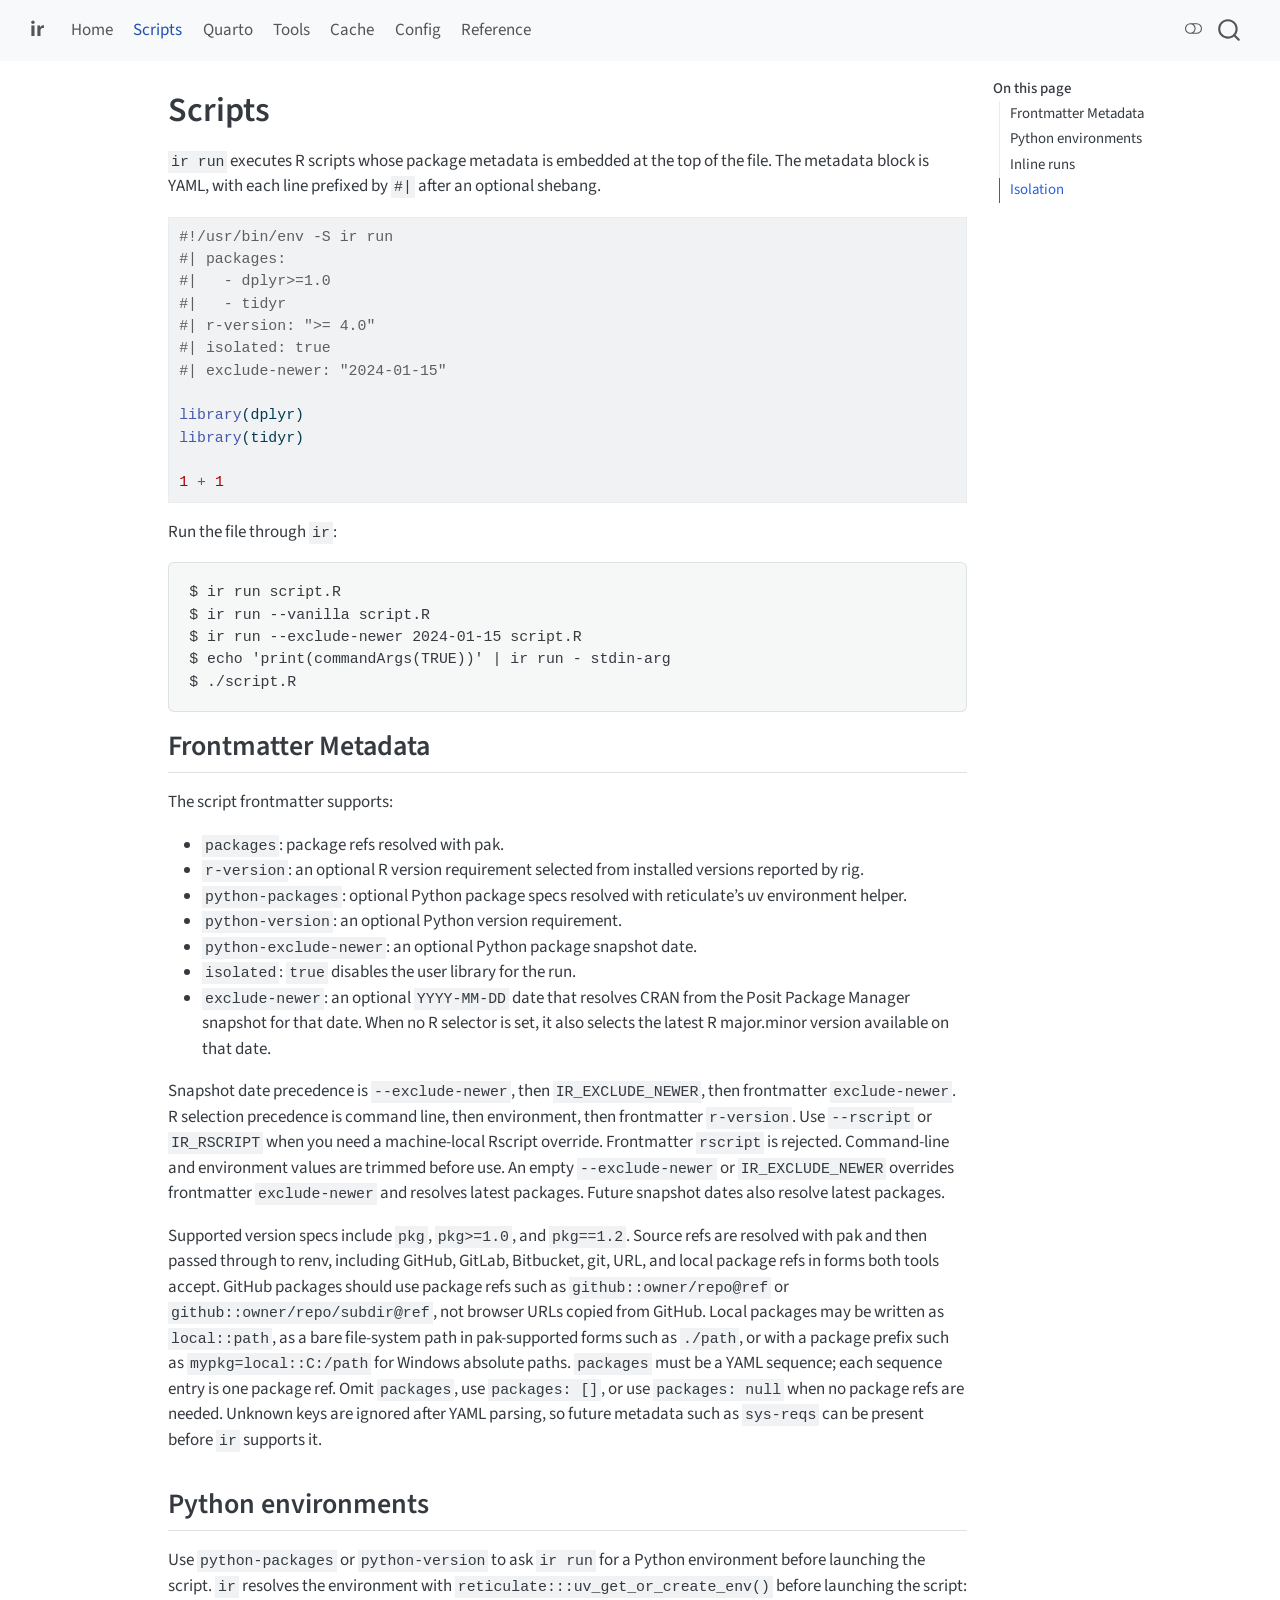
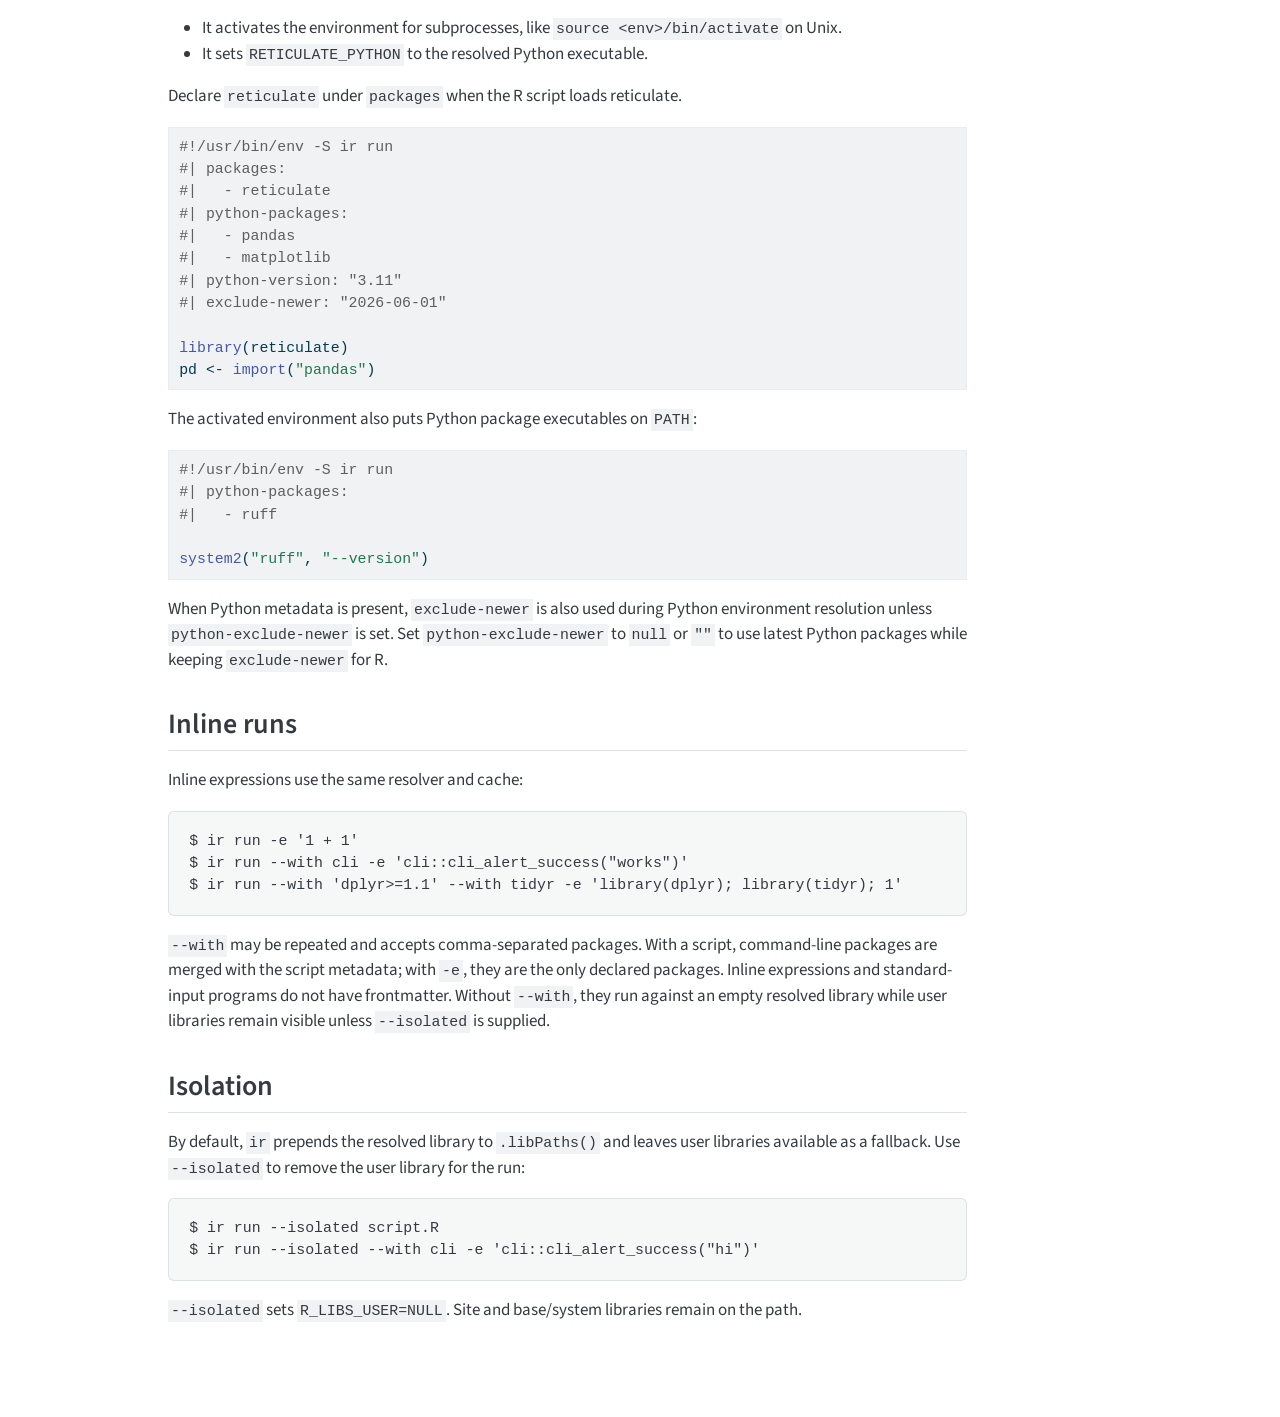
<file: run.html>
<!DOCTYPE html>
<html xmlns="http://www.w3.org/1999/xhtml" lang="en" xml:lang="en"><head>

<meta charset="utf-8">
<meta name="generator" content="quarto-1.9.38">

<meta name="viewport" content="width=device-width, initial-scale=1.0, user-scalable=yes">


<title>Scripts – ir</title>
<style>
/* Default styles provided by pandoc.
** See https://pandoc.org/MANUAL.html#variables-for-html for config info.
*/
code{white-space: pre-wrap;}
span.smallcaps{font-variant: small-caps;}
div.columns{display: flex; gap: min(4vw, 1.5em);}
div.column{flex: auto; overflow-x: auto;}
div.hanging-indent{margin-left: 1.5em; text-indent: -1.5em;}
ul.task-list{list-style: none;}
ul.task-list li input[type="checkbox"] {
  width: 0.8em;
  margin: 0 0.8em 0.2em -1em; /* quarto-specific, see https://github.com/quarto-dev/quarto-cli/issues/4556 */ 
  vertical-align: middle;
}
/* CSS for syntax highlighting */
html { -webkit-text-size-adjust: 100%; }
pre > code.sourceCode { white-space: pre; position: relative; }
pre > code.sourceCode > span { display: inline-block; line-height: 1.25; }
pre > code.sourceCode > span:empty { height: 1.2em; }
.sourceCode { overflow: visible; }
code.sourceCode > span { color: inherit; text-decoration: inherit; }
div.sourceCode { margin: 1em 0; }
pre.sourceCode { margin: 0; }
@media screen {
div.sourceCode { overflow: auto; }
}
@media print {
pre > code.sourceCode { white-space: pre-wrap; }
pre > code.sourceCode > span { text-indent: -5em; padding-left: 5em; }
}
pre.numberSource code
  { counter-reset: source-line 0; }
pre.numberSource code > span
  { position: relative; left: -4em; counter-increment: source-line; }
pre.numberSource code > span > a:first-child::before
  { content: counter(source-line);
    position: relative; left: -1em; text-align: right; vertical-align: baseline;
    border: none; display: inline-block;
    -webkit-touch-callout: none; -webkit-user-select: none;
    -khtml-user-select: none; -moz-user-select: none;
    -ms-user-select: none; user-select: none;
    padding: 0 4px; width: 4em;
  }
pre.numberSource { margin-left: 3em;  padding-left: 4px; }
div.sourceCode
  {   }
@media screen {
pre > code.sourceCode > span > a:first-child::before { text-decoration: underline; }
}
</style>


<script src="site_libs/quarto-nav/quarto-nav.js"></script>
<script src="site_libs/quarto-nav/headroom.min.js"></script>
<script src="site_libs/clipboard/clipboard.min.js"></script>
<script src="site_libs/quarto-search/autocomplete.umd.js"></script>
<script src="site_libs/quarto-search/fuse.min.js"></script>
<script src="site_libs/quarto-search/quarto-search.js"></script>
<meta name="quarto:offset" content="./">
<script src="site_libs/quarto-html/quarto.js" type="module"></script>
<script src="site_libs/quarto-html/tabsets/tabsets.js" type="module"></script>
<script src="site_libs/quarto-html/popper.min.js"></script>
<script src="site_libs/quarto-html/tippy.umd.min.js"></script>
<script src="site_libs/quarto-html/anchor.min.js"></script>
<link href="site_libs/quarto-html/tippy.css" rel="stylesheet">
<link href="site_libs/quarto-html/quarto-syntax-highlighting-15634bcf2e68342d4ad2dfa704d543f6.css" rel="stylesheet" class="quarto-color-scheme" id="quarto-text-highlighting-styles">
<link href="site_libs/quarto-html/quarto-syntax-highlighting-dark-0a6b7249c26820e032cb0bd839ff02b1.css" rel="stylesheet" class="quarto-color-scheme quarto-color-alternate" id="quarto-text-highlighting-styles">
<link href="site_libs/quarto-html/quarto-syntax-highlighting-15634bcf2e68342d4ad2dfa704d543f6.css" rel="stylesheet" class="quarto-color-scheme-extra" id="quarto-text-highlighting-styles">
<script src="site_libs/bootstrap/bootstrap.min.js"></script>
<link href="site_libs/bootstrap/bootstrap-icons.css" rel="stylesheet">
<link href="site_libs/bootstrap/bootstrap-0134bf7ea20a951bf8969683a6dbdde6.min.css" rel="stylesheet" append-hash="true" class="quarto-color-scheme" id="quarto-bootstrap" data-mode="light">
<link href="site_libs/bootstrap/bootstrap-dark-7fb2366ea9cfc589a5fa427510273c33.min.css" rel="stylesheet" append-hash="true" class="quarto-color-scheme quarto-color-alternate" id="quarto-bootstrap" data-mode="dark">
<link href="site_libs/bootstrap/bootstrap-0134bf7ea20a951bf8969683a6dbdde6.min.css" rel="stylesheet" append-hash="true" class="quarto-color-scheme-extra" id="quarto-bootstrap" data-mode="light">
<script id="quarto-search-options" type="application/json">{
  "location": "navbar",
  "copy-button": false,
  "collapse-after": 3,
  "panel-placement": "end",
  "type": "overlay",
  "limit": 50,
  "keyboard-shortcut": [
    "f",
    "/",
    "s"
  ],
  "show-item-context": false,
  "language": {
    "search-no-results-text": "No results",
    "search-matching-documents-text": "matching documents",
    "search-copy-link-title": "Copy link to search",
    "search-hide-matches-text": "Hide additional matches",
    "search-more-match-text": "more match in this document",
    "search-more-matches-text": "more matches in this document",
    "search-clear-button-title": "Clear",
    "search-text-placeholder": "",
    "search-detached-cancel-button-title": "Cancel",
    "search-submit-button-title": "Submit",
    "search-label": "Search"
  }
}</script>


<link rel="stylesheet" href="styles.css">
</head>

<body class="nav-fixed quarto-light"><script id="quarto-html-before-body" type="application/javascript">
    const toggleBodyColorMode = (bsSheetEl) => {
      const mode = bsSheetEl.getAttribute("data-mode");
      const bodyEl = window.document.querySelector("body");
      if (mode === "dark") {
        bodyEl.classList.add("quarto-dark");
        bodyEl.classList.remove("quarto-light");
      } else {
        bodyEl.classList.add("quarto-light");
        bodyEl.classList.remove("quarto-dark");
      }
    }
    const toggleBodyColorPrimary = () => {
      const bsSheetEl = window.document.querySelector("link#quarto-bootstrap:not([rel=disabled-stylesheet])");
      if (bsSheetEl) {
        toggleBodyColorMode(bsSheetEl);
      }
    }
    const setColorSchemeToggle = (alternate) => {
      const toggles = window.document.querySelectorAll('.quarto-color-scheme-toggle');
      for (let i=0; i < toggles.length; i++) {
        const toggle = toggles[i];
        if (toggle) {
          if (alternate) {
            toggle.classList.add("alternate");
          } else {
            toggle.classList.remove("alternate");
          }
        }
      }
    };
    const toggleColorMode = (alternate) => {
      // Switch the stylesheets
      const primaryStylesheets = window.document.querySelectorAll('link.quarto-color-scheme:not(.quarto-color-alternate)');
      const alternateStylesheets = window.document.querySelectorAll('link.quarto-color-scheme.quarto-color-alternate');
      manageTransitions('#quarto-margin-sidebar .nav-link', false);
      if (alternate) {
        // note: dark is layered on light, we don't disable primary!
        enableStylesheet(alternateStylesheets);
        for (const sheetNode of alternateStylesheets) {
          if (sheetNode.id === "quarto-bootstrap") {
            toggleBodyColorMode(sheetNode);
          }
        }
      } else {
        disableStylesheet(alternateStylesheets);
        enableStylesheet(primaryStylesheets)
        toggleBodyColorPrimary();
      }
      manageTransitions('#quarto-margin-sidebar .nav-link', true);
      // Switch the toggles
      setColorSchemeToggle(alternate)
      // Hack to workaround the fact that safari doesn't
      // properly recolor the scrollbar when toggling (#1455)
      if (navigator.userAgent.indexOf('Safari') > 0 && navigator.userAgent.indexOf('Chrome') == -1) {
        manageTransitions("body", false);
        window.scrollTo(0, 1);
        setTimeout(() => {
          window.scrollTo(0, 0);
          manageTransitions("body", true);
        }, 40);
      }
    }
    const disableStylesheet = (stylesheets) => {
      for (let i=0; i < stylesheets.length; i++) {
        const stylesheet = stylesheets[i];
        stylesheet.rel = 'disabled-stylesheet';
      }
    }
    const enableStylesheet = (stylesheets) => {
      for (let i=0; i < stylesheets.length; i++) {
        const stylesheet = stylesheets[i];
        if(stylesheet.rel !== 'stylesheet') { // for Chrome, which will still FOUC without this check
          stylesheet.rel = 'stylesheet';
        }
      }
    }
    const manageTransitions = (selector, allowTransitions) => {
      const els = window.document.querySelectorAll(selector);
      for (let i=0; i < els.length; i++) {
        const el = els[i];
        if (allowTransitions) {
          el.classList.remove('notransition');
        } else {
          el.classList.add('notransition');
        }
      }
    }
    const isFileUrl = () => {
      return window.location.protocol === 'file:';
    }
    const hasAlternateSentinel = () => {
      let styleSentinel = getColorSchemeSentinel();
      if (styleSentinel !== null) {
        return styleSentinel === "alternate";
      } else {
        return false;
      }
    }
    const setStyleSentinel = (alternate) => {
      const value = alternate ? "alternate" : "default";
      if (!isFileUrl()) {
        window.localStorage.setItem("quarto-color-scheme", value);
      } else {
        localAlternateSentinel = value;
      }
    }
    const getColorSchemeSentinel = () => {
      if (!isFileUrl()) {
        const storageValue = window.localStorage.getItem("quarto-color-scheme");
        return storageValue != null ? storageValue : localAlternateSentinel;
      } else {
        return localAlternateSentinel;
      }
    }
    const toggleGiscusIfUsed = (isAlternate, darkModeDefault) => {
      const baseTheme = document.querySelector('#giscus-base-theme')?.value ?? 'light';
      const alternateTheme = document.querySelector('#giscus-alt-theme')?.value ?? 'dark';
      let newTheme = '';
      if(authorPrefersDark) {
        newTheme = isAlternate ? baseTheme : alternateTheme;
      } else {
        newTheme = isAlternate ? alternateTheme : baseTheme;
      }
      const changeGiscusTheme = () => {
        // From: https://github.com/giscus/giscus/issues/336
        const sendMessage = (message) => {
          const iframe = document.querySelector('iframe.giscus-frame');
          if (!iframe) return;
          iframe.contentWindow.postMessage({ giscus: message }, 'https://giscus.app');
        }
        sendMessage({
          setConfig: {
            theme: newTheme
          }
        });
      }
      const isGiscussLoaded = window.document.querySelector('iframe.giscus-frame') !== null;
      if (isGiscussLoaded) {
        changeGiscusTheme();
      }
    };
    const authorPrefersDark = false;
    const darkModeDefault = authorPrefersDark;
      document.querySelector('link#quarto-text-highlighting-styles.quarto-color-scheme-extra').rel = 'disabled-stylesheet';
      document.querySelector('link#quarto-bootstrap.quarto-color-scheme-extra').rel = 'disabled-stylesheet';
    let localAlternateSentinel = darkModeDefault ? 'alternate' : 'default';
    // Dark / light mode switch
    window.quartoToggleColorScheme = () => {
      // Read the current dark / light value
      let toAlternate = !hasAlternateSentinel();
      toggleColorMode(toAlternate);
      setStyleSentinel(toAlternate);
      toggleGiscusIfUsed(toAlternate, darkModeDefault);
      window.dispatchEvent(new Event('resize'));
    };
    // Switch to dark mode if need be
    if (hasAlternateSentinel()) {
      toggleColorMode(true);
    } else {
      toggleColorMode(false);
    }
  </script>

<div id="quarto-search-results"></div>
  <header id="quarto-header" class="headroom fixed-top">
    <nav class="navbar navbar-expand-lg " data-bs-theme="dark">
      <div class="navbar-container container-fluid">
      <div class="navbar-brand-container mx-auto">
    <a class="navbar-brand" href="./index.html">
    <span class="navbar-title">ir</span>
    </a>
  </div>
            <div id="quarto-search" class="" title="Search"></div>
          <button class="navbar-toggler" type="button" data-bs-toggle="collapse" data-bs-target="#navbarCollapse" aria-controls="navbarCollapse" role="menu" aria-expanded="false" aria-label="Toggle navigation" onclick="if (window.quartoToggleHeadroom) { window.quartoToggleHeadroom(); }">
  <span class="navbar-toggler-icon"></span>
</button>
          <div class="collapse navbar-collapse" id="navbarCollapse">
            <ul class="navbar-nav navbar-nav-scroll me-auto">
  <li class="nav-item">
    <a class="nav-link" href="./index.html"> 
<span class="menu-text">Home</span></a>
  </li>  
  <li class="nav-item">
    <a class="nav-link active" href="./run.html" aria-current="page"> 
<span class="menu-text">Scripts</span></a>
  </li>  
  <li class="nav-item">
    <a class="nav-link" href="./quarto.html"> 
<span class="menu-text">Quarto</span></a>
  </li>  
  <li class="nav-item">
    <a class="nav-link" href="./tools.html"> 
<span class="menu-text">Tools</span></a>
  </li>  
  <li class="nav-item">
    <a class="nav-link" href="./cache.html"> 
<span class="menu-text">Cache</span></a>
  </li>  
  <li class="nav-item">
    <a class="nav-link" href="./config.html"> 
<span class="menu-text">Config</span></a>
  </li>  
  <li class="nav-item">
    <a class="nav-link" href="./reference.html"> 
<span class="menu-text">Reference</span></a>
  </li>  
</ul>
          </div> <!-- /navcollapse -->
            <div class="quarto-navbar-tools">
  <a href="" class="quarto-color-scheme-toggle quarto-navigation-tool  px-1" onclick="window.quartoToggleColorScheme(); return false;" title="Toggle dark mode"><i class="bi"></i></a>
</div>
      </div> <!-- /container-fluid -->
    </nav>
</header>
<!-- content -->
<div id="quarto-content" class="quarto-container page-columns page-rows-contents page-layout-article page-navbar">
<!-- sidebar -->
<!-- margin-sidebar -->
    <div id="quarto-margin-sidebar" class="sidebar margin-sidebar">
        <nav id="TOC" role="doc-toc" class="toc-active">
    <h2 id="toc-title">On this page</h2>
   
  <ul>
  <li><a href="#frontmatter-metadata" id="toc-frontmatter-metadata" class="nav-link active" data-scroll-target="#frontmatter-metadata">Frontmatter Metadata</a></li>
  <li><a href="#python-environments" id="toc-python-environments" class="nav-link" data-scroll-target="#python-environments">Python environments</a></li>
  <li><a href="#inline-runs" id="toc-inline-runs" class="nav-link" data-scroll-target="#inline-runs">Inline runs</a></li>
  <li><a href="#isolation" id="toc-isolation" class="nav-link" data-scroll-target="#isolation">Isolation</a></li>
  </ul>
</nav>
    </div>
<!-- main -->
<main class="content" id="quarto-document-content">


<header id="title-block-header" class="quarto-title-block default">
<div class="quarto-title">
<h1 class="title">Scripts</h1>
</div>



<div class="quarto-title-meta">

    
  
    
  </div>
  


</header>


<p><code>ir run</code> executes R scripts whose package metadata is embedded at the top of the file. The metadata block is YAML, with each line prefixed by <code>#|</code> after an optional shebang.</p>
<div class="code-copy-outer-scaffold"><div class="sourceCode" id="cb1"><pre class="sourceCode r code-with-copy"><code class="sourceCode r"><span id="cb1-1"><a href="#cb1-1" aria-hidden="true" tabindex="-1"></a><span class="co">#!/usr/bin/env -S ir run</span></span>
<span id="cb1-2"><a href="#cb1-2" aria-hidden="true" tabindex="-1"></a><span class="co">#| packages:</span></span>
<span id="cb1-3"><a href="#cb1-3" aria-hidden="true" tabindex="-1"></a><span class="co">#|   - dplyr&gt;=1.0</span></span>
<span id="cb1-4"><a href="#cb1-4" aria-hidden="true" tabindex="-1"></a><span class="co">#|   - tidyr</span></span>
<span id="cb1-5"><a href="#cb1-5" aria-hidden="true" tabindex="-1"></a><span class="co">#| r-version: "&gt;= 4.0"</span></span>
<span id="cb1-6"><a href="#cb1-6" aria-hidden="true" tabindex="-1"></a><span class="co">#| isolated: true</span></span>
<span id="cb1-7"><a href="#cb1-7" aria-hidden="true" tabindex="-1"></a><span class="co">#| exclude-newer: "2024-01-15"</span></span>
<span id="cb1-8"><a href="#cb1-8" aria-hidden="true" tabindex="-1"></a></span>
<span id="cb1-9"><a href="#cb1-9" aria-hidden="true" tabindex="-1"></a><span class="fu">library</span>(dplyr)</span>
<span id="cb1-10"><a href="#cb1-10" aria-hidden="true" tabindex="-1"></a><span class="fu">library</span>(tidyr)</span>
<span id="cb1-11"><a href="#cb1-11" aria-hidden="true" tabindex="-1"></a></span>
<span id="cb1-12"><a href="#cb1-12" aria-hidden="true" tabindex="-1"></a><span class="dv">1</span> <span class="sc">+</span> <span class="dv">1</span></span></code></pre></div><button title="Copy to Clipboard" class="code-copy-button"><i class="bi"></i></button></div>
<p>Run the file through <code>ir</code>:</p>
<pre class="console"><code>$ ir run script.R
$ ir run --vanilla script.R
$ ir run --exclude-newer 2024-01-15 script.R
$ echo 'print(commandArgs(TRUE))' | ir run - stdin-arg
$ ./script.R</code></pre>
<section id="frontmatter-metadata" class="level2">
<h2 class="anchored" data-anchor-id="frontmatter-metadata">Frontmatter Metadata</h2>
<p>The script frontmatter supports:</p>
<ul>
<li><code>packages</code>: package refs resolved with pak.</li>
<li><code>r-version</code>: an optional R version requirement selected from installed versions reported by rig.</li>
<li><code>python-packages</code>: optional Python package specs resolved with reticulate’s uv environment helper.</li>
<li><code>python-version</code>: an optional Python version requirement.</li>
<li><code>python-exclude-newer</code>: an optional Python package snapshot date.</li>
<li><code>isolated</code>: <code>true</code> disables the user library for the run.</li>
<li><code>exclude-newer</code>: an optional <code>YYYY-MM-DD</code> date that resolves CRAN from the Posit Package Manager snapshot for that date. When no R selector is set, it also selects the latest R major.minor version available on that date.</li>
</ul>
<p>Snapshot date precedence is <code>--exclude-newer</code>, then <code>IR_EXCLUDE_NEWER</code>, then frontmatter <code>exclude-newer</code>. R selection precedence is command line, then environment, then frontmatter <code>r-version</code>. Use <code>--rscript</code> or <code>IR_RSCRIPT</code> when you need a machine-local Rscript override. Frontmatter <code>rscript</code> is rejected. Command-line and environment values are trimmed before use. An empty <code>--exclude-newer</code> or <code>IR_EXCLUDE_NEWER</code> overrides frontmatter <code>exclude-newer</code> and resolves latest packages. Future snapshot dates also resolve latest packages.</p>
<p>Supported version specs include <code>pkg</code>, <code>pkg&gt;=1.0</code>, and <code>pkg==1.2</code>. Source refs are resolved with pak and then passed through to renv, including GitHub, GitLab, Bitbucket, git, URL, and local package refs in forms both tools accept. GitHub packages should use package refs such as <code>github::owner/repo@ref</code> or <code>github::owner/repo/subdir@ref</code>, not browser URLs copied from GitHub. Local packages may be written as <code>local::path</code>, as a bare file-system path in pak-supported forms such as <code>./path</code>, or with a package prefix such as <code>mypkg=local::C:/path</code> for Windows absolute paths. <code>packages</code> must be a YAML sequence; each sequence entry is one package ref. Omit <code>packages</code>, use <code>packages: []</code>, or use <code>packages: null</code> when no package refs are needed. Unknown keys are ignored after YAML parsing, so future metadata such as <code>sys-reqs</code> can be present before <code>ir</code> supports it.</p>
</section>
<section id="python-environments" class="level2">
<h2 class="anchored" data-anchor-id="python-environments">Python environments</h2>
<p>Use <code>python-packages</code> or <code>python-version</code> to ask <code>ir run</code> for a Python environment before launching the script. <code>ir</code> resolves the environment with <code>reticulate:::uv_get_or_create_env()</code> before launching the script:</p>
<ul>
<li>It activates the environment for subprocesses, like <code>source &lt;env&gt;/bin/activate</code> on Unix.</li>
<li>It sets <code>RETICULATE_PYTHON</code> to the resolved Python executable.</li>
</ul>
<p>Declare <code>reticulate</code> under <code>packages</code> when the R script loads reticulate.</p>
<div class="code-copy-outer-scaffold"><div class="sourceCode" id="cb3"><pre class="sourceCode r code-with-copy"><code class="sourceCode r"><span id="cb3-1"><a href="#cb3-1" aria-hidden="true" tabindex="-1"></a><span class="co">#!/usr/bin/env -S ir run</span></span>
<span id="cb3-2"><a href="#cb3-2" aria-hidden="true" tabindex="-1"></a><span class="co">#| packages:</span></span>
<span id="cb3-3"><a href="#cb3-3" aria-hidden="true" tabindex="-1"></a><span class="co">#|   - reticulate</span></span>
<span id="cb3-4"><a href="#cb3-4" aria-hidden="true" tabindex="-1"></a><span class="co">#| python-packages:</span></span>
<span id="cb3-5"><a href="#cb3-5" aria-hidden="true" tabindex="-1"></a><span class="co">#|   - pandas</span></span>
<span id="cb3-6"><a href="#cb3-6" aria-hidden="true" tabindex="-1"></a><span class="co">#|   - matplotlib</span></span>
<span id="cb3-7"><a href="#cb3-7" aria-hidden="true" tabindex="-1"></a><span class="co">#| python-version: "3.11"</span></span>
<span id="cb3-8"><a href="#cb3-8" aria-hidden="true" tabindex="-1"></a><span class="co">#| exclude-newer: "2026-06-01"</span></span>
<span id="cb3-9"><a href="#cb3-9" aria-hidden="true" tabindex="-1"></a></span>
<span id="cb3-10"><a href="#cb3-10" aria-hidden="true" tabindex="-1"></a><span class="fu">library</span>(reticulate)</span>
<span id="cb3-11"><a href="#cb3-11" aria-hidden="true" tabindex="-1"></a>pd <span class="ot">&lt;-</span> <span class="fu">import</span>(<span class="st">"pandas"</span>)</span></code></pre></div><button title="Copy to Clipboard" class="code-copy-button"><i class="bi"></i></button></div>
<p>The activated environment also puts Python package executables on <code>PATH</code>:</p>
<div class="code-copy-outer-scaffold"><div class="sourceCode" id="cb4"><pre class="sourceCode r code-with-copy"><code class="sourceCode r"><span id="cb4-1"><a href="#cb4-1" aria-hidden="true" tabindex="-1"></a><span class="co">#!/usr/bin/env -S ir run</span></span>
<span id="cb4-2"><a href="#cb4-2" aria-hidden="true" tabindex="-1"></a><span class="co">#| python-packages:</span></span>
<span id="cb4-3"><a href="#cb4-3" aria-hidden="true" tabindex="-1"></a><span class="co">#|   - ruff</span></span>
<span id="cb4-4"><a href="#cb4-4" aria-hidden="true" tabindex="-1"></a></span>
<span id="cb4-5"><a href="#cb4-5" aria-hidden="true" tabindex="-1"></a><span class="fu">system2</span>(<span class="st">"ruff"</span>, <span class="st">"--version"</span>)</span></code></pre></div><button title="Copy to Clipboard" class="code-copy-button"><i class="bi"></i></button></div>
<p>When Python metadata is present, <code>exclude-newer</code> is also used during Python environment resolution unless <code>python-exclude-newer</code> is set. Set <code>python-exclude-newer</code> to <code>null</code> or <code>""</code> to use latest Python packages while keeping <code>exclude-newer</code> for R.</p>
</section>
<section id="inline-runs" class="level2">
<h2 class="anchored" data-anchor-id="inline-runs">Inline runs</h2>
<p>Inline expressions use the same resolver and cache:</p>
<pre class="console"><code>$ ir run -e '1 + 1'
$ ir run --with cli -e 'cli::cli_alert_success("works")'
$ ir run --with 'dplyr&gt;=1.1' --with tidyr -e 'library(dplyr); library(tidyr); 1'</code></pre>
<p><code>--with</code> may be repeated and accepts comma-separated packages. With a script, command-line packages are merged with the script metadata; with <code>-e</code>, they are the only declared packages. Inline expressions and standard-input programs do not have frontmatter. Without <code>--with</code>, they run against an empty resolved library while user libraries remain visible unless <code>--isolated</code> is supplied.</p>
</section>
<section id="isolation" class="level2">
<h2 class="anchored" data-anchor-id="isolation">Isolation</h2>
<p>By default, <code>ir</code> prepends the resolved library to <code>.libPaths()</code> and leaves user libraries available as a fallback. Use <code>--isolated</code> to remove the user library for the run:</p>
<pre class="console"><code>$ ir run --isolated script.R
$ ir run --isolated --with cli -e 'cli::cli_alert_success("hi")'</code></pre>
<p><code>--isolated</code> sets <code>R_LIBS_USER=NULL</code>. Site and base/system libraries remain on the path.</p>


</section>

</main> <!-- /main -->
<script id="quarto-html-after-body" type="application/javascript">
  window.document.addEventListener("DOMContentLoaded", function (event) {
    // Ensure there is a toggle, if there isn't float one in the top right
    if (window.document.querySelector('.quarto-color-scheme-toggle') === null) {
      const a = window.document.createElement('a');
      a.classList.add('top-right');
      a.classList.add('quarto-color-scheme-toggle');
      a.href = "";
      a.onclick = function() { try { window.quartoToggleColorScheme(); } catch {} return false; };
      const i = window.document.createElement("i");
      i.classList.add('bi');
      a.appendChild(i);
      window.document.body.appendChild(a);
    }
    setColorSchemeToggle(hasAlternateSentinel())
    const icon = "";
    const anchorJS = new window.AnchorJS();
    anchorJS.options = {
      placement: 'right',
      icon: icon
    };
    anchorJS.add('.anchored');
    const isCodeAnnotation = (el) => {
      for (const clz of el.classList) {
        if (clz.startsWith('code-annotation-')) {                     
          return true;
        }
      }
      return false;
    }
    const onCopySuccess = function(e) {
      // button target
      const button = e.trigger;
      // don't keep focus
      button.blur();
      // flash "checked"
      button.classList.add('code-copy-button-checked');
      var currentTitle = button.getAttribute("title");
      button.setAttribute("title", "Copied!");
      let tooltip;
      if (window.bootstrap) {
        button.setAttribute("data-bs-toggle", "tooltip");
        button.setAttribute("data-bs-placement", "left");
        button.setAttribute("data-bs-title", "Copied!");
        tooltip = new bootstrap.Tooltip(button, 
          { trigger: "manual", 
            customClass: "code-copy-button-tooltip",
            offset: [0, -8]});
        tooltip.show();    
      }
      setTimeout(function() {
        if (tooltip) {
          tooltip.hide();
          button.removeAttribute("data-bs-title");
          button.removeAttribute("data-bs-toggle");
          button.removeAttribute("data-bs-placement");
        }
        button.setAttribute("title", currentTitle);
        button.classList.remove('code-copy-button-checked');
      }, 1000);
      // clear code selection
      e.clearSelection();
    }
    const getTextToCopy = function(trigger) {
      const outerScaffold = trigger.parentElement.cloneNode(true);
      const codeEl = outerScaffold.querySelector('code');
      for (const childEl of codeEl.children) {
        if (isCodeAnnotation(childEl)) {
          childEl.remove();
        }
      }
      return codeEl.innerText;
    }
    const clipboard = new window.ClipboardJS('.code-copy-button:not([data-in-quarto-modal])', {
      text: getTextToCopy
    });
    clipboard.on('success', onCopySuccess);
    if (window.document.getElementById('quarto-embedded-source-code-modal')) {
      const clipboardModal = new window.ClipboardJS('.code-copy-button[data-in-quarto-modal]', {
        text: getTextToCopy,
        container: window.document.getElementById('quarto-embedded-source-code-modal')
      });
      clipboardModal.on('success', onCopySuccess);
    }
      var localhostRegex = new RegExp(/^(?:http|https):\/\/localhost\:?[0-9]*\//);
      var mailtoRegex = new RegExp(/^mailto:/);
        var filterRegex = new RegExp("https:\/\/t-kalinowski\.github\.io\/ir\/");
      var isInternal = (href) => {
          return filterRegex.test(href) || localhostRegex.test(href) || mailtoRegex.test(href);
      }
      // Inspect non-navigation links and adorn them if external
     var links = window.document.querySelectorAll('a[href]:not(.nav-link):not(.navbar-brand):not(.toc-action):not(.sidebar-link):not(.sidebar-item-toggle):not(.pagination-link):not(.no-external):not([aria-hidden]):not(.dropdown-item):not(.quarto-navigation-tool):not(.about-link)');
      for (var i=0; i<links.length; i++) {
        const link = links[i];
        if (!isInternal(link.href)) {
          // undo the damage that might have been done by quarto-nav.js in the case of
          // links that we want to consider external
          if (link.dataset.originalHref !== undefined) {
            link.href = link.dataset.originalHref;
          }
        }
      }
    function tippyHover(el, contentFn, onTriggerFn, onUntriggerFn) {
      const config = {
        allowHTML: true,
        maxWidth: 500,
        delay: 100,
        arrow: false,
        appendTo: function(el) {
            return el.parentElement;
        },
        interactive: true,
        interactiveBorder: 10,
        theme: 'quarto',
        placement: 'bottom-start',
      };
      if (contentFn) {
        config.content = contentFn;
      }
      if (onTriggerFn) {
        config.onTrigger = onTriggerFn;
      }
      if (onUntriggerFn) {
        config.onUntrigger = onUntriggerFn;
      }
      window.tippy(el, config); 
    }
    const noterefs = window.document.querySelectorAll('a[role="doc-noteref"]');
    for (var i=0; i<noterefs.length; i++) {
      const ref = noterefs[i];
      tippyHover(ref, function() {
        // use id or data attribute instead here
        let href = ref.getAttribute('data-footnote-href') || ref.getAttribute('href');
        try { href = new URL(href).hash; } catch {}
        const id = href.replace(/^#\/?/, "");
        const note = window.document.getElementById(id);
        if (note) {
          return note.innerHTML;
        } else {
          return "";
        }
      });
    }
    const xrefs = window.document.querySelectorAll('a.quarto-xref');
    const processXRef = (id, note) => {
      // Strip column container classes
      const stripColumnClz = (el) => {
        el.classList.remove("page-full", "page-columns");
        if (el.children) {
          for (const child of el.children) {
            stripColumnClz(child);
          }
        }
      }
      stripColumnClz(note)
      if (id === null || id.startsWith('sec-')) {
        // Special case sections, only their first couple elements
        const container = document.createElement("div");
        if (note.children && note.children.length > 2) {
          container.appendChild(note.children[0].cloneNode(true));
          for (let i = 1; i < note.children.length; i++) {
            const child = note.children[i];
            if (child.tagName === "P" && child.innerText === "") {
              continue;
            } else {
              container.appendChild(child.cloneNode(true));
              break;
            }
          }
          if (window.Quarto?.typesetMath) {
            window.Quarto.typesetMath(container);
          }
          return container.innerHTML
        } else {
          if (window.Quarto?.typesetMath) {
            window.Quarto.typesetMath(note);
          }
          return note.innerHTML;
        }
      } else {
        // Remove any anchor links if they are present
        const anchorLink = note.querySelector('a.anchorjs-link');
        if (anchorLink) {
          anchorLink.remove();
        }
        if (window.Quarto?.typesetMath) {
          window.Quarto.typesetMath(note);
        }
        if (note.classList.contains("callout")) {
          return note.outerHTML;
        } else {
          return note.innerHTML;
        }
      }
    }
    for (var i=0; i<xrefs.length; i++) {
      const xref = xrefs[i];
      tippyHover(xref, undefined, function(instance) {
        instance.disable();
        let url = xref.getAttribute('href');
        let hash = undefined; 
        if (url.startsWith('#')) {
          hash = url;
        } else {
          try { hash = new URL(url).hash; } catch {}
        }
        if (hash) {
          const id = hash.replace(/^#\/?/, "");
          const note = window.document.getElementById(id);
          if (note !== null) {
            try {
              const html = processXRef(id, note.cloneNode(true));
              instance.setContent(html);
            } finally {
              instance.enable();
              instance.show();
            }
          } else {
            // See if we can fetch this
            fetch(url.split('#')[0])
            .then(res => res.text())
            .then(html => {
              const parser = new DOMParser();
              const htmlDoc = parser.parseFromString(html, "text/html");
              const note = htmlDoc.getElementById(id);
              if (note !== null) {
                const html = processXRef(id, note);
                instance.setContent(html);
              } 
            }).finally(() => {
              instance.enable();
              instance.show();
            });
          }
        } else {
          // See if we can fetch a full url (with no hash to target)
          // This is a special case and we should probably do some content thinning / targeting
          fetch(url)
          .then(res => res.text())
          .then(html => {
            const parser = new DOMParser();
            const htmlDoc = parser.parseFromString(html, "text/html");
            const note = htmlDoc.querySelector('main.content');
            if (note !== null) {
              // This should only happen for chapter cross references
              // (since there is no id in the URL)
              // remove the first header
              if (note.children.length > 0 && note.children[0].tagName === "HEADER") {
                note.children[0].remove();
              }
              const html = processXRef(null, note);
              instance.setContent(html);
            } 
          }).finally(() => {
            instance.enable();
            instance.show();
          });
        }
      }, function(instance) {
      });
    }
        let selectedAnnoteEl;
        const selectorForAnnotation = ( cell, annotation) => {
          let cellAttr = 'data-code-cell="' + cell + '"';
          let lineAttr = 'data-code-annotation="' +  annotation + '"';
          const selector = 'span[' + cellAttr + '][' + lineAttr + ']';
          return selector;
        }
        const selectCodeLines = (annoteEl) => {
          const doc = window.document;
          const targetCell = annoteEl.getAttribute("data-target-cell");
          const targetAnnotation = annoteEl.getAttribute("data-target-annotation");
          const annoteSpan = window.document.querySelector(selectorForAnnotation(targetCell, targetAnnotation));
          const lines = annoteSpan.getAttribute("data-code-lines").split(",");
          const lineIds = lines.map((line) => {
            return targetCell + "-" + line;
          })
          let top = null;
          let height = null;
          let parent = null;
          if (lineIds.length > 0) {
              //compute the position of the single el (top and bottom and make a div)
              const el = window.document.getElementById(lineIds[0]);
              top = el.offsetTop;
              height = el.offsetHeight;
              parent = el.parentElement.parentElement;
            if (lineIds.length > 1) {
              const lastEl = window.document.getElementById(lineIds[lineIds.length - 1]);
              const bottom = lastEl.offsetTop + lastEl.offsetHeight;
              height = bottom - top;
            }
            if (top !== null && height !== null && parent !== null) {
              // cook up a div (if necessary) and position it 
              let div = window.document.getElementById("code-annotation-line-highlight");
              if (div === null) {
                div = window.document.createElement("div");
                div.setAttribute("id", "code-annotation-line-highlight");
                div.style.position = 'absolute';
                parent.appendChild(div);
              }
              div.style.top = top - 2 + "px";
              div.style.height = height + 4 + "px";
              div.style.left = 0;
              let gutterDiv = window.document.getElementById("code-annotation-line-highlight-gutter");
              if (gutterDiv === null) {
                gutterDiv = window.document.createElement("div");
                gutterDiv.setAttribute("id", "code-annotation-line-highlight-gutter");
                gutterDiv.style.position = 'absolute';
                const codeCell = window.document.getElementById(targetCell);
                const gutter = codeCell.querySelector('.code-annotation-gutter');
                gutter.appendChild(gutterDiv);
              }
              gutterDiv.style.top = top - 2 + "px";
              gutterDiv.style.height = height + 4 + "px";
            }
            selectedAnnoteEl = annoteEl;
          }
        };
        const unselectCodeLines = () => {
          const elementsIds = ["code-annotation-line-highlight", "code-annotation-line-highlight-gutter"];
          elementsIds.forEach((elId) => {
            const div = window.document.getElementById(elId);
            if (div) {
              div.remove();
            }
          });
          selectedAnnoteEl = undefined;
        };
          // Handle positioning of the toggle
      window.addEventListener(
        "resize",
        throttle(() => {
          elRect = undefined;
          if (selectedAnnoteEl) {
            selectCodeLines(selectedAnnoteEl);
          }
        }, 10)
      );
      function throttle(fn, ms) {
      let throttle = false;
      let timer;
        return (...args) => {
          if(!throttle) { // first call gets through
              fn.apply(this, args);
              throttle = true;
          } else { // all the others get throttled
              if(timer) clearTimeout(timer); // cancel #2
              timer = setTimeout(() => {
                fn.apply(this, args);
                timer = throttle = false;
              }, ms);
          }
        };
      }
        // Attach click handler to the DT
        const annoteDls = window.document.querySelectorAll('dt[data-target-cell]');
        for (const annoteDlNode of annoteDls) {
          annoteDlNode.addEventListener('click', (event) => {
            const clickedEl = event.target;
            if (clickedEl !== selectedAnnoteEl) {
              unselectCodeLines();
              const activeEl = window.document.querySelector('dt[data-target-cell].code-annotation-active');
              if (activeEl) {
                activeEl.classList.remove('code-annotation-active');
              }
              selectCodeLines(clickedEl);
              clickedEl.classList.add('code-annotation-active');
            } else {
              // Unselect the line
              unselectCodeLines();
              clickedEl.classList.remove('code-annotation-active');
            }
          });
        }
    const findCites = (el) => {
      const parentEl = el.parentElement;
      if (parentEl) {
        const cites = parentEl.dataset.cites;
        if (cites) {
          return {
            el,
            cites: cites.split(' ')
          };
        } else {
          return findCites(el.parentElement)
        }
      } else {
        return undefined;
      }
    };
    var bibliorefs = window.document.querySelectorAll('a[role="doc-biblioref"]');
    for (var i=0; i<bibliorefs.length; i++) {
      const ref = bibliorefs[i];
      const citeInfo = findCites(ref);
      if (citeInfo) {
        tippyHover(citeInfo.el, function() {
          var popup = window.document.createElement('div');
          citeInfo.cites.forEach(function(cite) {
            var citeDiv = window.document.createElement('div');
            citeDiv.classList.add('hanging-indent');
            citeDiv.classList.add('csl-entry');
            var biblioDiv = window.document.getElementById('ref-' + cite);
            if (biblioDiv) {
              citeDiv.innerHTML = biblioDiv.innerHTML;
            }
            popup.appendChild(citeDiv);
          });
          return popup.innerHTML;
        });
      }
    }
  });
  </script>
</div> <!-- /content -->




</body></html>
</file>
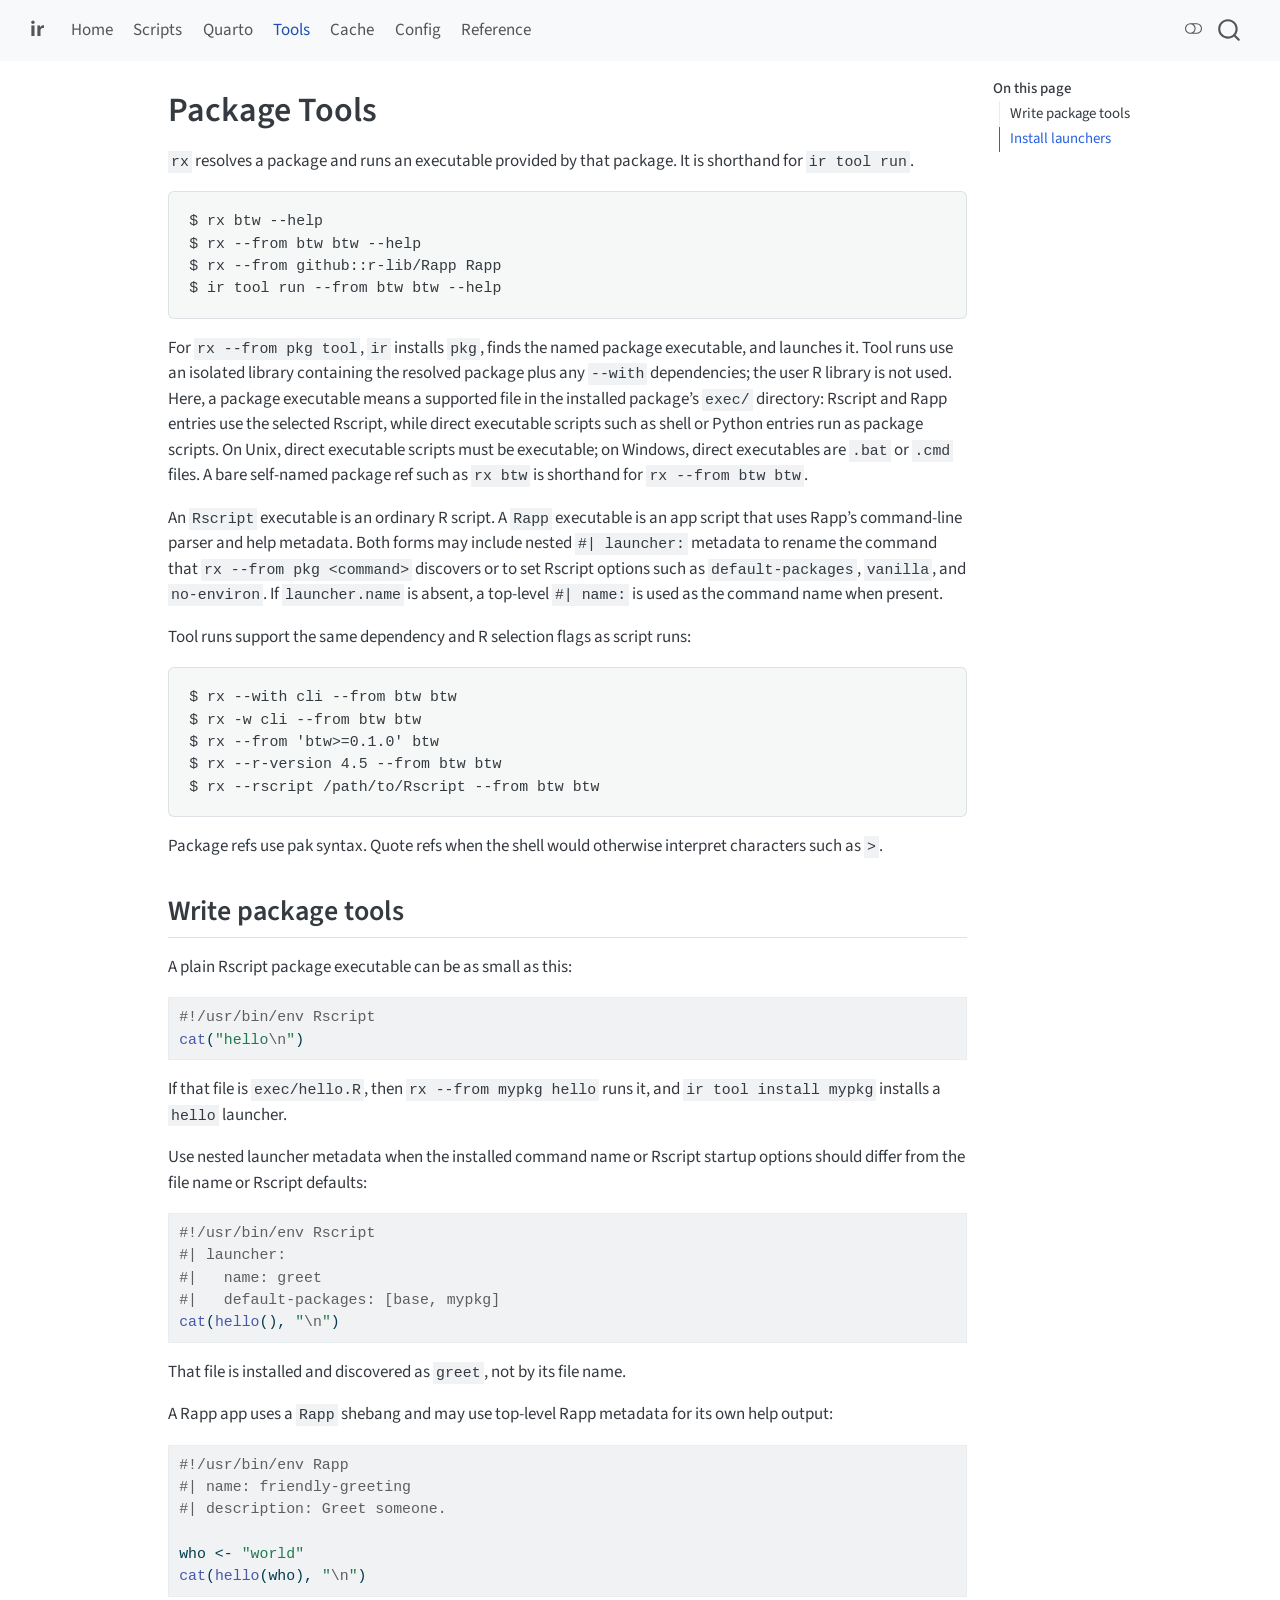
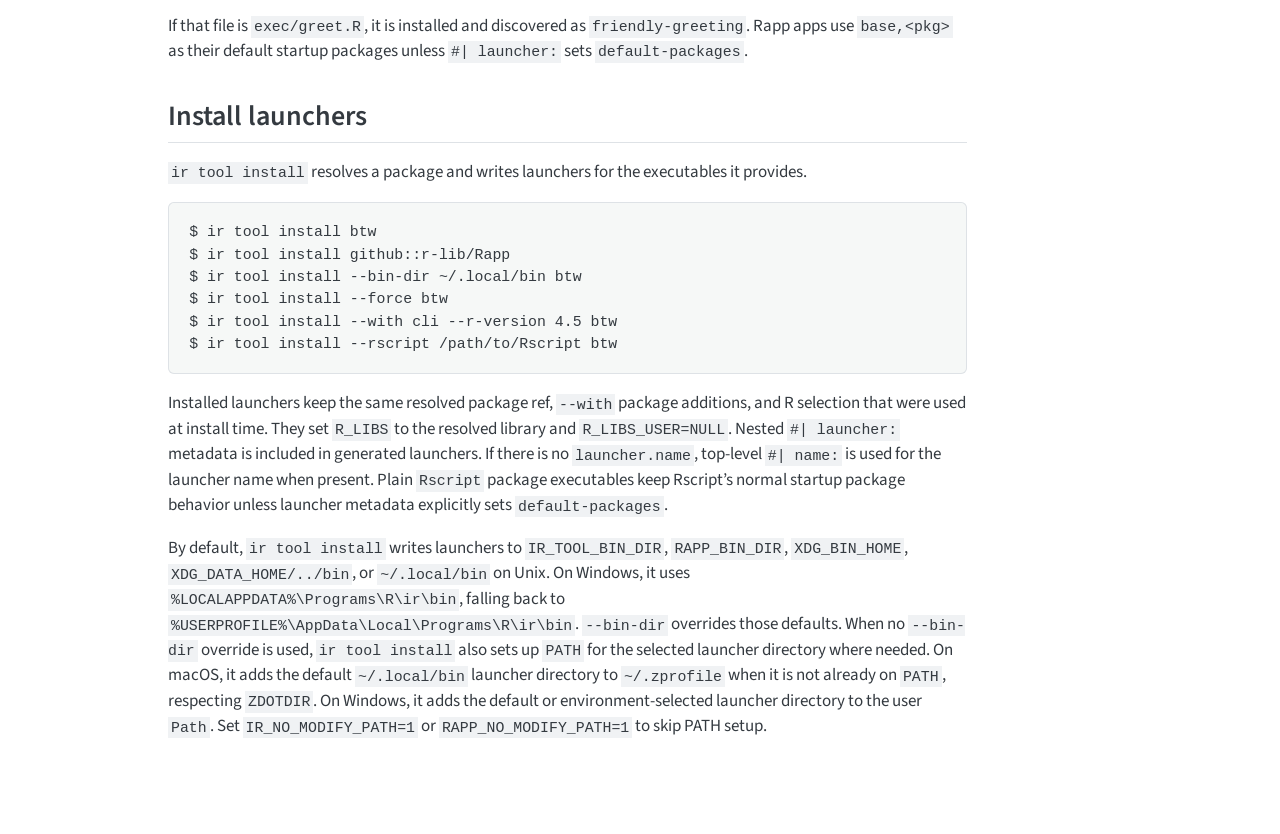
<file: tools.html>
<!DOCTYPE html>
<html xmlns="http://www.w3.org/1999/xhtml" lang="en" xml:lang="en"><head>

<meta charset="utf-8">
<meta name="generator" content="quarto-1.9.38">

<meta name="viewport" content="width=device-width, initial-scale=1.0, user-scalable=yes">


<title>Package Tools – ir</title>
<style>
/* Default styles provided by pandoc.
** See https://pandoc.org/MANUAL.html#variables-for-html for config info.
*/
code{white-space: pre-wrap;}
span.smallcaps{font-variant: small-caps;}
div.columns{display: flex; gap: min(4vw, 1.5em);}
div.column{flex: auto; overflow-x: auto;}
div.hanging-indent{margin-left: 1.5em; text-indent: -1.5em;}
ul.task-list{list-style: none;}
ul.task-list li input[type="checkbox"] {
  width: 0.8em;
  margin: 0 0.8em 0.2em -1em; /* quarto-specific, see https://github.com/quarto-dev/quarto-cli/issues/4556 */ 
  vertical-align: middle;
}
/* CSS for syntax highlighting */
html { -webkit-text-size-adjust: 100%; }
pre > code.sourceCode { white-space: pre; position: relative; }
pre > code.sourceCode > span { display: inline-block; line-height: 1.25; }
pre > code.sourceCode > span:empty { height: 1.2em; }
.sourceCode { overflow: visible; }
code.sourceCode > span { color: inherit; text-decoration: inherit; }
div.sourceCode { margin: 1em 0; }
pre.sourceCode { margin: 0; }
@media screen {
div.sourceCode { overflow: auto; }
}
@media print {
pre > code.sourceCode { white-space: pre-wrap; }
pre > code.sourceCode > span { text-indent: -5em; padding-left: 5em; }
}
pre.numberSource code
  { counter-reset: source-line 0; }
pre.numberSource code > span
  { position: relative; left: -4em; counter-increment: source-line; }
pre.numberSource code > span > a:first-child::before
  { content: counter(source-line);
    position: relative; left: -1em; text-align: right; vertical-align: baseline;
    border: none; display: inline-block;
    -webkit-touch-callout: none; -webkit-user-select: none;
    -khtml-user-select: none; -moz-user-select: none;
    -ms-user-select: none; user-select: none;
    padding: 0 4px; width: 4em;
  }
pre.numberSource { margin-left: 3em;  padding-left: 4px; }
div.sourceCode
  {   }
@media screen {
pre > code.sourceCode > span > a:first-child::before { text-decoration: underline; }
}
</style>


<script src="site_libs/quarto-nav/quarto-nav.js"></script>
<script src="site_libs/quarto-nav/headroom.min.js"></script>
<script src="site_libs/clipboard/clipboard.min.js"></script>
<script src="site_libs/quarto-search/autocomplete.umd.js"></script>
<script src="site_libs/quarto-search/fuse.min.js"></script>
<script src="site_libs/quarto-search/quarto-search.js"></script>
<meta name="quarto:offset" content="./">
<script src="site_libs/quarto-html/quarto.js" type="module"></script>
<script src="site_libs/quarto-html/tabsets/tabsets.js" type="module"></script>
<script src="site_libs/quarto-html/popper.min.js"></script>
<script src="site_libs/quarto-html/tippy.umd.min.js"></script>
<script src="site_libs/quarto-html/anchor.min.js"></script>
<link href="site_libs/quarto-html/tippy.css" rel="stylesheet">
<link href="site_libs/quarto-html/quarto-syntax-highlighting-15634bcf2e68342d4ad2dfa704d543f6.css" rel="stylesheet" class="quarto-color-scheme" id="quarto-text-highlighting-styles">
<link href="site_libs/quarto-html/quarto-syntax-highlighting-dark-0a6b7249c26820e032cb0bd839ff02b1.css" rel="stylesheet" class="quarto-color-scheme quarto-color-alternate" id="quarto-text-highlighting-styles">
<link href="site_libs/quarto-html/quarto-syntax-highlighting-15634bcf2e68342d4ad2dfa704d543f6.css" rel="stylesheet" class="quarto-color-scheme-extra" id="quarto-text-highlighting-styles">
<script src="site_libs/bootstrap/bootstrap.min.js"></script>
<link href="site_libs/bootstrap/bootstrap-icons.css" rel="stylesheet">
<link href="site_libs/bootstrap/bootstrap-0134bf7ea20a951bf8969683a6dbdde6.min.css" rel="stylesheet" append-hash="true" class="quarto-color-scheme" id="quarto-bootstrap" data-mode="light">
<link href="site_libs/bootstrap/bootstrap-dark-7fb2366ea9cfc589a5fa427510273c33.min.css" rel="stylesheet" append-hash="true" class="quarto-color-scheme quarto-color-alternate" id="quarto-bootstrap" data-mode="dark">
<link href="site_libs/bootstrap/bootstrap-0134bf7ea20a951bf8969683a6dbdde6.min.css" rel="stylesheet" append-hash="true" class="quarto-color-scheme-extra" id="quarto-bootstrap" data-mode="light">
<script id="quarto-search-options" type="application/json">{
  "location": "navbar",
  "copy-button": false,
  "collapse-after": 3,
  "panel-placement": "end",
  "type": "overlay",
  "limit": 50,
  "keyboard-shortcut": [
    "f",
    "/",
    "s"
  ],
  "show-item-context": false,
  "language": {
    "search-no-results-text": "No results",
    "search-matching-documents-text": "matching documents",
    "search-copy-link-title": "Copy link to search",
    "search-hide-matches-text": "Hide additional matches",
    "search-more-match-text": "more match in this document",
    "search-more-matches-text": "more matches in this document",
    "search-clear-button-title": "Clear",
    "search-text-placeholder": "",
    "search-detached-cancel-button-title": "Cancel",
    "search-submit-button-title": "Submit",
    "search-label": "Search"
  }
}</script>


<link rel="stylesheet" href="styles.css">
</head>

<body class="nav-fixed quarto-light"><script id="quarto-html-before-body" type="application/javascript">
    const toggleBodyColorMode = (bsSheetEl) => {
      const mode = bsSheetEl.getAttribute("data-mode");
      const bodyEl = window.document.querySelector("body");
      if (mode === "dark") {
        bodyEl.classList.add("quarto-dark");
        bodyEl.classList.remove("quarto-light");
      } else {
        bodyEl.classList.add("quarto-light");
        bodyEl.classList.remove("quarto-dark");
      }
    }
    const toggleBodyColorPrimary = () => {
      const bsSheetEl = window.document.querySelector("link#quarto-bootstrap:not([rel=disabled-stylesheet])");
      if (bsSheetEl) {
        toggleBodyColorMode(bsSheetEl);
      }
    }
    const setColorSchemeToggle = (alternate) => {
      const toggles = window.document.querySelectorAll('.quarto-color-scheme-toggle');
      for (let i=0; i < toggles.length; i++) {
        const toggle = toggles[i];
        if (toggle) {
          if (alternate) {
            toggle.classList.add("alternate");
          } else {
            toggle.classList.remove("alternate");
          }
        }
      }
    };
    const toggleColorMode = (alternate) => {
      // Switch the stylesheets
      const primaryStylesheets = window.document.querySelectorAll('link.quarto-color-scheme:not(.quarto-color-alternate)');
      const alternateStylesheets = window.document.querySelectorAll('link.quarto-color-scheme.quarto-color-alternate');
      manageTransitions('#quarto-margin-sidebar .nav-link', false);
      if (alternate) {
        // note: dark is layered on light, we don't disable primary!
        enableStylesheet(alternateStylesheets);
        for (const sheetNode of alternateStylesheets) {
          if (sheetNode.id === "quarto-bootstrap") {
            toggleBodyColorMode(sheetNode);
          }
        }
      } else {
        disableStylesheet(alternateStylesheets);
        enableStylesheet(primaryStylesheets)
        toggleBodyColorPrimary();
      }
      manageTransitions('#quarto-margin-sidebar .nav-link', true);
      // Switch the toggles
      setColorSchemeToggle(alternate)
      // Hack to workaround the fact that safari doesn't
      // properly recolor the scrollbar when toggling (#1455)
      if (navigator.userAgent.indexOf('Safari') > 0 && navigator.userAgent.indexOf('Chrome') == -1) {
        manageTransitions("body", false);
        window.scrollTo(0, 1);
        setTimeout(() => {
          window.scrollTo(0, 0);
          manageTransitions("body", true);
        }, 40);
      }
    }
    const disableStylesheet = (stylesheets) => {
      for (let i=0; i < stylesheets.length; i++) {
        const stylesheet = stylesheets[i];
        stylesheet.rel = 'disabled-stylesheet';
      }
    }
    const enableStylesheet = (stylesheets) => {
      for (let i=0; i < stylesheets.length; i++) {
        const stylesheet = stylesheets[i];
        if(stylesheet.rel !== 'stylesheet') { // for Chrome, which will still FOUC without this check
          stylesheet.rel = 'stylesheet';
        }
      }
    }
    const manageTransitions = (selector, allowTransitions) => {
      const els = window.document.querySelectorAll(selector);
      for (let i=0; i < els.length; i++) {
        const el = els[i];
        if (allowTransitions) {
          el.classList.remove('notransition');
        } else {
          el.classList.add('notransition');
        }
      }
    }
    const isFileUrl = () => {
      return window.location.protocol === 'file:';
    }
    const hasAlternateSentinel = () => {
      let styleSentinel = getColorSchemeSentinel();
      if (styleSentinel !== null) {
        return styleSentinel === "alternate";
      } else {
        return false;
      }
    }
    const setStyleSentinel = (alternate) => {
      const value = alternate ? "alternate" : "default";
      if (!isFileUrl()) {
        window.localStorage.setItem("quarto-color-scheme", value);
      } else {
        localAlternateSentinel = value;
      }
    }
    const getColorSchemeSentinel = () => {
      if (!isFileUrl()) {
        const storageValue = window.localStorage.getItem("quarto-color-scheme");
        return storageValue != null ? storageValue : localAlternateSentinel;
      } else {
        return localAlternateSentinel;
      }
    }
    const toggleGiscusIfUsed = (isAlternate, darkModeDefault) => {
      const baseTheme = document.querySelector('#giscus-base-theme')?.value ?? 'light';
      const alternateTheme = document.querySelector('#giscus-alt-theme')?.value ?? 'dark';
      let newTheme = '';
      if(authorPrefersDark) {
        newTheme = isAlternate ? baseTheme : alternateTheme;
      } else {
        newTheme = isAlternate ? alternateTheme : baseTheme;
      }
      const changeGiscusTheme = () => {
        // From: https://github.com/giscus/giscus/issues/336
        const sendMessage = (message) => {
          const iframe = document.querySelector('iframe.giscus-frame');
          if (!iframe) return;
          iframe.contentWindow.postMessage({ giscus: message }, 'https://giscus.app');
        }
        sendMessage({
          setConfig: {
            theme: newTheme
          }
        });
      }
      const isGiscussLoaded = window.document.querySelector('iframe.giscus-frame') !== null;
      if (isGiscussLoaded) {
        changeGiscusTheme();
      }
    };
    const authorPrefersDark = false;
    const darkModeDefault = authorPrefersDark;
      document.querySelector('link#quarto-text-highlighting-styles.quarto-color-scheme-extra').rel = 'disabled-stylesheet';
      document.querySelector('link#quarto-bootstrap.quarto-color-scheme-extra').rel = 'disabled-stylesheet';
    let localAlternateSentinel = darkModeDefault ? 'alternate' : 'default';
    // Dark / light mode switch
    window.quartoToggleColorScheme = () => {
      // Read the current dark / light value
      let toAlternate = !hasAlternateSentinel();
      toggleColorMode(toAlternate);
      setStyleSentinel(toAlternate);
      toggleGiscusIfUsed(toAlternate, darkModeDefault);
      window.dispatchEvent(new Event('resize'));
    };
    // Switch to dark mode if need be
    if (hasAlternateSentinel()) {
      toggleColorMode(true);
    } else {
      toggleColorMode(false);
    }
  </script>

<div id="quarto-search-results"></div>
  <header id="quarto-header" class="headroom fixed-top">
    <nav class="navbar navbar-expand-lg " data-bs-theme="dark">
      <div class="navbar-container container-fluid">
      <div class="navbar-brand-container mx-auto">
    <a class="navbar-brand" href="./index.html">
    <span class="navbar-title">ir</span>
    </a>
  </div>
            <div id="quarto-search" class="" title="Search"></div>
          <button class="navbar-toggler" type="button" data-bs-toggle="collapse" data-bs-target="#navbarCollapse" aria-controls="navbarCollapse" role="menu" aria-expanded="false" aria-label="Toggle navigation" onclick="if (window.quartoToggleHeadroom) { window.quartoToggleHeadroom(); }">
  <span class="navbar-toggler-icon"></span>
</button>
          <div class="collapse navbar-collapse" id="navbarCollapse">
            <ul class="navbar-nav navbar-nav-scroll me-auto">
  <li class="nav-item">
    <a class="nav-link" href="./index.html"> 
<span class="menu-text">Home</span></a>
  </li>  
  <li class="nav-item">
    <a class="nav-link" href="./run.html"> 
<span class="menu-text">Scripts</span></a>
  </li>  
  <li class="nav-item">
    <a class="nav-link" href="./quarto.html"> 
<span class="menu-text">Quarto</span></a>
  </li>  
  <li class="nav-item">
    <a class="nav-link active" href="./tools.html" aria-current="page"> 
<span class="menu-text">Tools</span></a>
  </li>  
  <li class="nav-item">
    <a class="nav-link" href="./cache.html"> 
<span class="menu-text">Cache</span></a>
  </li>  
  <li class="nav-item">
    <a class="nav-link" href="./config.html"> 
<span class="menu-text">Config</span></a>
  </li>  
  <li class="nav-item">
    <a class="nav-link" href="./reference.html"> 
<span class="menu-text">Reference</span></a>
  </li>  
</ul>
          </div> <!-- /navcollapse -->
            <div class="quarto-navbar-tools">
  <a href="" class="quarto-color-scheme-toggle quarto-navigation-tool  px-1" onclick="window.quartoToggleColorScheme(); return false;" title="Toggle dark mode"><i class="bi"></i></a>
</div>
      </div> <!-- /container-fluid -->
    </nav>
</header>
<!-- content -->
<div id="quarto-content" class="quarto-container page-columns page-rows-contents page-layout-article page-navbar">
<!-- sidebar -->
<!-- margin-sidebar -->
    <div id="quarto-margin-sidebar" class="sidebar margin-sidebar">
        <nav id="TOC" role="doc-toc" class="toc-active">
    <h2 id="toc-title">On this page</h2>
   
  <ul>
  <li><a href="#write-package-tools" id="toc-write-package-tools" class="nav-link active" data-scroll-target="#write-package-tools">Write package tools</a></li>
  <li><a href="#install-launchers" id="toc-install-launchers" class="nav-link" data-scroll-target="#install-launchers">Install launchers</a></li>
  </ul>
</nav>
    </div>
<!-- main -->
<main class="content" id="quarto-document-content">


<header id="title-block-header" class="quarto-title-block default">
<div class="quarto-title">
<h1 class="title">Package Tools</h1>
</div>



<div class="quarto-title-meta">

    
  
    
  </div>
  


</header>


<p><code>rx</code> resolves a package and runs an executable provided by that package. It is shorthand for <code>ir tool run</code>.</p>
<pre class="console"><code>$ rx btw --help
$ rx --from btw btw --help
$ rx --from github::r-lib/Rapp Rapp
$ ir tool run --from btw btw --help</code></pre>
<p>For <code>rx --from pkg tool</code>, <code>ir</code> installs <code>pkg</code>, finds the named package executable, and launches it. Tool runs use an isolated library containing the resolved package plus any <code>--with</code> dependencies; the user R library is not used. Here, a package executable means a supported file in the installed package’s <code>exec/</code> directory: Rscript and Rapp entries use the selected Rscript, while direct executable scripts such as shell or Python entries run as package scripts. On Unix, direct executable scripts must be executable; on Windows, direct executables are <code>.bat</code> or <code>.cmd</code> files. A bare self-named package ref such as <code>rx btw</code> is shorthand for <code>rx --from btw btw</code>.</p>
<p>An <code>Rscript</code> executable is an ordinary R script. A <code>Rapp</code> executable is an app script that uses Rapp’s command-line parser and help metadata. Both forms may include nested <code>#| launcher:</code> metadata to rename the command that <code>rx --from pkg &lt;command&gt;</code> discovers or to set Rscript options such as <code>default-packages</code>, <code>vanilla</code>, and <code>no-environ</code>. If <code>launcher.name</code> is absent, a top-level <code>#| name:</code> is used as the command name when present.</p>
<p>Tool runs support the same dependency and R selection flags as script runs:</p>
<pre class="console"><code>$ rx --with cli --from btw btw
$ rx -w cli --from btw btw
$ rx --from 'btw&gt;=0.1.0' btw
$ rx --r-version 4.5 --from btw btw
$ rx --rscript /path/to/Rscript --from btw btw</code></pre>
<p>Package refs use pak syntax. Quote refs when the shell would otherwise interpret characters such as <code>&gt;</code>.</p>
<section id="write-package-tools" class="level2">
<h2 class="anchored" data-anchor-id="write-package-tools">Write package tools</h2>
<p>A plain Rscript package executable can be as small as this:</p>
<div class="code-copy-outer-scaffold"><div class="sourceCode" id="cb3"><pre class="sourceCode r code-with-copy"><code class="sourceCode r"><span id="cb3-1"><a href="#cb3-1" aria-hidden="true" tabindex="-1"></a><span class="co">#!/usr/bin/env Rscript</span></span>
<span id="cb3-2"><a href="#cb3-2" aria-hidden="true" tabindex="-1"></a><span class="fu">cat</span>(<span class="st">"hello</span><span class="sc">\n</span><span class="st">"</span>)</span></code></pre></div><button title="Copy to Clipboard" class="code-copy-button"><i class="bi"></i></button></div>
<p>If that file is <code>exec/hello.R</code>, then <code>rx --from mypkg hello</code> runs it, and <code>ir tool install mypkg</code> installs a <code>hello</code> launcher.</p>
<p>Use nested launcher metadata when the installed command name or Rscript startup options should differ from the file name or Rscript defaults:</p>
<div class="code-copy-outer-scaffold"><div class="sourceCode" id="cb4"><pre class="sourceCode r code-with-copy"><code class="sourceCode r"><span id="cb4-1"><a href="#cb4-1" aria-hidden="true" tabindex="-1"></a><span class="co">#!/usr/bin/env Rscript</span></span>
<span id="cb4-2"><a href="#cb4-2" aria-hidden="true" tabindex="-1"></a><span class="co">#| launcher:</span></span>
<span id="cb4-3"><a href="#cb4-3" aria-hidden="true" tabindex="-1"></a><span class="co">#|   name: greet</span></span>
<span id="cb4-4"><a href="#cb4-4" aria-hidden="true" tabindex="-1"></a><span class="co">#|   default-packages: [base, mypkg]</span></span>
<span id="cb4-5"><a href="#cb4-5" aria-hidden="true" tabindex="-1"></a><span class="fu">cat</span>(<span class="fu">hello</span>(), <span class="st">"</span><span class="sc">\n</span><span class="st">"</span>)</span></code></pre></div><button title="Copy to Clipboard" class="code-copy-button"><i class="bi"></i></button></div>
<p>That file is installed and discovered as <code>greet</code>, not by its file name.</p>
<p>A Rapp app uses a <code>Rapp</code> shebang and may use top-level Rapp metadata for its own help output:</p>
<div class="code-copy-outer-scaffold"><div class="sourceCode" id="cb5"><pre class="sourceCode r code-with-copy"><code class="sourceCode r"><span id="cb5-1"><a href="#cb5-1" aria-hidden="true" tabindex="-1"></a><span class="co">#!/usr/bin/env Rapp</span></span>
<span id="cb5-2"><a href="#cb5-2" aria-hidden="true" tabindex="-1"></a><span class="co">#| name: friendly-greeting</span></span>
<span id="cb5-3"><a href="#cb5-3" aria-hidden="true" tabindex="-1"></a><span class="co">#| description: Greet someone.</span></span>
<span id="cb5-4"><a href="#cb5-4" aria-hidden="true" tabindex="-1"></a></span>
<span id="cb5-5"><a href="#cb5-5" aria-hidden="true" tabindex="-1"></a>who <span class="ot">&lt;-</span> <span class="st">"world"</span></span>
<span id="cb5-6"><a href="#cb5-6" aria-hidden="true" tabindex="-1"></a><span class="fu">cat</span>(<span class="fu">hello</span>(who), <span class="st">"</span><span class="sc">\n</span><span class="st">"</span>)</span></code></pre></div><button title="Copy to Clipboard" class="code-copy-button"><i class="bi"></i></button></div>
<p>If that file is <code>exec/greet.R</code>, it is installed and discovered as <code>friendly-greeting</code>. Rapp apps use <code>base,&lt;pkg&gt;</code> as their default startup packages unless <code>#| launcher:</code> sets <code>default-packages</code>.</p>
</section>
<section id="install-launchers" class="level2">
<h2 class="anchored" data-anchor-id="install-launchers">Install launchers</h2>
<p><code>ir tool install</code> resolves a package and writes launchers for the executables it provides.</p>
<pre class="console"><code>$ ir tool install btw
$ ir tool install github::r-lib/Rapp
$ ir tool install --bin-dir ~/.local/bin btw
$ ir tool install --force btw
$ ir tool install --with cli --r-version 4.5 btw
$ ir tool install --rscript /path/to/Rscript btw</code></pre>
<p>Installed launchers keep the same resolved package ref, <code>--with</code> package additions, and R selection that were used at install time. They set <code>R_LIBS</code> to the resolved library and <code>R_LIBS_USER=NULL</code>. Nested <code>#| launcher:</code> metadata is included in generated launchers. If there is no <code>launcher.name</code>, top-level <code>#| name:</code> is used for the launcher name when present. Plain <code>Rscript</code> package executables keep Rscript’s normal startup package behavior unless launcher metadata explicitly sets <code>default-packages</code>.</p>
<p>By default, <code>ir tool install</code> writes launchers to <code>IR_TOOL_BIN_DIR</code>, <code>RAPP_BIN_DIR</code>, <code>XDG_BIN_HOME</code>, <code>XDG_DATA_HOME/../bin</code>, or <code>~/.local/bin</code> on Unix. On Windows, it uses <code>%LOCALAPPDATA%\Programs\R\ir\bin</code>, falling back to <code>%USERPROFILE%\AppData\Local\Programs\R\ir\bin</code>. <code>--bin-dir</code> overrides those defaults. When no <code>--bin-dir</code> override is used, <code>ir tool install</code> also sets up <code>PATH</code> for the selected launcher directory where needed. On macOS, it adds the default <code>~/.local/bin</code> launcher directory to <code>~/.zprofile</code> when it is not already on <code>PATH</code>, respecting <code>ZDOTDIR</code>. On Windows, it adds the default or environment-selected launcher directory to the user <code>Path</code>. Set <code>IR_NO_MODIFY_PATH=1</code> or <code>RAPP_NO_MODIFY_PATH=1</code> to skip PATH setup.</p>


</section>

</main> <!-- /main -->
<script id="quarto-html-after-body" type="application/javascript">
  window.document.addEventListener("DOMContentLoaded", function (event) {
    // Ensure there is a toggle, if there isn't float one in the top right
    if (window.document.querySelector('.quarto-color-scheme-toggle') === null) {
      const a = window.document.createElement('a');
      a.classList.add('top-right');
      a.classList.add('quarto-color-scheme-toggle');
      a.href = "";
      a.onclick = function() { try { window.quartoToggleColorScheme(); } catch {} return false; };
      const i = window.document.createElement("i");
      i.classList.add('bi');
      a.appendChild(i);
      window.document.body.appendChild(a);
    }
    setColorSchemeToggle(hasAlternateSentinel())
    const icon = "";
    const anchorJS = new window.AnchorJS();
    anchorJS.options = {
      placement: 'right',
      icon: icon
    };
    anchorJS.add('.anchored');
    const isCodeAnnotation = (el) => {
      for (const clz of el.classList) {
        if (clz.startsWith('code-annotation-')) {                     
          return true;
        }
      }
      return false;
    }
    const onCopySuccess = function(e) {
      // button target
      const button = e.trigger;
      // don't keep focus
      button.blur();
      // flash "checked"
      button.classList.add('code-copy-button-checked');
      var currentTitle = button.getAttribute("title");
      button.setAttribute("title", "Copied!");
      let tooltip;
      if (window.bootstrap) {
        button.setAttribute("data-bs-toggle", "tooltip");
        button.setAttribute("data-bs-placement", "left");
        button.setAttribute("data-bs-title", "Copied!");
        tooltip = new bootstrap.Tooltip(button, 
          { trigger: "manual", 
            customClass: "code-copy-button-tooltip",
            offset: [0, -8]});
        tooltip.show();    
      }
      setTimeout(function() {
        if (tooltip) {
          tooltip.hide();
          button.removeAttribute("data-bs-title");
          button.removeAttribute("data-bs-toggle");
          button.removeAttribute("data-bs-placement");
        }
        button.setAttribute("title", currentTitle);
        button.classList.remove('code-copy-button-checked');
      }, 1000);
      // clear code selection
      e.clearSelection();
    }
    const getTextToCopy = function(trigger) {
      const outerScaffold = trigger.parentElement.cloneNode(true);
      const codeEl = outerScaffold.querySelector('code');
      for (const childEl of codeEl.children) {
        if (isCodeAnnotation(childEl)) {
          childEl.remove();
        }
      }
      return codeEl.innerText;
    }
    const clipboard = new window.ClipboardJS('.code-copy-button:not([data-in-quarto-modal])', {
      text: getTextToCopy
    });
    clipboard.on('success', onCopySuccess);
    if (window.document.getElementById('quarto-embedded-source-code-modal')) {
      const clipboardModal = new window.ClipboardJS('.code-copy-button[data-in-quarto-modal]', {
        text: getTextToCopy,
        container: window.document.getElementById('quarto-embedded-source-code-modal')
      });
      clipboardModal.on('success', onCopySuccess);
    }
      var localhostRegex = new RegExp(/^(?:http|https):\/\/localhost\:?[0-9]*\//);
      var mailtoRegex = new RegExp(/^mailto:/);
        var filterRegex = new RegExp("https:\/\/t-kalinowski\.github\.io\/ir\/");
      var isInternal = (href) => {
          return filterRegex.test(href) || localhostRegex.test(href) || mailtoRegex.test(href);
      }
      // Inspect non-navigation links and adorn them if external
     var links = window.document.querySelectorAll('a[href]:not(.nav-link):not(.navbar-brand):not(.toc-action):not(.sidebar-link):not(.sidebar-item-toggle):not(.pagination-link):not(.no-external):not([aria-hidden]):not(.dropdown-item):not(.quarto-navigation-tool):not(.about-link)');
      for (var i=0; i<links.length; i++) {
        const link = links[i];
        if (!isInternal(link.href)) {
          // undo the damage that might have been done by quarto-nav.js in the case of
          // links that we want to consider external
          if (link.dataset.originalHref !== undefined) {
            link.href = link.dataset.originalHref;
          }
        }
      }
    function tippyHover(el, contentFn, onTriggerFn, onUntriggerFn) {
      const config = {
        allowHTML: true,
        maxWidth: 500,
        delay: 100,
        arrow: false,
        appendTo: function(el) {
            return el.parentElement;
        },
        interactive: true,
        interactiveBorder: 10,
        theme: 'quarto',
        placement: 'bottom-start',
      };
      if (contentFn) {
        config.content = contentFn;
      }
      if (onTriggerFn) {
        config.onTrigger = onTriggerFn;
      }
      if (onUntriggerFn) {
        config.onUntrigger = onUntriggerFn;
      }
      window.tippy(el, config); 
    }
    const noterefs = window.document.querySelectorAll('a[role="doc-noteref"]');
    for (var i=0; i<noterefs.length; i++) {
      const ref = noterefs[i];
      tippyHover(ref, function() {
        // use id or data attribute instead here
        let href = ref.getAttribute('data-footnote-href') || ref.getAttribute('href');
        try { href = new URL(href).hash; } catch {}
        const id = href.replace(/^#\/?/, "");
        const note = window.document.getElementById(id);
        if (note) {
          return note.innerHTML;
        } else {
          return "";
        }
      });
    }
    const xrefs = window.document.querySelectorAll('a.quarto-xref');
    const processXRef = (id, note) => {
      // Strip column container classes
      const stripColumnClz = (el) => {
        el.classList.remove("page-full", "page-columns");
        if (el.children) {
          for (const child of el.children) {
            stripColumnClz(child);
          }
        }
      }
      stripColumnClz(note)
      if (id === null || id.startsWith('sec-')) {
        // Special case sections, only their first couple elements
        const container = document.createElement("div");
        if (note.children && note.children.length > 2) {
          container.appendChild(note.children[0].cloneNode(true));
          for (let i = 1; i < note.children.length; i++) {
            const child = note.children[i];
            if (child.tagName === "P" && child.innerText === "") {
              continue;
            } else {
              container.appendChild(child.cloneNode(true));
              break;
            }
          }
          if (window.Quarto?.typesetMath) {
            window.Quarto.typesetMath(container);
          }
          return container.innerHTML
        } else {
          if (window.Quarto?.typesetMath) {
            window.Quarto.typesetMath(note);
          }
          return note.innerHTML;
        }
      } else {
        // Remove any anchor links if they are present
        const anchorLink = note.querySelector('a.anchorjs-link');
        if (anchorLink) {
          anchorLink.remove();
        }
        if (window.Quarto?.typesetMath) {
          window.Quarto.typesetMath(note);
        }
        if (note.classList.contains("callout")) {
          return note.outerHTML;
        } else {
          return note.innerHTML;
        }
      }
    }
    for (var i=0; i<xrefs.length; i++) {
      const xref = xrefs[i];
      tippyHover(xref, undefined, function(instance) {
        instance.disable();
        let url = xref.getAttribute('href');
        let hash = undefined; 
        if (url.startsWith('#')) {
          hash = url;
        } else {
          try { hash = new URL(url).hash; } catch {}
        }
        if (hash) {
          const id = hash.replace(/^#\/?/, "");
          const note = window.document.getElementById(id);
          if (note !== null) {
            try {
              const html = processXRef(id, note.cloneNode(true));
              instance.setContent(html);
            } finally {
              instance.enable();
              instance.show();
            }
          } else {
            // See if we can fetch this
            fetch(url.split('#')[0])
            .then(res => res.text())
            .then(html => {
              const parser = new DOMParser();
              const htmlDoc = parser.parseFromString(html, "text/html");
              const note = htmlDoc.getElementById(id);
              if (note !== null) {
                const html = processXRef(id, note);
                instance.setContent(html);
              } 
            }).finally(() => {
              instance.enable();
              instance.show();
            });
          }
        } else {
          // See if we can fetch a full url (with no hash to target)
          // This is a special case and we should probably do some content thinning / targeting
          fetch(url)
          .then(res => res.text())
          .then(html => {
            const parser = new DOMParser();
            const htmlDoc = parser.parseFromString(html, "text/html");
            const note = htmlDoc.querySelector('main.content');
            if (note !== null) {
              // This should only happen for chapter cross references
              // (since there is no id in the URL)
              // remove the first header
              if (note.children.length > 0 && note.children[0].tagName === "HEADER") {
                note.children[0].remove();
              }
              const html = processXRef(null, note);
              instance.setContent(html);
            } 
          }).finally(() => {
            instance.enable();
            instance.show();
          });
        }
      }, function(instance) {
      });
    }
        let selectedAnnoteEl;
        const selectorForAnnotation = ( cell, annotation) => {
          let cellAttr = 'data-code-cell="' + cell + '"';
          let lineAttr = 'data-code-annotation="' +  annotation + '"';
          const selector = 'span[' + cellAttr + '][' + lineAttr + ']';
          return selector;
        }
        const selectCodeLines = (annoteEl) => {
          const doc = window.document;
          const targetCell = annoteEl.getAttribute("data-target-cell");
          const targetAnnotation = annoteEl.getAttribute("data-target-annotation");
          const annoteSpan = window.document.querySelector(selectorForAnnotation(targetCell, targetAnnotation));
          const lines = annoteSpan.getAttribute("data-code-lines").split(",");
          const lineIds = lines.map((line) => {
            return targetCell + "-" + line;
          })
          let top = null;
          let height = null;
          let parent = null;
          if (lineIds.length > 0) {
              //compute the position of the single el (top and bottom and make a div)
              const el = window.document.getElementById(lineIds[0]);
              top = el.offsetTop;
              height = el.offsetHeight;
              parent = el.parentElement.parentElement;
            if (lineIds.length > 1) {
              const lastEl = window.document.getElementById(lineIds[lineIds.length - 1]);
              const bottom = lastEl.offsetTop + lastEl.offsetHeight;
              height = bottom - top;
            }
            if (top !== null && height !== null && parent !== null) {
              // cook up a div (if necessary) and position it 
              let div = window.document.getElementById("code-annotation-line-highlight");
              if (div === null) {
                div = window.document.createElement("div");
                div.setAttribute("id", "code-annotation-line-highlight");
                div.style.position = 'absolute';
                parent.appendChild(div);
              }
              div.style.top = top - 2 + "px";
              div.style.height = height + 4 + "px";
              div.style.left = 0;
              let gutterDiv = window.document.getElementById("code-annotation-line-highlight-gutter");
              if (gutterDiv === null) {
                gutterDiv = window.document.createElement("div");
                gutterDiv.setAttribute("id", "code-annotation-line-highlight-gutter");
                gutterDiv.style.position = 'absolute';
                const codeCell = window.document.getElementById(targetCell);
                const gutter = codeCell.querySelector('.code-annotation-gutter');
                gutter.appendChild(gutterDiv);
              }
              gutterDiv.style.top = top - 2 + "px";
              gutterDiv.style.height = height + 4 + "px";
            }
            selectedAnnoteEl = annoteEl;
          }
        };
        const unselectCodeLines = () => {
          const elementsIds = ["code-annotation-line-highlight", "code-annotation-line-highlight-gutter"];
          elementsIds.forEach((elId) => {
            const div = window.document.getElementById(elId);
            if (div) {
              div.remove();
            }
          });
          selectedAnnoteEl = undefined;
        };
          // Handle positioning of the toggle
      window.addEventListener(
        "resize",
        throttle(() => {
          elRect = undefined;
          if (selectedAnnoteEl) {
            selectCodeLines(selectedAnnoteEl);
          }
        }, 10)
      );
      function throttle(fn, ms) {
      let throttle = false;
      let timer;
        return (...args) => {
          if(!throttle) { // first call gets through
              fn.apply(this, args);
              throttle = true;
          } else { // all the others get throttled
              if(timer) clearTimeout(timer); // cancel #2
              timer = setTimeout(() => {
                fn.apply(this, args);
                timer = throttle = false;
              }, ms);
          }
        };
      }
        // Attach click handler to the DT
        const annoteDls = window.document.querySelectorAll('dt[data-target-cell]');
        for (const annoteDlNode of annoteDls) {
          annoteDlNode.addEventListener('click', (event) => {
            const clickedEl = event.target;
            if (clickedEl !== selectedAnnoteEl) {
              unselectCodeLines();
              const activeEl = window.document.querySelector('dt[data-target-cell].code-annotation-active');
              if (activeEl) {
                activeEl.classList.remove('code-annotation-active');
              }
              selectCodeLines(clickedEl);
              clickedEl.classList.add('code-annotation-active');
            } else {
              // Unselect the line
              unselectCodeLines();
              clickedEl.classList.remove('code-annotation-active');
            }
          });
        }
    const findCites = (el) => {
      const parentEl = el.parentElement;
      if (parentEl) {
        const cites = parentEl.dataset.cites;
        if (cites) {
          return {
            el,
            cites: cites.split(' ')
          };
        } else {
          return findCites(el.parentElement)
        }
      } else {
        return undefined;
      }
    };
    var bibliorefs = window.document.querySelectorAll('a[role="doc-biblioref"]');
    for (var i=0; i<bibliorefs.length; i++) {
      const ref = bibliorefs[i];
      const citeInfo = findCites(ref);
      if (citeInfo) {
        tippyHover(citeInfo.el, function() {
          var popup = window.document.createElement('div');
          citeInfo.cites.forEach(function(cite) {
            var citeDiv = window.document.createElement('div');
            citeDiv.classList.add('hanging-indent');
            citeDiv.classList.add('csl-entry');
            var biblioDiv = window.document.getElementById('ref-' + cite);
            if (biblioDiv) {
              citeDiv.innerHTML = biblioDiv.innerHTML;
            }
            popup.appendChild(citeDiv);
          });
          return popup.innerHTML;
        });
      }
    }
  });
  </script>
</div> <!-- /content -->




</body></html>
</file>
<file: site_libs/quarto-html/tippy.css>
.tippy-box[data-animation=fade][data-state=hidden]{opacity:0}[data-tippy-root]{max-width:calc(100vw - 10px)}.tippy-box{position:relative;background-color:#333;color:#fff;border-radius:4px;font-size:14px;line-height:1.4;white-space:normal;outline:0;transition-property:transform,visibility,opacity}.tippy-box[data-placement^=top]>.tippy-arrow{bottom:0}.tippy-box[data-placement^=top]>.tippy-arrow:before{bottom:-7px;left:0;border-width:8px 8px 0;border-top-color:initial;transform-origin:center top}.tippy-box[data-placement^=bottom]>.tippy-arrow{top:0}.tippy-box[data-placement^=bottom]>.tippy-arrow:before{top:-7px;left:0;border-width:0 8px 8px;border-bottom-color:initial;transform-origin:center bottom}.tippy-box[data-placement^=left]>.tippy-arrow{right:0}.tippy-box[data-placement^=left]>.tippy-arrow:before{border-width:8px 0 8px 8px;border-left-color:initial;right:-7px;transform-origin:center left}.tippy-box[data-placement^=right]>.tippy-arrow{left:0}.tippy-box[data-placement^=right]>.tippy-arrow:before{left:-7px;border-width:8px 8px 8px 0;border-right-color:initial;transform-origin:center right}.tippy-box[data-inertia][data-state=visible]{transition-timing-function:cubic-bezier(.54,1.5,.38,1.11)}.tippy-arrow{width:16px;height:16px;color:#333}.tippy-arrow:before{content:"";position:absolute;border-color:transparent;border-style:solid}.tippy-content{position:relative;padding:5px 9px;z-index:1}
</file>
<file: site_libs/quarto-html/quarto-syntax-highlighting-15634bcf2e68342d4ad2dfa704d543f6.css>
/* quarto syntax highlight colors */
:root {
  --quarto-hl-ot-color: #003B4F;
  --quarto-hl-at-color: #657422;
  --quarto-hl-ss-color: #20794D;
  --quarto-hl-an-color: #5E5E5E;
  --quarto-hl-fu-color: #4758AB;
  --quarto-hl-st-color: #20794D;
  --quarto-hl-cf-color: #003B4F;
  --quarto-hl-op-color: #5E5E5E;
  --quarto-hl-er-color: #AD0000;
  --quarto-hl-bn-color: #AD0000;
  --quarto-hl-al-color: #AD0000;
  --quarto-hl-va-color: #111111;
  --quarto-hl-bu-color: inherit;
  --quarto-hl-ex-color: inherit;
  --quarto-hl-pp-color: #AD0000;
  --quarto-hl-in-color: #5E5E5E;
  --quarto-hl-vs-color: #20794D;
  --quarto-hl-wa-color: #5E5E5E;
  --quarto-hl-do-color: #5E5E5E;
  --quarto-hl-im-color: #00769E;
  --quarto-hl-ch-color: #20794D;
  --quarto-hl-dt-color: #AD0000;
  --quarto-hl-fl-color: #AD0000;
  --quarto-hl-co-color: #5E5E5E;
  --quarto-hl-cv-color: #5E5E5E;
  --quarto-hl-cn-color: #8f5902;
  --quarto-hl-sc-color: #5E5E5E;
  --quarto-hl-dv-color: #AD0000;
  --quarto-hl-kw-color: #003B4F;
}

/* other quarto variables */
:root {
  --quarto-font-monospace: SFMono-Regular, Menlo, Monaco, Consolas, "Liberation Mono", "Courier New", monospace;
}

/* syntax highlight based on Pandoc's rules */
pre > code.sourceCode > span {
  color: #003B4F;
}

code.sourceCode > span {
  color: #003B4F;
}

div.sourceCode,
div.sourceCode pre.sourceCode {
  color: #003B4F;
}

/* Normal */
code span {
  color: #003B4F;
}

/* Alert */
code span.al {
  color: #AD0000;
  font-style: inherit;
}

/* Annotation */
code span.an {
  color: #5E5E5E;
  font-style: inherit;
}

/* Attribute */
code span.at {
  color: #657422;
  font-style: inherit;
}

/* BaseN */
code span.bn {
  color: #AD0000;
  font-style: inherit;
}

/* BuiltIn */
code span.bu {
  font-style: inherit;
}

/* ControlFlow */
code span.cf {
  color: #003B4F;
  font-weight: bold;
  font-style: inherit;
}

/* Char */
code span.ch {
  color: #20794D;
  font-style: inherit;
}

/* Constant */
code span.cn {
  color: #8f5902;
  font-style: inherit;
}

/* Comment */
code span.co {
  color: #5E5E5E;
  font-style: inherit;
}

/* CommentVar */
code span.cv {
  color: #5E5E5E;
  font-style: italic;
}

/* Documentation */
code span.do {
  color: #5E5E5E;
  font-style: italic;
}

/* DataType */
code span.dt {
  color: #AD0000;
  font-style: inherit;
}

/* DecVal */
code span.dv {
  color: #AD0000;
  font-style: inherit;
}

/* Error */
code span.er {
  color: #AD0000;
  font-style: inherit;
}

/* Extension */
code span.ex {
  font-style: inherit;
}

/* Float */
code span.fl {
  color: #AD0000;
  font-style: inherit;
}

/* Function */
code span.fu {
  color: #4758AB;
  font-style: inherit;
}

/* Import */
code span.im {
  color: #00769E;
  font-style: inherit;
}

/* Information */
code span.in {
  color: #5E5E5E;
  font-style: inherit;
}

/* Keyword */
code span.kw {
  color: #003B4F;
  font-weight: bold;
  font-style: inherit;
}

/* Operator */
code span.op {
  color: #5E5E5E;
  font-style: inherit;
}

/* Other */
code span.ot {
  color: #003B4F;
  font-style: inherit;
}

/* Preprocessor */
code span.pp {
  color: #AD0000;
  font-style: inherit;
}

/* SpecialChar */
code span.sc {
  color: #5E5E5E;
  font-style: inherit;
}

/* SpecialString */
code span.ss {
  color: #20794D;
  font-style: inherit;
}

/* String */
code span.st {
  color: #20794D;
  font-style: inherit;
}

/* Variable */
code span.va {
  color: #111111;
  font-style: inherit;
}

/* VerbatimString */
code span.vs {
  color: #20794D;
  font-style: inherit;
}

/* Warning */
code span.wa {
  color: #5E5E5E;
  font-style: italic;
}

.prevent-inlining {
  content: "</";
}

/*# sourceMappingURL=f23921c56f73e400b49028c9186a1aa0.css.map */
</file>
<file: site_libs/quarto-html/quarto-syntax-highlighting-dark-0a6b7249c26820e032cb0bd839ff02b1.css>
/* quarto syntax highlight colors */
:root {
  --quarto-hl-al-color: #f07178;
  --quarto-hl-an-color: #d4d0ab;
  --quarto-hl-at-color: #00e0e0;
  --quarto-hl-bn-color: #d4d0ab;
  --quarto-hl-bu-color: #abe338;
  --quarto-hl-ch-color: #abe338;
  --quarto-hl-co-color: #f8f8f2;
  --quarto-hl-cv-color: #ffd700;
  --quarto-hl-cn-color: #ffd700;
  --quarto-hl-cf-color: #ffa07a;
  --quarto-hl-dt-color: #ffa07a;
  --quarto-hl-dv-color: #d4d0ab;
  --quarto-hl-do-color: #f8f8f2;
  --quarto-hl-er-color: #f07178;
  --quarto-hl-ex-color: #00e0e0;
  --quarto-hl-fl-color: #d4d0ab;
  --quarto-hl-fu-color: #ffa07a;
  --quarto-hl-im-color: #abe338;
  --quarto-hl-in-color: #d4d0ab;
  --quarto-hl-kw-color: #ffa07a;
  --quarto-hl-op-color: #ffa07a;
  --quarto-hl-ot-color: #00e0e0;
  --quarto-hl-pp-color: #dcc6e0;
  --quarto-hl-re-color: #00e0e0;
  --quarto-hl-sc-color: #abe338;
  --quarto-hl-ss-color: #abe338;
  --quarto-hl-st-color: #abe338;
  --quarto-hl-va-color: #00e0e0;
  --quarto-hl-vs-color: #abe338;
  --quarto-hl-wa-color: #dcc6e0;
}

/* other quarto variables */
:root {
  --quarto-font-monospace: SFMono-Regular, Menlo, Monaco, Consolas, "Liberation Mono", "Courier New", monospace;
}

/* syntax highlight based on Pandoc's rules */
pre > code.sourceCode > span {
  color: #f8f8f2;
}

code.sourceCode > span {
  color: #f8f8f2;
}

div.sourceCode,
div.sourceCode pre.sourceCode {
  color: #f8f8f2;
}

/* Normal */
code span {
  color: #f8f8f2;
}

/* Alert */
code span.al {
  color: #f07178;
}

/* Annotation */
code span.an {
  color: #d4d0ab;
}

/* Attribute */
code span.at {
  color: #00e0e0;
}

/* BaseN */
code span.bn {
  color: #d4d0ab;
}

/* BuiltIn */
code span.bu {
  color: #abe338;
}

/* ControlFlow */
code span.cf {
  font-weight: bold;
  color: #ffa07a;
}

/* Char */
code span.ch {
  color: #abe338;
}

/* Constant */
code span.cn {
  color: #ffd700;
}

/* Comment */
code span.co {
  font-style: italic;
  color: #f8f8f2;
}

/* CommentVar */
code span.cv {
  color: #ffd700;
}

/* Documentation */
code span.do {
  color: #f8f8f2;
}

/* DataType */
code span.dt {
  color: #ffa07a;
}

/* DecVal */
code span.dv {
  color: #d4d0ab;
}

/* Error */
code span.er {
  color: #f07178;
  text-decoration: underline;
}

/* Extension */
code span.ex {
  font-weight: bold;
  color: #00e0e0;
}

/* Float */
code span.fl {
  color: #d4d0ab;
}

/* Function */
code span.fu {
  color: #ffa07a;
}

/* Import */
code span.im {
  color: #abe338;
}

/* Information */
code span.in {
  color: #d4d0ab;
}

/* Keyword */
code span.kw {
  font-weight: bold;
  color: #ffa07a;
}

/* Operator */
code span.op {
  color: #ffa07a;
}

/* Other */
code span.ot {
  color: #00e0e0;
}

/* Preprocessor */
code span.pp {
  color: #dcc6e0;
}

/* RegionMarker */
code span.re {
  background-color: #f8f8f2;
  color: #00e0e0;
}

/* SpecialChar */
code span.sc {
  color: #abe338;
}

/* SpecialString */
code span.ss {
  color: #abe338;
}

/* String */
code span.st {
  color: #abe338;
}

/* Variable */
code span.va {
  color: #00e0e0;
}

/* VerbatimString */
code span.vs {
  color: #abe338;
}

/* Warning */
code span.wa {
  color: #dcc6e0;
}

.prevent-inlining {
  content: "</";
}

/*# sourceMappingURL=175367c052bafc98bd680af3479823f0.css.map */
</file>
<file: styles.css>
:root {
  --ir-muted: #52616b;
  --ir-panel: #f6f8f7;
  --ir-help-panel: #f5f8f7;
  --ir-help-border: #d5dfdc;
  --ir-ansi-green: #007f3b;
  --ir-ansi-blue: #2f49a3;
  --ir-ansi-yellow: #7c5f00;
  --ir-ansi-gray: #52616b;
}

body.quarto-dark {
  --ir-muted: #aeb8be;
  --ir-panel: #172026;
  --ir-help-panel: #131c22;
  --ir-help-border: #33424a;
  --ir-ansi-green: #5fe084;
  --ir-ansi-blue: #9eb6ff;
  --ir-ansi-yellow: #ecd46b;
  --ir-ansi-gray: #aeb8be;
}

.navbar-title {
  font-weight: 700;
}

body.quarto-dark .navbar {
  background-color: #111a20;
  box-shadow: inset 0 -1px 0 var(--bs-border-color);
}

.quarto-title-block .subtitle {
  color: var(--ir-muted);
  font-size: 1.15rem;
  max-width: 48rem;
}

pre {
  border-radius: 6px;
}

pre.console,
pre.ir-cli-help {
  box-shadow: inset 0 0 0 1px var(--bs-border-color);
  color: var(--bs-body-color);
  padding: 1rem;
}

pre.console {
  background-color: var(--ir-panel);
}

pre.ir-cli-help {
  background-color: var(--ir-help-panel);
  border-color: var(--ir-help-border);
  font-family:
    ui-monospace, SFMono-Regular, Menlo, Monaco, Consolas, "Liberation Mono",
    monospace;
  font-weight: 500;
}

pre.ir-cli-help span[style*="#00BB00"] {
  color: var(--ir-ansi-green) !important;
}

pre.ir-cli-help span[style*="#5555FF"],
pre.ir-cli-help span[style*="#00BBBB"] {
  color: var(--ir-ansi-blue) !important;
}

pre.ir-cli-help span[style*="#BBBB00"] {
  color: var(--ir-ansi-yellow) !important;
}

pre.ir-cli-help span[style*="#555555"] {
  color: var(--ir-ansi-gray) !important;
}

pre.console code,
pre.ir-cli-help code {
  background-color: transparent;
  color: inherit;
}

code {
  color: inherit;
}

.callout {
  border-radius: 6px;
}
</file>
